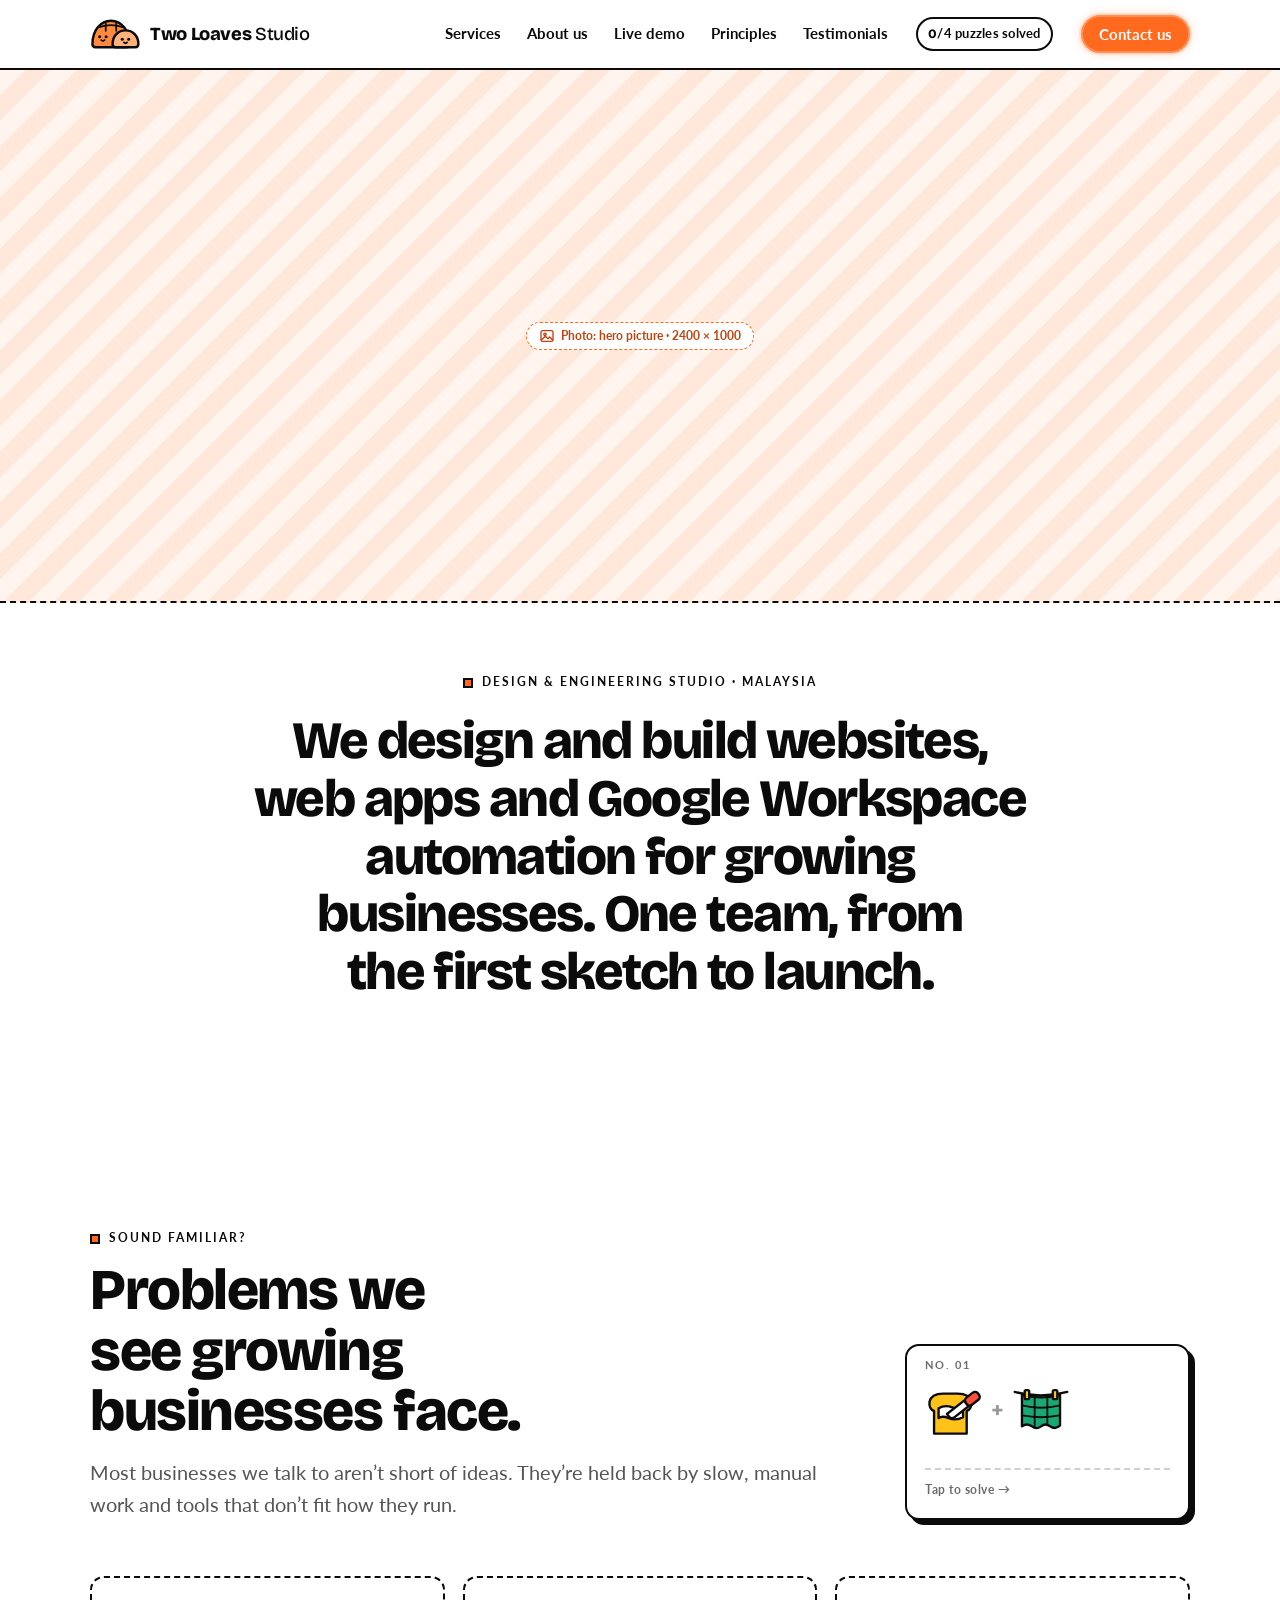
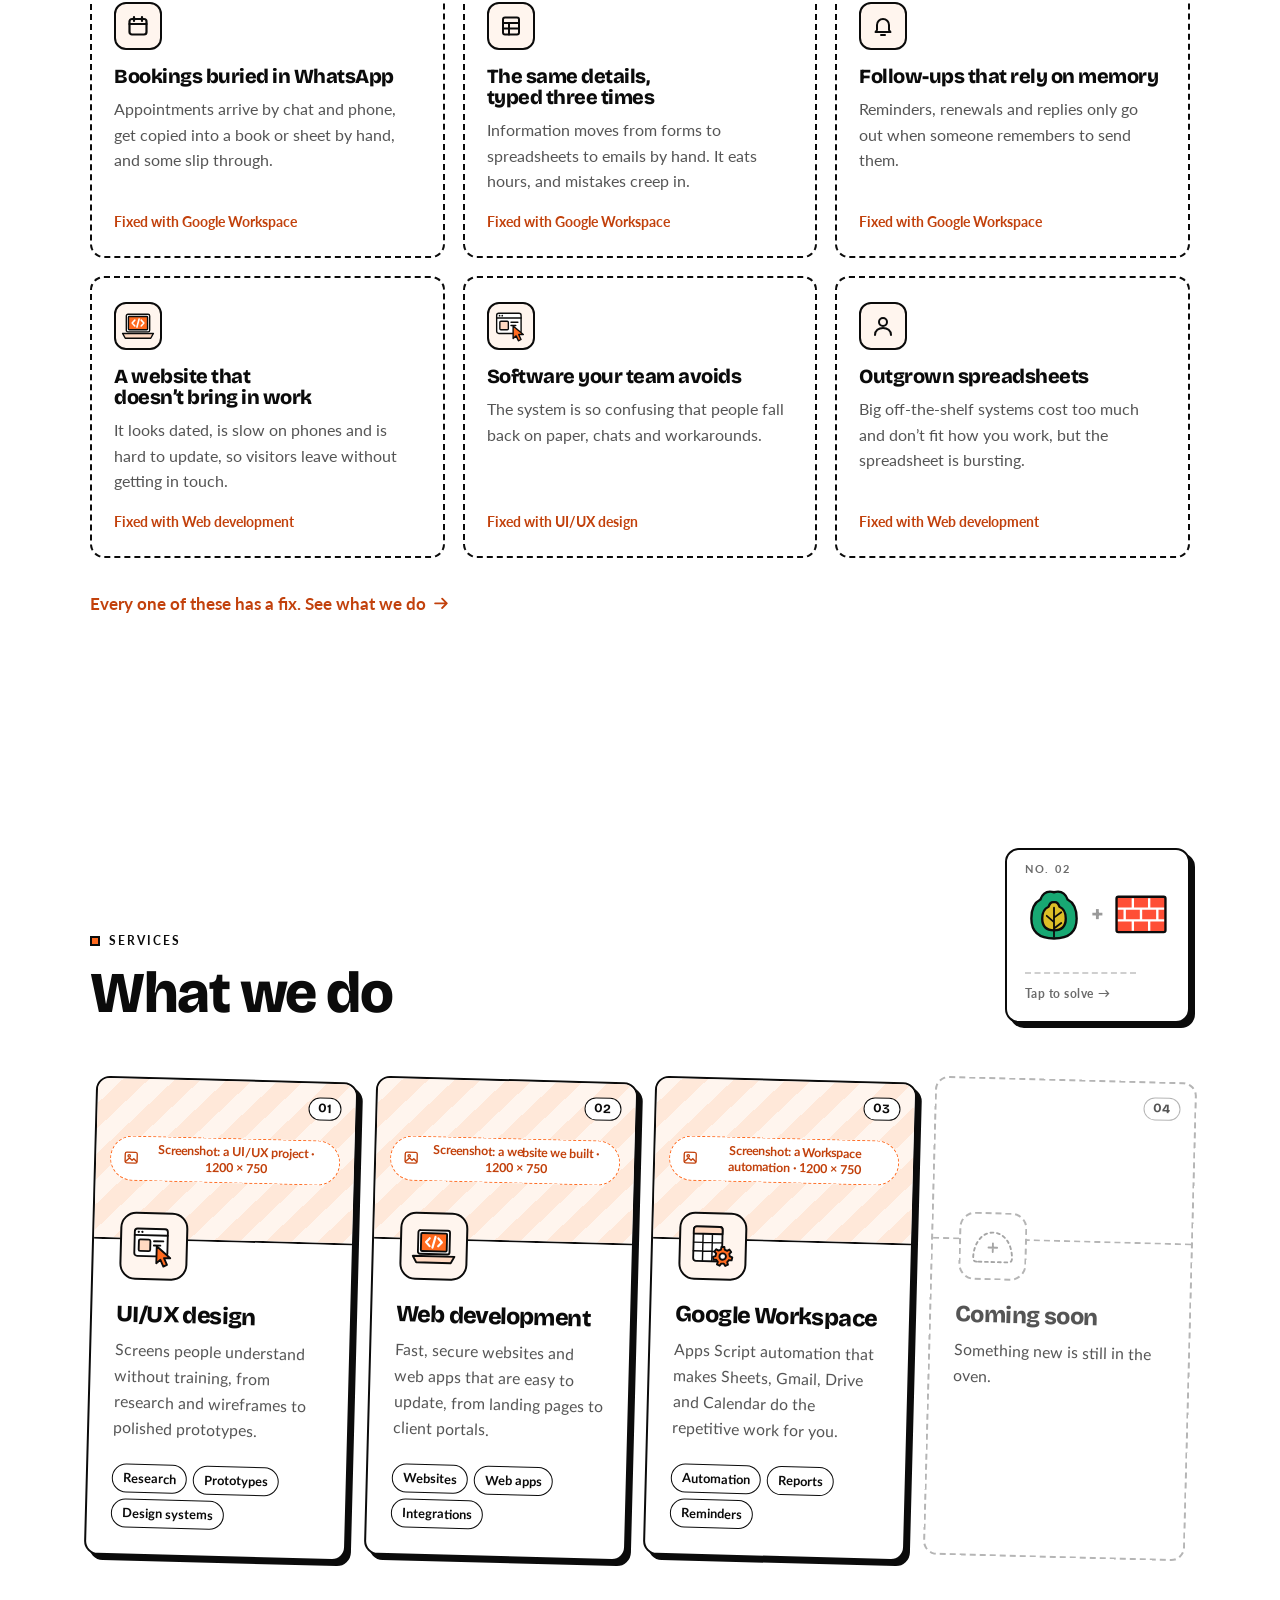
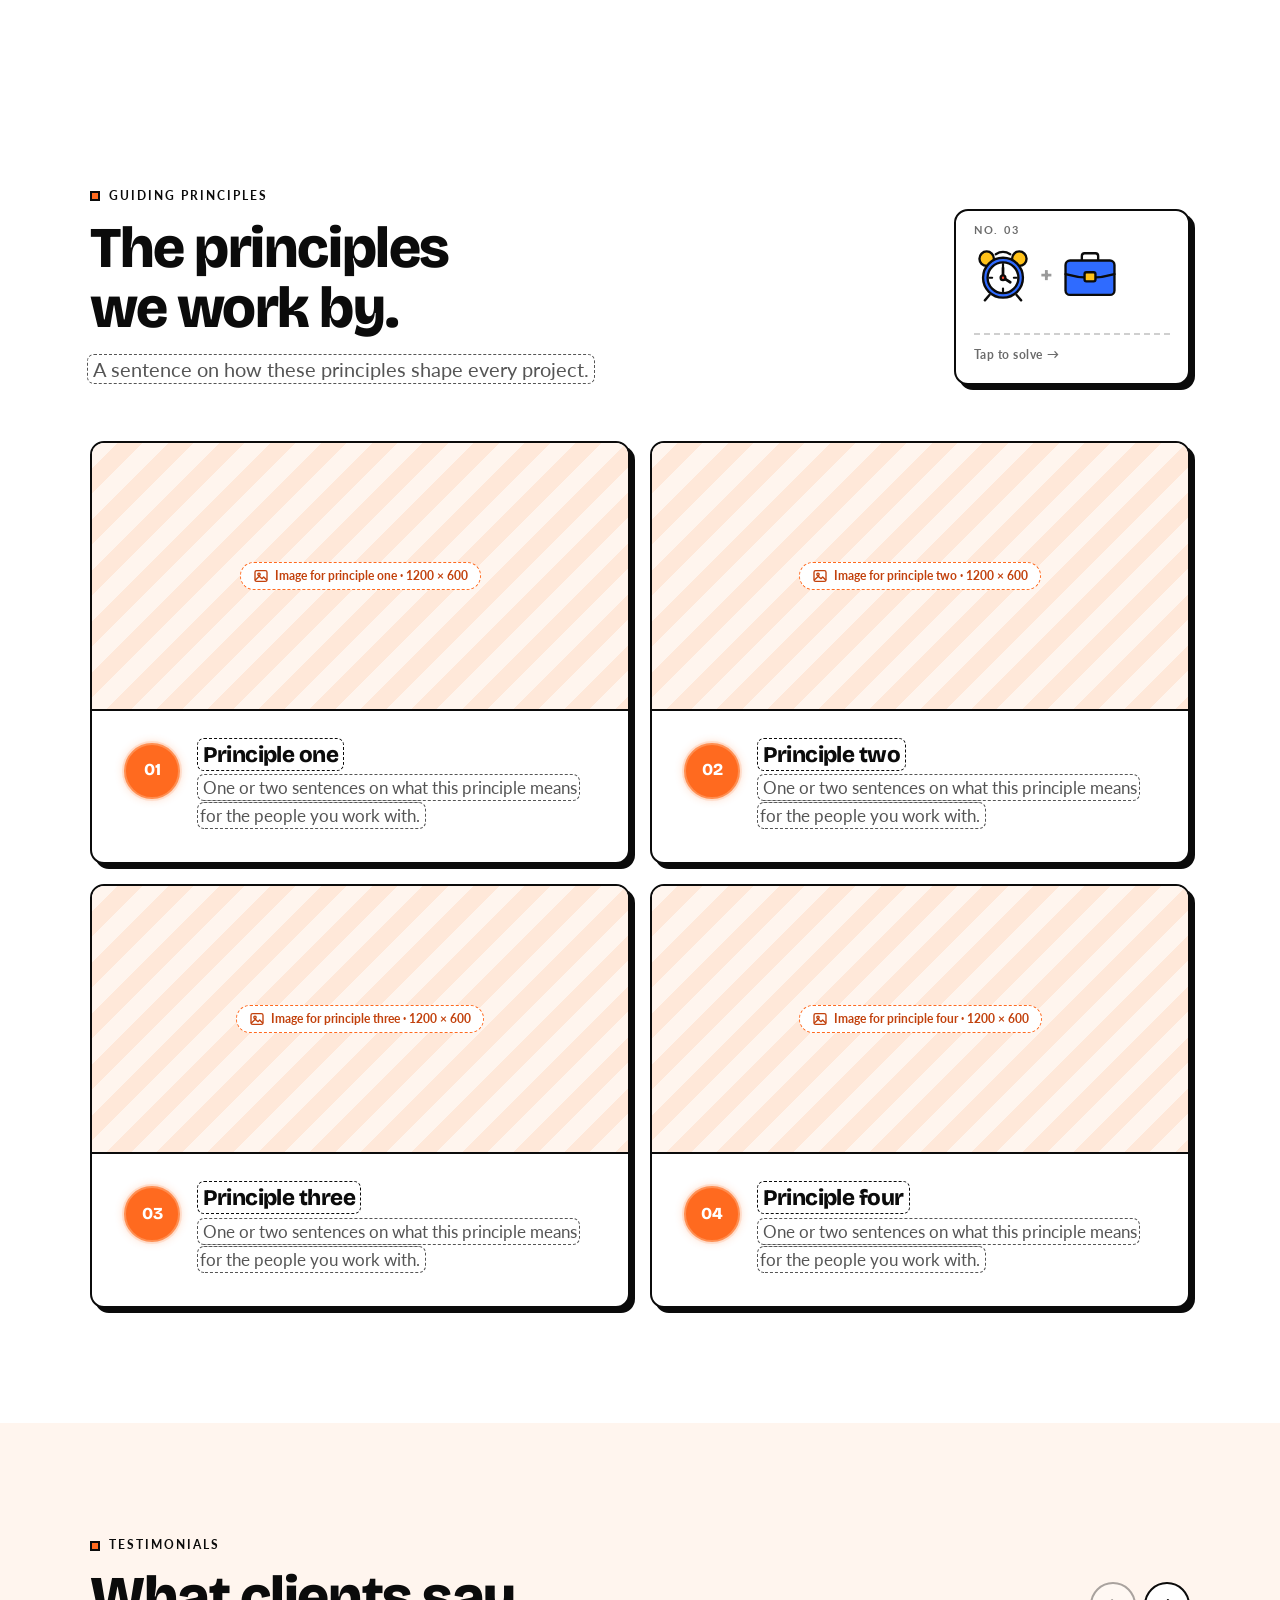
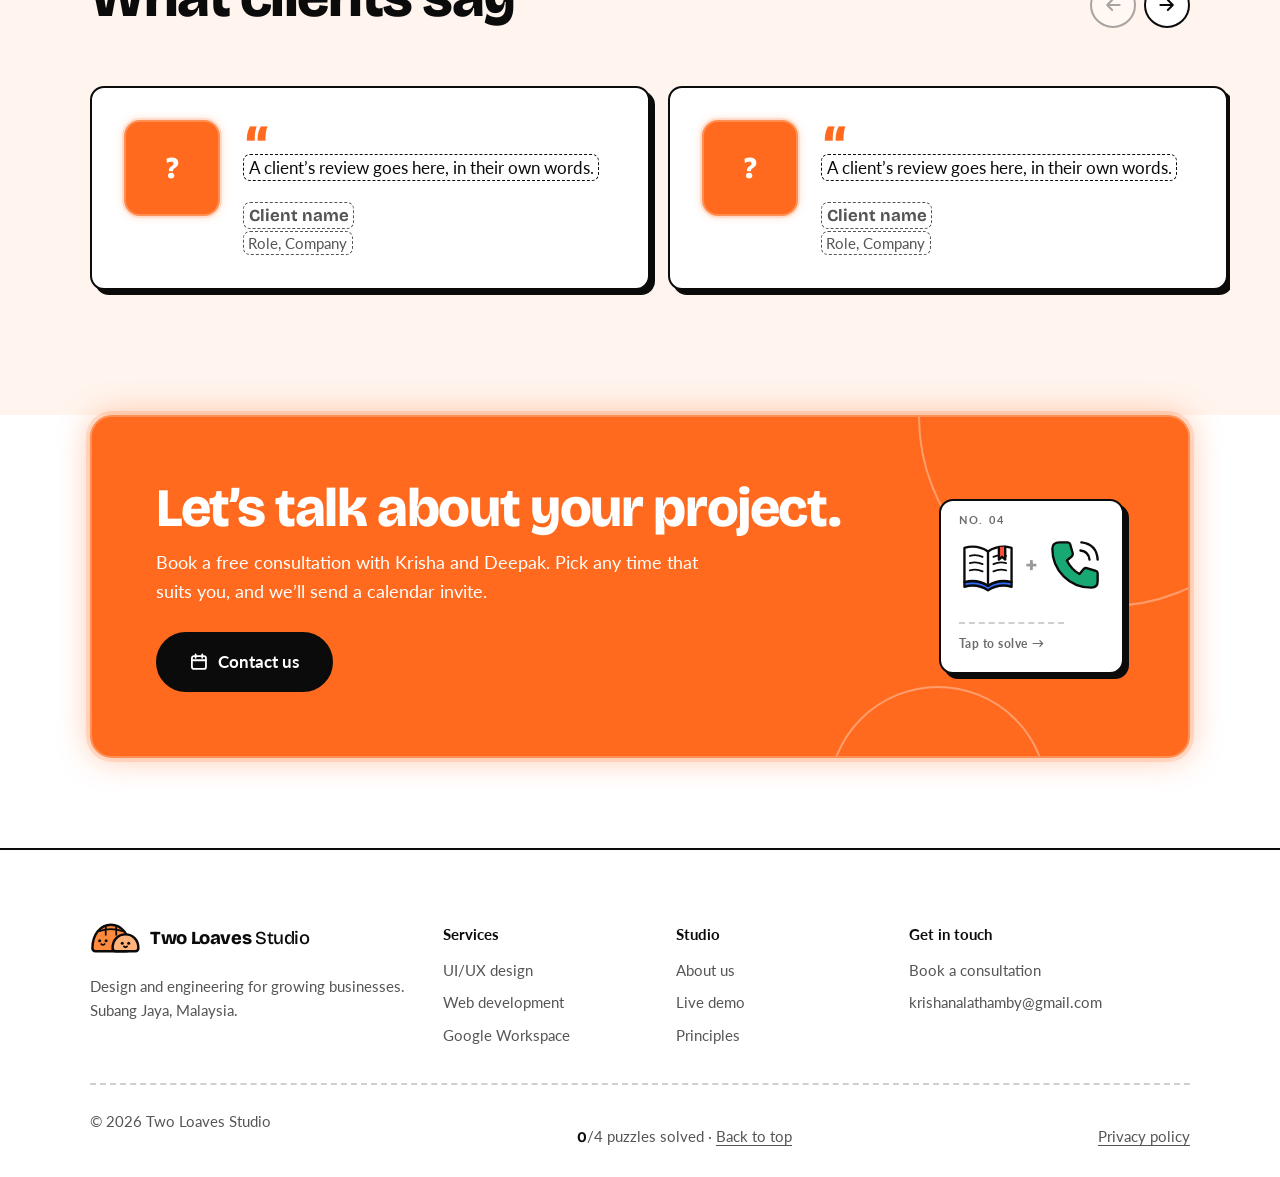
<file: index.html>
<!doctype html>
<html lang="en-MY">
<head>
  <meta charset="utf-8">
  <meta name="viewport" content="width=device-width, initial-scale=1">
  <title>Two Loaves Studio | UI/UX design, web development and Google Workspace</title>
  <meta name="description" content="Two Loaves Studio is a design and engineering studio in Malaysia. We design and build websites, web apps and Google Workspace automation for growing businesses.">
  <meta property="og:type" content="website">
  <meta property="og:title" content="Two Loaves Studio | UI/UX design, web development and Google Workspace">
  <meta property="og:description" content="Two Loaves Studio is a design and engineering studio in Malaysia. We design and build websites, web apps and Google Workspace automation for growing businesses.">
  <meta name="theme-color" content="#ffffff">
  <script>document.documentElement.classList.add('js');</script>
  <link rel="icon" href="favicon.svg" type="image/svg+xml">
  <link rel="preconnect" href="https://fonts.googleapis.com">
  <link rel="preconnect" href="https://fonts.gstatic.com" crossorigin>
  <link rel="stylesheet" href="https://fonts.googleapis.com/css2?family=Bricolage+Grotesque:opsz,wght@12..96,400..800&family=Lato:ital,wght@0,400;0,700;0,900;1,400&display=swap">
  <link rel="stylesheet" href="css/styles.css">
</head>
<body>
<a class="skip" href="#main">Skip to content</a>

<!-- Icons: ink outlines, orange inside. Pictograms (p-*) are the rebus puzzle pictures -->
<svg class="sprite" xmlns="http://www.w3.org/2000/svg" aria-hidden="true" focusable="false">
  <symbol id="mark" viewBox="1 20 62 39" fill="none" stroke="currentColor" stroke-width="3" stroke-linecap="round" stroke-linejoin="round">
    <path fill="#ff8a3d" d="M8 56Q4 56 4 52C4 35 14 23 27 23C40 23 50 35 50 52Q50 56 46 56Z"/>
    <path stroke-width="2.2" d="M12.5 31Q27 26 41.5 31M20.5 25.5V35.5M33.5 25.5V35.5"/>
    <g fill="currentColor" stroke="none"><circle cx="13" cy="43" r="1.9"/><circle cx="21" cy="43" r="1.9"/></g>
    <path stroke-width="2.2" d="M15 47Q17 49 19 47"/>
    <path fill="#ffb27a" d="M33 56Q29 56 29 52C29 42 36 35 45 35C54 35 61 42 61 52Q61 56 57 56Z"/>
    <g fill="currentColor" stroke="none"><circle cx="41" cy="46" r="1.9"/><circle cx="49" cy="46" r="1.9"/></g>
    <path stroke-width="2.2" d="M43 50Q45 52 47 50"/>
  </symbol>
  <symbol id="s-ux" viewBox="0 0 64 64" fill="none" stroke="currentColor" stroke-width="2.6" stroke-linecap="round" stroke-linejoin="round">
    <rect fill="#fff" x="5" y="8" width="46" height="38" rx="4"/>
    <path d="M5 17H51"/>
    <g fill="currentColor" stroke="none"><circle cx="10.5" cy="12.5" r="1.6"/><circle cx="15.5" cy="12.5" r="1.6"/></g>
    <rect fill="#ffd9c2" x="11" y="23" width="16" height="16" rx="2"/>
    <path d="M32 25H45M32 31H41"/>
    <path fill="#ff6a1f" d="M36 32V55.6L41.6 50.6L45.9 59.9L50.9 57.4L46.5 48.1H55.2Z"/>
  </symbol>
  <symbol id="s-web" viewBox="0 0 64 64" fill="none" stroke="currentColor" stroke-width="2.6" stroke-linecap="round" stroke-linejoin="round">
    <rect fill="#fff" x="10" y="10" width="44" height="33" rx="3"/>
    <rect fill="#ff6a1f" x="14" y="14" width="36" height="25" rx="1.5"/>
    <path stroke="#fff" stroke-width="3" d="M26 21L21 26.5L26 32M38 21L43 26.5L38 32M34 19L30 34"/>
    <path fill="#ffd9c2" d="M3 46H61L56 55H8Z"/>
  </symbol>
  <symbol id="s-auto" viewBox="0 0 64 64" fill="none" stroke="currentColor" stroke-width="2.6" stroke-linecap="round" stroke-linejoin="round">
    <rect fill="#fff" x="5" y="5" width="40" height="48" rx="4"/>
    <path fill="#ffd9c2" d="M9 5H41Q45 5 45 9V15H5V9Q5 5 9 5Z"/>
    <path stroke-width="2" d="M5 27H45M5 39H45M18 15V53M31 15V53"/>
    <g transform="translate(30 30) scale(.5)" stroke-width="5.2">
      <path fill="#ff6a1f" d="M26.8 12.7L27.8 5.3L36.2 5.3L37.2 12.7L43.9 15.9L50.2 12.1L55.5 18.7L50.3 24L52 31.3L58.9 33.8L57.1 42.1L49.7 41.3L45 47.2L47.4 54.2L39.8 57.9L35.7 51.7L28.3 51.7L24.2 57.9L16.6 54.2L19 47.2L14.3 41.3L6.9 42.1L5.1 33.8L12 31.3L13.7 24L8.5 18.7L13.8 12.1L20.1 15.9Z"/>
      <circle fill="#fff" cx="32" cy="32" r="9"/>
    </g>
  </symbol>
  <symbol id="s-cal" viewBox="0 0 64 64" fill="none" stroke="currentColor" stroke-width="2.6" stroke-linecap="round" stroke-linejoin="round">
    <rect fill="#fff" x="6" y="10" width="52" height="47" rx="4"/>
    <path fill="#ff6a1f" d="M10 10H54Q58 10 58 14V21H6V14Q6 10 10 10Z"/>
    <path stroke-width="4" d="M19 5V14M45 5V14"/>
    <rect fill="#ffd9c2" x="33" y="34" width="9" height="9" rx="2"/>
    <g fill="currentColor" stroke="none"><circle cx="17" cy="29" r="2.4"/><circle cx="27" cy="29" r="2.4"/><circle cx="37.5" cy="29" r="2.4"/><circle cx="47" cy="29" r="2.4"/><circle cx="17" cy="38.5" r="2.4"/><circle cx="27" cy="38.5" r="2.4"/><circle cx="47" cy="38.5" r="2.4"/><circle cx="17" cy="48" r="2.4"/><circle cx="27" cy="48" r="2.4"/><circle cx="37.5" cy="48" r="2.4"/></g>
  </symbol>
  <symbol id="s-soon" viewBox="0 0 64 64" fill="none" stroke="currentColor" stroke-width="2.6" stroke-linecap="round" stroke-linejoin="round" stroke-dasharray="4 5">
    <path d="M10 54Q5 54 5 49C5 29 16 13 32 13C48 13 59 29 59 49Q59 54 54 54Z"/>
    <path stroke-dasharray="none" d="M32 28V40M26 34H38"/>
  </symbol>
  <symbol id="i-arrow" viewBox="0 0 24 24" fill="none" stroke="currentColor" stroke-width="2.4" stroke-linecap="round" stroke-linejoin="round">
    <path d="M4 12H19M13 6L19 12L13 18"/>
  </symbol>
  <symbol id="i-out" viewBox="0 0 24 24" fill="none" stroke="currentColor" stroke-width="2.2" stroke-linecap="round" stroke-linejoin="round">
    <path d="M14 4H20V10M20 4L11 13M18 14V20H4V6H10"/>
  </symbol>
  <symbol id="i-cal" viewBox="0 0 24 24" fill="none" stroke="currentColor" stroke-width="2.2" stroke-linecap="round" stroke-linejoin="round">
    <rect x="3.5" y="5" width="17" height="15.5" rx="2.5"/>
    <path d="M3.5 10H20.5M8 3V7M16 3V7"/>
  </symbol>
  <symbol id="i-check" viewBox="0 0 24 24" fill="none" stroke="currentColor" stroke-width="2.6" stroke-linecap="round" stroke-linejoin="round">
    <path d="M5 12.5L10 17.5L19 7"/>
  </symbol>
  <symbol id="i-sheet" viewBox="0 0 24 24" fill="none" stroke="currentColor" stroke-width="2" stroke-linecap="round" stroke-linejoin="round">
    <rect x="4" y="3.5" width="16" height="17" rx="2"/><path d="M4 9H20M4 14.5H20M10 9V20.5"/>
  </symbol>
  <symbol id="i-user" viewBox="0 0 24 24" fill="none" stroke="currentColor" stroke-width="2" stroke-linecap="round" stroke-linejoin="round">
    <circle cx="12" cy="8" r="4"/><path d="M4 21C4 16.6 7.6 14 12 14S20 16.6 20 21"/>
  </symbol>
  <symbol id="i-mail" viewBox="0 0 24 24" fill="none" stroke="currentColor" stroke-width="2" stroke-linecap="round" stroke-linejoin="round">
    <rect x="3" y="5" width="18" height="14" rx="2"/><path d="M3.5 6.5L12 13L20.5 6.5"/>
  </symbol>
  <symbol id="i-image" viewBox="0 0 24 24" fill="none" stroke="currentColor" stroke-width="2" stroke-linecap="round" stroke-linejoin="round">
    <rect x="3" y="4" width="18" height="16" rx="2.5"/><circle cx="9" cy="9.5" r="1.8"/><path d="M3.5 18L9.5 12.5L13.5 16L16 13.5L20.5 18"/>
  </symbol>
  <symbol id="i-bell" viewBox="0 0 24 24" fill="none" stroke="currentColor" stroke-width="2" stroke-linecap="round" stroke-linejoin="round">
    <path d="M6 16V11A6 6 0 0 1 18 11V16L19.5 18H4.5Z"/><path d="M10 21H14"/>
  </symbol>
  <symbol id="p-knife" viewBox="0 0 64 64" fill="none" stroke="currentColor" stroke-width="2.6" stroke-linecap="round" stroke-linejoin="round">
    <path fill="#ffc21a" d="M10 58V33Q4 31 5 23Q7 14 20 14H36Q49 14 51 23Q52 31 46 33V58Z"/>
    <path style="fill:var(--w,#fff)" d="M15 30Q22 26 30 29Q38 32 42 29V40Q34 44 26 41Q19 38 15 41Z"/>
    <g transform="rotate(-38 44 26)">
      <path style="fill:var(--w,#fff)" d="M22 22H46V30H27Q22 30 22 26Z"/>
      <rect fill="#ff4f36" x="46" y="21" width="17" height="10" rx="4"/>
    </g>
  </symbol>
  <symbol id="p-sheet" viewBox="0 0 64 64" fill="none" stroke="currentColor" stroke-width="2.6" stroke-linecap="round" stroke-linejoin="round">
    <path d="M3 12Q32 20 61 12"/>
    <path fill="#18a873" d="M11 15Q32 21 53 15V49Q48 54 42 50Q37 46 32 50Q27 54 22 50Q16 46 11 50Z"/>
    <path stroke-width="2" d="M25 18V51.5M39 18V48.5M11 27Q32 32 53 27M11 38Q32 42 53 38"/>
    <rect fill="#ffc21a" x="14" y="10" width="5" height="10" rx="1.5"/>
    <rect fill="#ffc21a" x="45" y="10" width="5" height="10" rx="1.5"/>
  </symbol>
  <symbol id="p-lettuce" viewBox="0 0 64 64" fill="none" stroke="currentColor" stroke-width="2.6" stroke-linecap="round" stroke-linejoin="round">
    <path fill="#18a873" d="M32 59Q7 59 7 37Q7 21 17 16Q21 5 32 8Q43 5 47 16Q57 21 57 37Q57 59 32 59Z"/>
    <path fill="#ffc21a" fill-opacity=".85" d="M32 50Q19 50 19 37Q19 27 26 24Q28 18 32 19Q36 18 38 24Q45 27 45 37Q45 50 32 50Z"/>
    <path stroke-width="2" d="M32 57V25M32 41L24 34M32 36L40 30M32 48L40 42"/>
  </symbol>
  <symbol id="p-bricks" viewBox="0 0 64 64" fill="none" stroke="currentColor" stroke-width="2.6" stroke-linecap="round" stroke-linejoin="round">
    <rect fill="#ff4f36" x="5" y="13" width="54" height="39" rx="2"/>
    <path stroke="#fff" stroke-width="2.6" stroke-linecap="butt" d="M6.5 26H57.5M6.5 39H57.5M23 14.5V26M41 14.5V26M14 26V39M32 26V39M50 26V39M23 39V50.5M41 39V50.5"/>
  </symbol>
  <symbol id="p-glass" viewBox="0 0 64 64" fill="none" stroke="currentColor" stroke-width="2.6" stroke-linecap="round" stroke-linejoin="round">
    <path fill="#ffc21a" stroke="none" d="M15.6 15H48.4L44.9 58H19.1Z"/>
    <path stroke-width="2" d="M15.6 15H48.4"/>
    <g style="fill:var(--w,#fff)" stroke-width="2"><circle cx="27" cy="33" r="2.5"/><circle cx="37" cy="26" r="2"/><circle cx="33" cy="45" r="2.5"/></g>
    <path d="M14 5H50L45 59H19Z"/>
  </symbol>
  <symbol id="p-stack" viewBox="0 0 64 64" fill="none" stroke="currentColor" stroke-width="2.6" stroke-linecap="round" stroke-linejoin="round">
    <path d="M2 58H62"/>
    <ellipse fill="#ffc21a" cx="32" cy="49" rx="27" ry="7"/>
    <ellipse fill="#ffc21a" cx="32" cy="39" rx="27" ry="7"/>
    <ellipse fill="#ffc21a" cx="32" cy="29" rx="27" ry="7"/>
    <path fill="#ff4f36" d="M14 29Q20 24 32 24Q44 24 50 29Q46 33 42 31Q40 37 37 32Q30 36 26 32Q22 35 20 31Q16 33 14 29Z"/>
    <rect style="fill:var(--w,#fff)" x="26" y="17" width="12" height="8" rx="1.5"/>
  </symbol>
  <symbol id="p-case" viewBox="0 0 64 64" fill="none" stroke="currentColor" stroke-width="2.6" stroke-linecap="round" stroke-linejoin="round">
    <path d="M23 16V11Q23 8 26 8H38Q41 8 41 11V16"/>
    <rect fill="#2f6bff" x="5" y="16" width="54" height="38" rx="5"/>
    <path d="M5 31Q32 39 59 31"/>
    <rect fill="#ffc21a" x="26" y="29" width="12" height="10" rx="2"/>
  </symbol>
  <symbol id="p-clock" viewBox="0 0 64 64" fill="none" stroke="currentColor" stroke-width="2.6" stroke-linecap="round" stroke-linejoin="round">
    <path d="M24 9Q32 4 40 9"/>
    <path d="M17 54L12 60M47 54L52 60"/>
    <circle fill="#ffc21a" cx="14" cy="14" r="8"/>
    <circle fill="#ffc21a" cx="50" cy="14" r="8"/>
    <circle fill="#2f6bff" cx="32" cy="35" r="22"/>
    <circle style="fill:var(--w,#fff)" cx="32" cy="35" r="17"/>
    <path stroke-width="2.4" d="M32 20V23M32 47V50M17 35H20M44 35H47"/>
    <path stroke-width="3" d="M32 35V24M32 35L40 40"/>
    <circle fill="#ff4f36" cx="32" cy="35" r="2.6"/>
  </symbol>
  <symbol id="p-book" viewBox="0 0 64 64" fill="none" stroke="currentColor" stroke-width="2.6" stroke-linecap="round" stroke-linejoin="round">
    <path fill="#2f6bff" d="M6 51Q20 47 32 55Q44 47 58 51V56Q44 52 32 60Q20 52 6 56Z"/>
    <path style="fill:var(--w,#fff)" d="M32 17Q20 9 6 13V51Q20 47 32 55Q44 47 58 51V13Q44 9 32 17Z"/>
    <path d="M32 17V55"/>
    <path stroke-width="2" d="M12 22Q19 20 26 23M12 30Q19 28 26 31M12 38Q19 36 26 39M38 23Q45 20 52 22M38 31Q45 28 52 30M38 39Q45 36 52 38"/>
    <path fill="#ff4f36" d="M44 12.2V26L47.5 23L51 26V11.8"/>
  </symbol>
  <symbol id="p-phone" viewBox="0 0 64 64" fill="none" stroke="currentColor" stroke-width="2.6" stroke-linecap="round" stroke-linejoin="round">
    <path d="M38 16Q47 17 48 26M39 7Q56 9 57 26"/>
    <path fill="#18a873" d="M15 7H24Q26 7 26.6 9L29.5 19Q30 21 28.5 22.5L23 27Q28 37 37 42L41.5 36.5Q43 35 45 35.5L55 38.4Q57 39 57 41V50Q57 57 50 57Q32 57 19.5 44.5Q7 32 7 14Q7 7 15 7Z"/>
  </symbol>
</svg>

<header class="nav">
  <div class="wrap nav__in">
    <a class="brand" href="#top">
      <svg class="brand__mark" aria-hidden="true"><use href="#mark"/></svg>
      <span>Two Loaves <span class="brand__sub">Studio</span></span>
    </a>
    <nav class="nav__links" aria-label="Sections">
      <a href="#services">Services</a>
      <a href="about.html">About us</a>
      <a href="demo.html">Live demo</a>
      <a href="#principles">Principles</a>
      <a href="#testimonials">Testimonials</a>
    </nav>
    <p class="score" aria-live="polite"><b data-score>0</b>/<span data-total>4</span> puzzles solved</p>
    <a class="btn btn--sm" href="https://calendar.app.google/YWKjsHaXESSNEb7WA" target="_blank" rel="noopener">Contact us</a>
  </div>
</header>

<main id="main">

  <!-- 1. What we do -->
  <section class="hero" id="top">
    <!-- Hero picture, edge to edge. Placeholder for now: swap for
         <img class="shot hero__shot" src="images/hero.jpg" alt="…describe the photo…"> (2400 × 1000) -->
    <div class="img-ph hero__shot" aria-hidden="true"><span><svg class="i"><use href="#i-image"/></svg>Photo: hero picture · 2400 × 1000</span></div>

    <div class="wrap">
      <div class="hero__copy">
        <p class="eyebrow">Design &amp; engineering studio · Malaysia</p>
        <h1>We design and build websites, web apps and Google Workspace automation for growing businesses. One team, from the first sketch to launch.</h1>
      </div>
    </div>
  </section>

  <!-- 2. The problems we solve, leading into Services -->
  <section class="sec" id="problems">
    <div class="wrap">
      <div class="sec-head reveal">
        <div>
          <p class="eyebrow">Sound familiar?</p>
          <h2>Problems we see growing businesses face.</h2>
          <p class="lede">Most businesses we talk to aren’t short of ideas. They’re held back by slow, manual work and tools that don’t fit how they run.</p>
        </div>
        <button class="rebus" type="button" aria-pressed="false">
          <span class="rebus__no">No. 01</span>
          <span class="sr-only">Rebus: a knife spreading butter on bread, plus a bedsheet on a washing line.</span>
          <span class="rebus__pics">
            <span class="pic"><svg aria-hidden="true"><use href="#p-knife"/></svg><span class="pic__word">spread</span></span>
            <span class="op" aria-hidden="true">+</span>
            <span class="pic"><svg aria-hidden="true"><use href="#p-sheet"/></svg><span class="pic__word">sheet</span></span>
          </span>
          <span class="rebus__foot">
            <span class="rebus__hint">Tap to solve</span>
            <span class="rebus__answer">It’s always a spreadsheet</span>
          </span>
        </button>
      </div>

      <ul class="problems">
        <li class="problem reveal">
          <span class="problem__icon"><svg aria-hidden="true"><use href="#i-cal"/></svg></span>
          <h3>Bookings buried in WhatsApp</h3>
          <p>Appointments arrive by chat and phone, get copied into a book or sheet by hand, and some slip through.</p>
          <p class="problem__fix">Fixed with Google Workspace</p>
        </li>
        <li class="problem reveal">
          <span class="problem__icon"><svg aria-hidden="true"><use href="#i-sheet"/></svg></span>
          <h3>The same details, typed three times</h3>
          <p>Information moves from forms to spreadsheets to emails by hand. It eats hours, and mistakes creep in.</p>
          <p class="problem__fix">Fixed with Google Workspace</p>
        </li>
        <li class="problem reveal">
          <span class="problem__icon"><svg aria-hidden="true"><use href="#i-bell"/></svg></span>
          <h3>Follow-ups that rely on memory</h3>
          <p>Reminders, renewals and replies only go out when someone remembers to send them.</p>
          <p class="problem__fix">Fixed with Google Workspace</p>
        </li>
        <li class="problem reveal">
          <span class="problem__icon problem__icon--lg"><svg aria-hidden="true"><use href="#s-web"/></svg></span>
          <h3>A website that doesn’t bring in work</h3>
          <p>It looks dated, is slow on phones and is hard to update, so visitors leave without getting in touch.</p>
          <p class="problem__fix">Fixed with Web development</p>
        </li>
        <li class="problem reveal">
          <span class="problem__icon problem__icon--lg"><svg aria-hidden="true"><use href="#s-ux"/></svg></span>
          <h3>Software your team avoids</h3>
          <p>The system is so confusing that people fall back on paper, chats and workarounds.</p>
          <p class="problem__fix">Fixed with UI/UX design</p>
        </li>
        <li class="problem reveal">
          <span class="problem__icon"><svg aria-hidden="true"><use href="#i-user"/></svg></span>
          <h3>Outgrown spreadsheets</h3>
          <p>Big off-the-shelf systems cost too much and don’t fit how you work, but the spreadsheet is bursting.</p>
          <p class="problem__fix">Fixed with Web development</p>
        </li>
      </ul>

      <a class="link-arrow problems__next" href="#services">Every one of these has a fix. See what we do <svg class="i" aria-hidden="true"><use href="#i-arrow"/></svg></a>
    </div>
  </section>

  <!-- 3. Services -->
  <section class="sec" id="services">
    <div class="wrap">
      <div class="sec-head reveal">
        <div>
          <p class="eyebrow">Services</p>
          <h2>What we do</h2>
        </div>
        <button class="rebus" type="button" aria-pressed="false">
          <span class="rebus__no">No. 02</span>
          <span class="sr-only">Rebus: a lettuce, plus a brick wall.</span>
          <span class="rebus__pics">
            <span class="pic"><svg aria-hidden="true"><use href="#p-lettuce"/></svg><span class="pic__word">lettuce</span></span>
            <span class="op" aria-hidden="true">+</span>
            <span class="pic"><svg aria-hidden="true"><use href="#p-bricks"/></svg><span class="pic__word">build</span></span>
          </span>
          <span class="rebus__foot">
            <span class="rebus__hint">Tap to solve</span>
            <span class="rebus__answer">Let us build</span>
          </span>
        </button>
      </div>

      <ul class="services">
        <li class="service reveal">
          <span class="service__no">01</span>
          <!-- Image placeholder. Swap for: <img class="shot service__shot" src="images/service-ux.jpg" alt="A UI/UX design project" loading="lazy"> (1200 × 750) -->
          <div class="img-ph service__shot" aria-hidden="true"><span><svg class="i"><use href="#i-image"/></svg>Screenshot: a UI/UX project · 1200 × 750</span></div>
          <span class="service__icon"><svg aria-hidden="true"><use href="#s-ux"/></svg></span>
          <h3>UI/UX design</h3>
          <p>Screens people understand without training, from research and wireframes to polished prototypes.</p>
          <ul class="tags"><li>Research</li><li>Prototypes</li><li>Design systems</li></ul>
        </li>
        <li class="service reveal">
          <span class="service__no">02</span>
          <!-- Image placeholder. Swap for: <img class="shot service__shot" src="images/service-web.jpg" alt="A website we built" loading="lazy"> (1200 × 750) -->
          <div class="img-ph service__shot" aria-hidden="true"><span><svg class="i"><use href="#i-image"/></svg>Screenshot: a website we built · 1200 × 750</span></div>
          <span class="service__icon"><svg aria-hidden="true"><use href="#s-web"/></svg></span>
          <h3>Web development</h3>
          <p>Fast, secure websites and web apps that are easy to update, from landing pages to client portals.</p>
          <ul class="tags"><li>Websites</li><li>Web apps</li><li>Integrations</li></ul>
        </li>
        <li class="service reveal">
          <span class="service__no">03</span>
          <!-- Image placeholder. Swap for: <img class="shot service__shot" src="images/service-workspace.jpg" alt="A Google Workspace automation" loading="lazy"> (1200 × 750) -->
          <div class="img-ph service__shot" aria-hidden="true"><span><svg class="i"><use href="#i-image"/></svg>Screenshot: a Workspace automation · 1200 × 750</span></div>
          <span class="service__icon"><svg aria-hidden="true"><use href="#s-auto"/></svg></span>
          <h3>Google Workspace</h3>
          <p>Apps Script automation that makes Sheets, Gmail, Drive and Calendar do the repetitive work for you.</p>
          <ul class="tags"><li>Automation</li><li>Reports</li><li>Reminders</li></ul>
        </li>
        <!-- Placeholder: the fourth service is added later -->
        <li class="service service--soon reveal">
          <span class="service__no">04</span>
          <div class="img-ph img-ph--blank service__shot" aria-hidden="true"></div>
          <span class="service__icon"><svg aria-hidden="true"><use href="#s-soon"/></svg></span>
          <h3>Coming soon</h3>
          <p>Something new is still in the oven.</p>
        </li>
      </ul>
    </div>
  </section>

  <!-- 4. Guiding principles. Placeholder: replace the lede and each principle's title and text -->
  <section class="sec" id="principles">
    <div class="wrap">
      <div class="sec-head reveal">
        <div>
          <p class="eyebrow">Guiding principles</p>
          <h2>The principles we work by.</h2>
          <p class="lede"><span class="ph">A sentence on how these principles shape every project.</span></p>
        </div>
        <button class="rebus" type="button" aria-pressed="false">
          <span class="rebus__no">No. 03</span>
          <span class="sr-only">Rebus: a clock, plus a briefcase.</span>
          <span class="rebus__pics">
            <span class="pic"><svg aria-hidden="true"><use href="#p-clock"/></svg><span class="pic__word">clock</span></span>
            <span class="op" aria-hidden="true">+</span>
            <span class="pic"><svg aria-hidden="true"><use href="#p-case"/></svg><span class="pic__word">work</span></span>
          </span>
          <span class="rebus__foot">
            <span class="rebus__hint">Tap to solve</span>
            <span class="rebus__answer">Runs like clockwork</span>
          </span>
        </button>
      </div>

      <ol class="principles">
        <li class="principle reveal">
          <!-- Image placeholder. Swap for: <img class="shot principle__shot" src="images/principle-1.jpg" alt="" loading="lazy"> (1200 × 600) -->
          <div class="img-ph principle__shot" aria-hidden="true"><span><svg class="i"><use href="#i-image"/></svg>Image for principle one · 1200 × 600</span></div>
          <span class="principle__no">01</span>
          <h3><span class="ph">Principle one</span></h3>
          <p><span class="ph">One or two sentences on what this principle means for the people you work with.</span></p>
        </li>
        <li class="principle reveal">
          <!-- Image placeholder. Swap for: <img class="shot principle__shot" src="images/principle-2.jpg" alt="" loading="lazy"> (1200 × 600) -->
          <div class="img-ph principle__shot" aria-hidden="true"><span><svg class="i"><use href="#i-image"/></svg>Image for principle two · 1200 × 600</span></div>
          <span class="principle__no">02</span>
          <h3><span class="ph">Principle two</span></h3>
          <p><span class="ph">One or two sentences on what this principle means for the people you work with.</span></p>
        </li>
        <li class="principle reveal">
          <!-- Image placeholder. Swap for: <img class="shot principle__shot" src="images/principle-3.jpg" alt="" loading="lazy"> (1200 × 600) -->
          <div class="img-ph principle__shot" aria-hidden="true"><span><svg class="i"><use href="#i-image"/></svg>Image for principle three · 1200 × 600</span></div>
          <span class="principle__no">03</span>
          <h3><span class="ph">Principle three</span></h3>
          <p><span class="ph">One or two sentences on what this principle means for the people you work with.</span></p>
        </li>
        <li class="principle reveal">
          <!-- Image placeholder. Swap for: <img class="shot principle__shot" src="images/principle-4.jpg" alt="" loading="lazy"> (1200 × 600) -->
          <div class="img-ph principle__shot" aria-hidden="true"><span><svg class="i"><use href="#i-image"/></svg>Image for principle four · 1200 × 600</span></div>
          <span class="principle__no">04</span>
          <h3><span class="ph">Principle four</span></h3>
          <p><span class="ph">One or two sentences on what this principle means for the people you work with.</span></p>
        </li>
      </ol>
    </div>
  </section>

  <!-- 5. Proof. Placeholder cards for now. Once reviews are connected (REVIEWS_ENDPOINT in js/main.js)
       and at least one is approved, the real reviews replace these. -->
  <section class="sec sec--tint" id="testimonials" data-testimonials>
    <div class="wrap">
      <div class="sec-head sec-head--row">
        <div>
          <p class="eyebrow">Testimonials</p>
          <h2>What clients say</h2>
        </div>
        <div class="quotes__nav" data-quotes-nav hidden>
          <button class="round" type="button" data-quotes-prev aria-label="Previous testimonials"><svg class="i i--flip" aria-hidden="true"><use href="#i-arrow"/></svg></button>
          <button class="round" type="button" data-quotes-next aria-label="More testimonials"><svg class="i" aria-hidden="true"><use href="#i-arrow"/></svg></button>
        </div>
      </div>
      <ul class="quotes" data-quotes>
          <li>
            <figure class="quote">
              <div class="quote__logo quote__logo--initials" aria-hidden="true">?</div>
              <blockquote class="quote__text"><p><span class="ph">A client’s review goes here, in their own words.</span></p></blockquote>
              <figcaption class="quote__who"><b><span class="ph">Client name</span></b><span><span class="ph">Role, Company</span></span></figcaption>
            </figure>
          </li>
          <li>
            <figure class="quote">
              <div class="quote__logo quote__logo--initials" aria-hidden="true">?</div>
              <blockquote class="quote__text"><p><span class="ph">A client’s review goes here, in their own words.</span></p></blockquote>
              <figcaption class="quote__who"><b><span class="ph">Client name</span></b><span><span class="ph">Role, Company</span></span></figcaption>
            </figure>
          </li>
          <li>
            <figure class="quote">
              <div class="quote__logo quote__logo--initials" aria-hidden="true">?</div>
              <blockquote class="quote__text"><p><span class="ph">A client’s review goes here, in their own words.</span></p></blockquote>
              <figcaption class="quote__who"><b><span class="ph">Client name</span></b><span><span class="ph">Role, Company</span></span></figcaption>
            </figure>
          </li>
      </ul>
    </div>
  </section>

  <!-- 6. The ask -->
  <section class="contact" id="contact">
    <div class="wrap">
      <div class="contact__card reveal">
        <div class="contact__copy">
          <h2>Let’s talk about your project.</h2>
          <p>Book a free consultation with Krisha and Deepak. Pick any time that suits you, and we’ll send a calendar invite.</p>
          <a class="btn btn--ink btn--lg" href="https://calendar.app.google/YWKjsHaXESSNEb7WA" target="_blank" rel="noopener"><svg class="i" aria-hidden="true"><use href="#i-cal"/></svg> Contact us</a>
        </div>
        <button class="rebus" type="button" aria-pressed="false">
          <span class="rebus__no">No. 04</span>
          <span class="sr-only">Rebus: a book, plus a telephone handset.</span>
          <span class="rebus__pics">
            <span class="pic"><svg aria-hidden="true"><use href="#p-book"/></svg><span class="pic__word">book</span></span>
            <span class="op" aria-hidden="true">+</span>
            <span class="pic"><svg aria-hidden="true"><use href="#p-phone"/></svg><span class="pic__word">call</span></span>
          </span>
          <span class="rebus__foot">
            <span class="rebus__hint">Tap to solve</span>
            <span class="rebus__answer">Book a call</span>
          </span>
        </button>
      </div>
    </div>
  </section>

</main>

<footer class="footer footer--full">
  <div class="wrap">
    <div class="footer__grid">
      <div class="footer__brand">
        <a class="brand" href="#top">
          <svg class="brand__mark" aria-hidden="true"><use href="#mark"/></svg>
          <span>Two Loaves <span class="brand__sub">Studio</span></span>
        </a>
        <p>Design and engineering for growing businesses. Subang Jaya, Malaysia.</p>
      </div>
      <nav aria-label="Services">
        <p class="footer__head">Services</p>
        <ul>
          <li><a href="#services">UI/UX design</a></li>
          <li><a href="#services">Web development</a></li>
          <li><a href="#services">Google Workspace</a></li>
        </ul>
      </nav>
      <nav aria-label="Studio">
        <p class="footer__head">Studio</p>
        <ul>
          <li><a href="about.html">About us</a></li>
          <li><a href="demo.html">Live demo</a></li>
          <li><a href="#principles">Principles</a></li>
        </ul>
      </nav>
      <div>
        <p class="footer__head">Get in touch</p>
        <ul>
          <li><a href="https://calendar.app.google/YWKjsHaXESSNEb7WA" target="_blank" rel="noopener">Book a consultation</a></li>
          <li><a href="mailto:krishanalathamby@gmail.com">krishanalathamby@gmail.com</a></li>
        </ul>
      </div>
    </div>
    <div class="footer__in footer__base">
      <p>© 2026 Two Loaves Studio</p>
      <p class="footer__score"><b data-score>0</b>/<span data-total>4</span> puzzles solved · <a href="#top">Back to top</a></p>
      <p><a href="privacy.html">Privacy policy</a></p>
    </div>
  </div>
</footer>

<div class="toast" data-toast role="status" hidden>
  <svg aria-hidden="true"><use href="#mark"/></svg>
  <p data-toast-text></p>
</div>

<script src="js/main.js"></script>
</body>
</html>
</file>
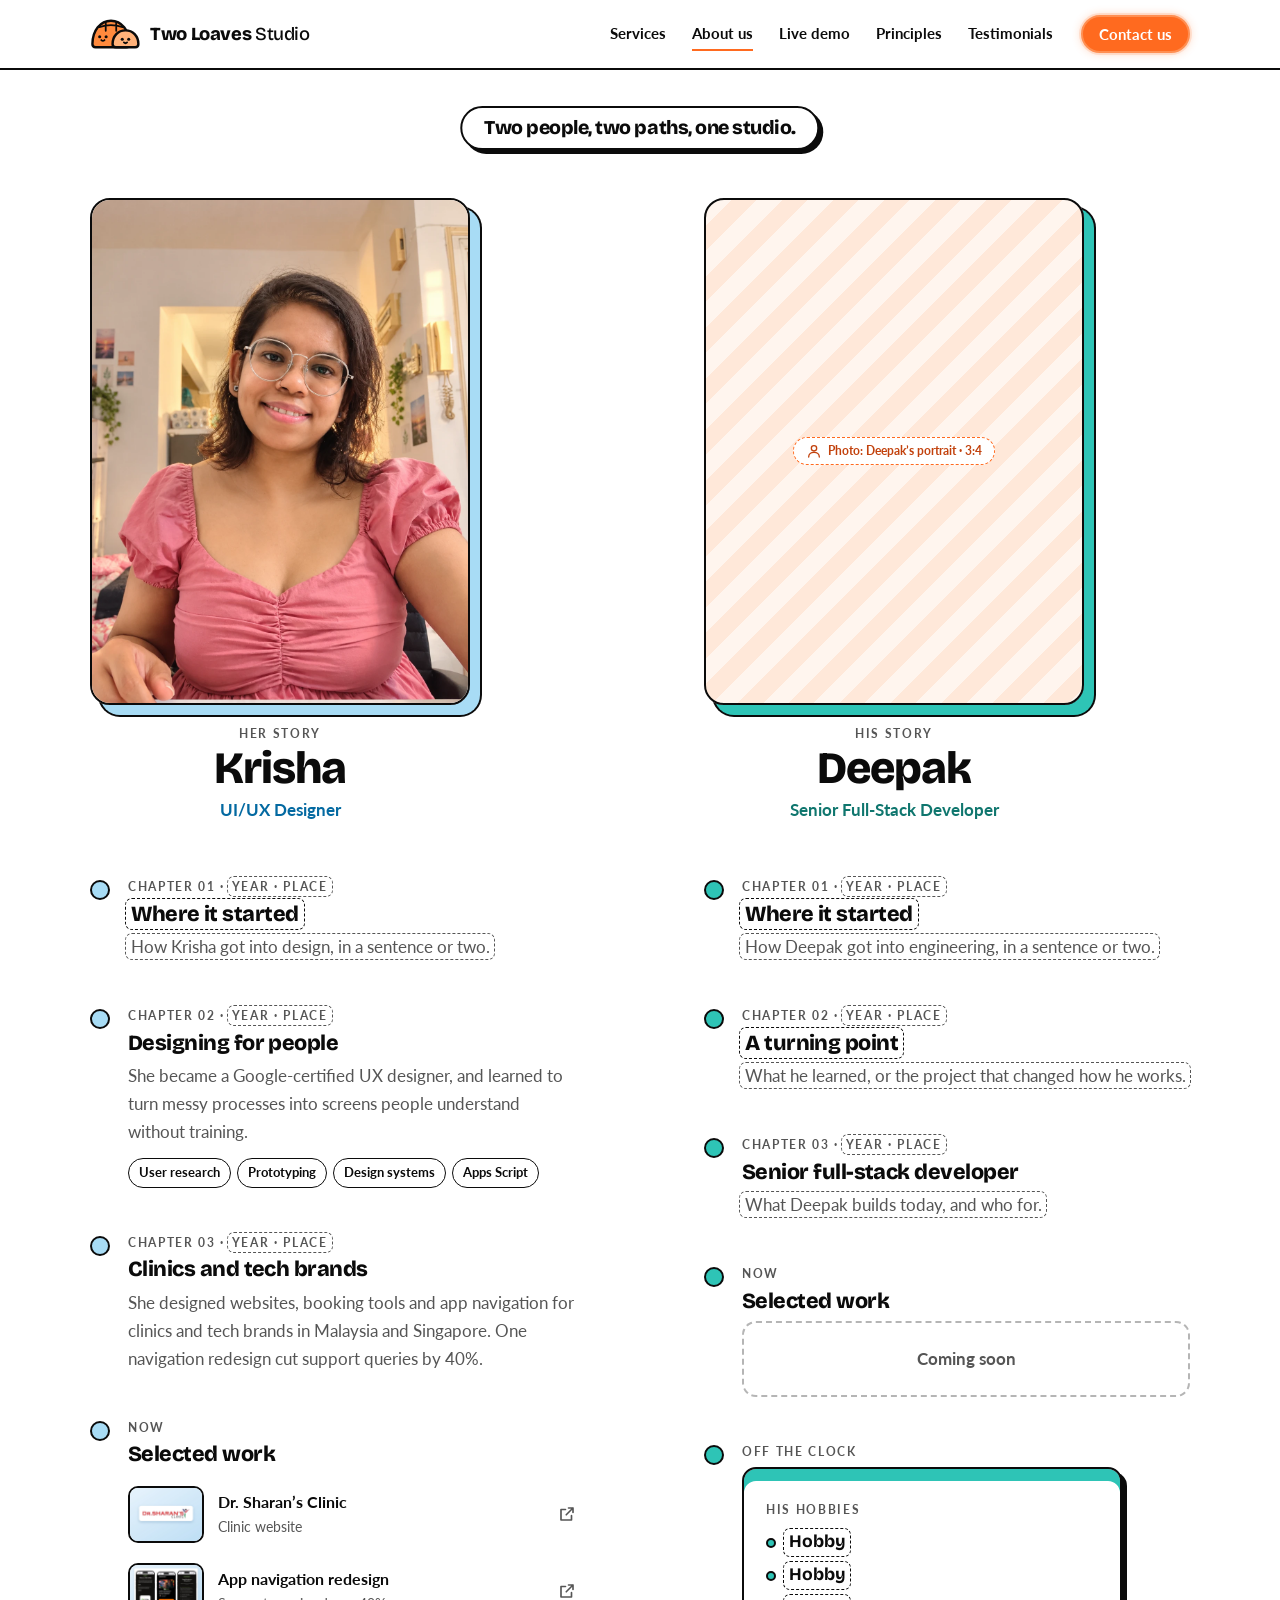
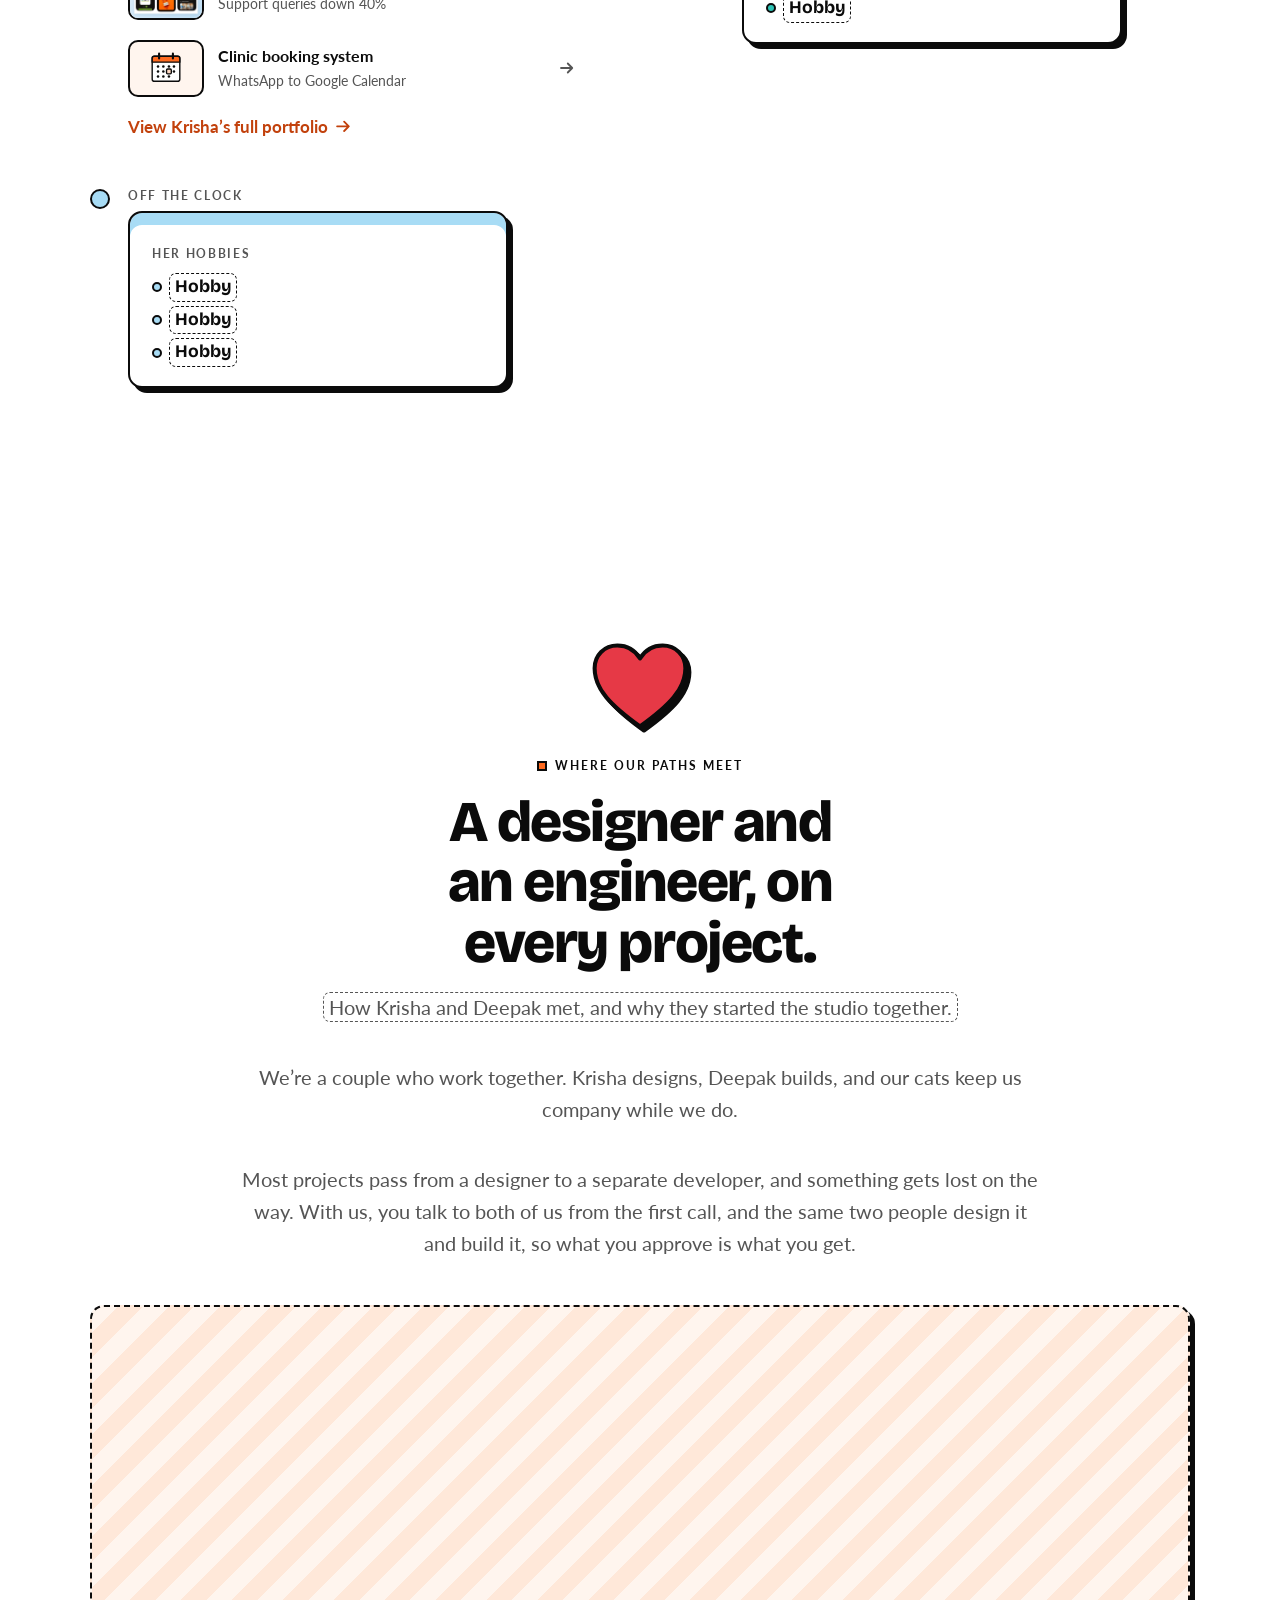
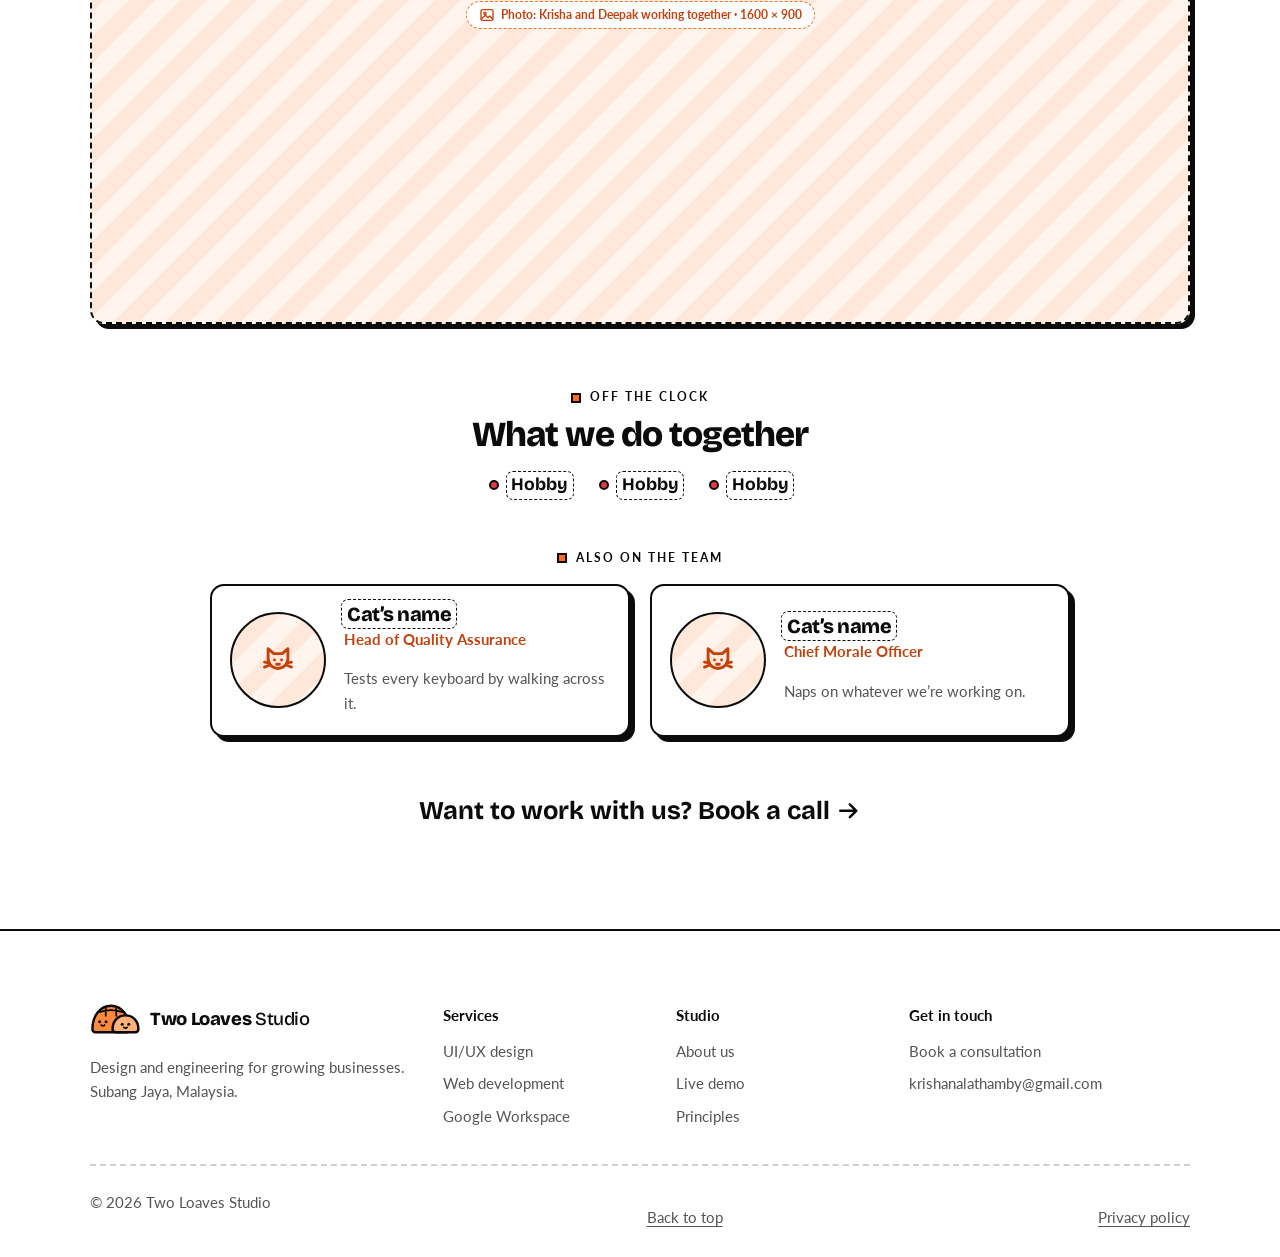
<file: about.html>
<!doctype html>
<html lang="en-MY">
<head>
  <meta charset="utf-8">
  <meta name="viewport" content="width=device-width, initial-scale=1">
  <title>About us | Two Loaves Studio</title>
  <meta name="description" content="Meet Two Loaves Studio: Krisha designs and Deepak builds, so the same two people take your project from the first sketch to launch.">
  <meta property="og:type" content="website">
  <meta property="og:title" content="About us | Two Loaves Studio">
  <meta property="og:description" content="Meet Two Loaves Studio: Krisha designs and Deepak builds, so the same two people take your project from the first sketch to launch.">
  <meta name="theme-color" content="#ffffff">
  <script>document.documentElement.classList.add('js');</script>
  <link rel="icon" href="favicon.svg" type="image/svg+xml">
  <link rel="preconnect" href="https://fonts.googleapis.com">
  <link rel="preconnect" href="https://fonts.gstatic.com" crossorigin>
  <link rel="stylesheet" href="https://fonts.googleapis.com/css2?family=Bricolage+Grotesque:opsz,wght@12..96,400..800&family=Lato:ital,wght@0,400;0,700;0,900;1,400&display=swap">
  <link rel="stylesheet" href="css/styles.css">
</head>
<body>
<a class="skip" href="#main">Skip to content</a>

<!-- Icons: ink outlines, orange inside. Pictograms (p-*) are the rebus puzzle pictures -->
<svg class="sprite" xmlns="http://www.w3.org/2000/svg" aria-hidden="true" focusable="false">
  <symbol id="mark" viewBox="1 20 62 39" fill="none" stroke="currentColor" stroke-width="3" stroke-linecap="round" stroke-linejoin="round">
    <path fill="#ff8a3d" d="M8 56Q4 56 4 52C4 35 14 23 27 23C40 23 50 35 50 52Q50 56 46 56Z"/>
    <path stroke-width="2.2" d="M12.5 31Q27 26 41.5 31M20.5 25.5V35.5M33.5 25.5V35.5"/>
    <g fill="currentColor" stroke="none"><circle cx="13" cy="43" r="1.9"/><circle cx="21" cy="43" r="1.9"/></g>
    <path stroke-width="2.2" d="M15 47Q17 49 19 47"/>
    <path fill="#ffb27a" d="M33 56Q29 56 29 52C29 42 36 35 45 35C54 35 61 42 61 52Q61 56 57 56Z"/>
    <g fill="currentColor" stroke="none"><circle cx="41" cy="46" r="1.9"/><circle cx="49" cy="46" r="1.9"/></g>
    <path stroke-width="2.2" d="M43 50Q45 52 47 50"/>
  </symbol>
  <symbol id="s-ux" viewBox="0 0 64 64" fill="none" stroke="currentColor" stroke-width="2.6" stroke-linecap="round" stroke-linejoin="round">
    <rect fill="#fff" x="5" y="8" width="46" height="38" rx="4"/>
    <path d="M5 17H51"/>
    <g fill="currentColor" stroke="none"><circle cx="10.5" cy="12.5" r="1.6"/><circle cx="15.5" cy="12.5" r="1.6"/></g>
    <rect fill="#ffd9c2" x="11" y="23" width="16" height="16" rx="2"/>
    <path d="M32 25H45M32 31H41"/>
    <path fill="#ff6a1f" d="M36 32V55.6L41.6 50.6L45.9 59.9L50.9 57.4L46.5 48.1H55.2Z"/>
  </symbol>
  <symbol id="s-web" viewBox="0 0 64 64" fill="none" stroke="currentColor" stroke-width="2.6" stroke-linecap="round" stroke-linejoin="round">
    <rect fill="#fff" x="10" y="10" width="44" height="33" rx="3"/>
    <rect fill="#ff6a1f" x="14" y="14" width="36" height="25" rx="1.5"/>
    <path stroke="#fff" stroke-width="3" d="M26 21L21 26.5L26 32M38 21L43 26.5L38 32M34 19L30 34"/>
    <path fill="#ffd9c2" d="M3 46H61L56 55H8Z"/>
  </symbol>
  <symbol id="s-auto" viewBox="0 0 64 64" fill="none" stroke="currentColor" stroke-width="2.6" stroke-linecap="round" stroke-linejoin="round">
    <rect fill="#fff" x="5" y="5" width="40" height="48" rx="4"/>
    <path fill="#ffd9c2" d="M9 5H41Q45 5 45 9V15H5V9Q5 5 9 5Z"/>
    <path stroke-width="2" d="M5 27H45M5 39H45M18 15V53M31 15V53"/>
    <g transform="translate(30 30) scale(.5)" stroke-width="5.2">
      <path fill="#ff6a1f" d="M26.8 12.7L27.8 5.3L36.2 5.3L37.2 12.7L43.9 15.9L50.2 12.1L55.5 18.7L50.3 24L52 31.3L58.9 33.8L57.1 42.1L49.7 41.3L45 47.2L47.4 54.2L39.8 57.9L35.7 51.7L28.3 51.7L24.2 57.9L16.6 54.2L19 47.2L14.3 41.3L6.9 42.1L5.1 33.8L12 31.3L13.7 24L8.5 18.7L13.8 12.1L20.1 15.9Z"/>
      <circle fill="#fff" cx="32" cy="32" r="9"/>
    </g>
  </symbol>
  <symbol id="s-cal" viewBox="0 0 64 64" fill="none" stroke="currentColor" stroke-width="2.6" stroke-linecap="round" stroke-linejoin="round">
    <rect fill="#fff" x="6" y="10" width="52" height="47" rx="4"/>
    <path fill="#ff6a1f" d="M10 10H54Q58 10 58 14V21H6V14Q6 10 10 10Z"/>
    <path stroke-width="4" d="M19 5V14M45 5V14"/>
    <rect fill="#ffd9c2" x="33" y="34" width="9" height="9" rx="2"/>
    <g fill="currentColor" stroke="none"><circle cx="17" cy="29" r="2.4"/><circle cx="27" cy="29" r="2.4"/><circle cx="37.5" cy="29" r="2.4"/><circle cx="47" cy="29" r="2.4"/><circle cx="17" cy="38.5" r="2.4"/><circle cx="27" cy="38.5" r="2.4"/><circle cx="47" cy="38.5" r="2.4"/><circle cx="17" cy="48" r="2.4"/><circle cx="27" cy="48" r="2.4"/><circle cx="37.5" cy="48" r="2.4"/></g>
  </symbol>
  <symbol id="s-soon" viewBox="0 0 64 64" fill="none" stroke="currentColor" stroke-width="2.6" stroke-linecap="round" stroke-linejoin="round" stroke-dasharray="4 5">
    <path d="M10 54Q5 54 5 49C5 29 16 13 32 13C48 13 59 29 59 49Q59 54 54 54Z"/>
    <path stroke-dasharray="none" d="M32 28V40M26 34H38"/>
  </symbol>
  <symbol id="i-arrow" viewBox="0 0 24 24" fill="none" stroke="currentColor" stroke-width="2.4" stroke-linecap="round" stroke-linejoin="round">
    <path d="M4 12H19M13 6L19 12L13 18"/>
  </symbol>
  <symbol id="i-out" viewBox="0 0 24 24" fill="none" stroke="currentColor" stroke-width="2.2" stroke-linecap="round" stroke-linejoin="round">
    <path d="M14 4H20V10M20 4L11 13M18 14V20H4V6H10"/>
  </symbol>
  <symbol id="i-cal" viewBox="0 0 24 24" fill="none" stroke="currentColor" stroke-width="2.2" stroke-linecap="round" stroke-linejoin="round">
    <rect x="3.5" y="5" width="17" height="15.5" rx="2.5"/>
    <path d="M3.5 10H20.5M8 3V7M16 3V7"/>
  </symbol>
  <symbol id="i-check" viewBox="0 0 24 24" fill="none" stroke="currentColor" stroke-width="2.6" stroke-linecap="round" stroke-linejoin="round">
    <path d="M5 12.5L10 17.5L19 7"/>
  </symbol>
  <symbol id="i-sheet" viewBox="0 0 24 24" fill="none" stroke="currentColor" stroke-width="2" stroke-linecap="round" stroke-linejoin="round">
    <rect x="4" y="3.5" width="16" height="17" rx="2"/><path d="M4 9H20M4 14.5H20M10 9V20.5"/>
  </symbol>
  <symbol id="i-user" viewBox="0 0 24 24" fill="none" stroke="currentColor" stroke-width="2" stroke-linecap="round" stroke-linejoin="round">
    <circle cx="12" cy="8" r="4"/><path d="M4 21C4 16.6 7.6 14 12 14S20 16.6 20 21"/>
  </symbol>
  <symbol id="i-cat" viewBox="0 0 24 24" fill="none" stroke="currentColor" stroke-width="2" stroke-linecap="round" stroke-linejoin="round">
    <path d="M5 11V4l4 3.5h6L19 4v7a7 7 0 0 1-14 0Z"/><path d="M9.5 12h.01M14.5 12h.01M11 15h2M2.5 13.5 6 14M2.5 17 6 15.5M21.5 13.5 18 14M21.5 17 18 15.5"/>
  </symbol>
  <symbol id="i-mail" viewBox="0 0 24 24" fill="none" stroke="currentColor" stroke-width="2" stroke-linecap="round" stroke-linejoin="round">
    <rect x="3" y="5" width="18" height="14" rx="2"/><path d="M3.5 6.5L12 13L20.5 6.5"/>
  </symbol>
  <symbol id="i-image" viewBox="0 0 24 24" fill="none" stroke="currentColor" stroke-width="2" stroke-linecap="round" stroke-linejoin="round">
    <rect x="3" y="4" width="18" height="16" rx="2.5"/><circle cx="9" cy="9.5" r="1.8"/><path d="M3.5 18L9.5 12.5L13.5 16L16 13.5L20.5 18"/>
  </symbol>
  <symbol id="i-bell" viewBox="0 0 24 24" fill="none" stroke="currentColor" stroke-width="2" stroke-linecap="round" stroke-linejoin="round">
    <path d="M6 16V11A6 6 0 0 1 18 11V16L19.5 18H4.5Z"/><path d="M10 21H14"/>
  </symbol>
  <symbol id="p-knife" viewBox="0 0 64 64" fill="none" stroke="currentColor" stroke-width="2.6" stroke-linecap="round" stroke-linejoin="round">
    <path fill="#ffc21a" d="M10 58V33Q4 31 5 23Q7 14 20 14H36Q49 14 51 23Q52 31 46 33V58Z"/>
    <path style="fill:var(--w,#fff)" d="M15 30Q22 26 30 29Q38 32 42 29V40Q34 44 26 41Q19 38 15 41Z"/>
    <g transform="rotate(-38 44 26)">
      <path style="fill:var(--w,#fff)" d="M22 22H46V30H27Q22 30 22 26Z"/>
      <rect fill="#ff4f36" x="46" y="21" width="17" height="10" rx="4"/>
    </g>
  </symbol>
  <symbol id="p-sheet" viewBox="0 0 64 64" fill="none" stroke="currentColor" stroke-width="2.6" stroke-linecap="round" stroke-linejoin="round">
    <path d="M3 12Q32 20 61 12"/>
    <path fill="#18a873" d="M11 15Q32 21 53 15V49Q48 54 42 50Q37 46 32 50Q27 54 22 50Q16 46 11 50Z"/>
    <path stroke-width="2" d="M25 18V51.5M39 18V48.5M11 27Q32 32 53 27M11 38Q32 42 53 38"/>
    <rect fill="#ffc21a" x="14" y="10" width="5" height="10" rx="1.5"/>
    <rect fill="#ffc21a" x="45" y="10" width="5" height="10" rx="1.5"/>
  </symbol>
  <symbol id="p-lettuce" viewBox="0 0 64 64" fill="none" stroke="currentColor" stroke-width="2.6" stroke-linecap="round" stroke-linejoin="round">
    <path fill="#18a873" d="M32 59Q7 59 7 37Q7 21 17 16Q21 5 32 8Q43 5 47 16Q57 21 57 37Q57 59 32 59Z"/>
    <path fill="#ffc21a" fill-opacity=".85" d="M32 50Q19 50 19 37Q19 27 26 24Q28 18 32 19Q36 18 38 24Q45 27 45 37Q45 50 32 50Z"/>
    <path stroke-width="2" d="M32 57V25M32 41L24 34M32 36L40 30M32 48L40 42"/>
  </symbol>
  <symbol id="p-bricks" viewBox="0 0 64 64" fill="none" stroke="currentColor" stroke-width="2.6" stroke-linecap="round" stroke-linejoin="round">
    <rect fill="#ff4f36" x="5" y="13" width="54" height="39" rx="2"/>
    <path stroke="#fff" stroke-width="2.6" stroke-linecap="butt" d="M6.5 26H57.5M6.5 39H57.5M23 14.5V26M41 14.5V26M14 26V39M32 26V39M50 26V39M23 39V50.5M41 39V50.5"/>
  </symbol>
  <symbol id="p-glass" viewBox="0 0 64 64" fill="none" stroke="currentColor" stroke-width="2.6" stroke-linecap="round" stroke-linejoin="round">
    <path fill="#ffc21a" stroke="none" d="M15.6 15H48.4L44.9 58H19.1Z"/>
    <path stroke-width="2" d="M15.6 15H48.4"/>
    <g style="fill:var(--w,#fff)" stroke-width="2"><circle cx="27" cy="33" r="2.5"/><circle cx="37" cy="26" r="2"/><circle cx="33" cy="45" r="2.5"/></g>
    <path d="M14 5H50L45 59H19Z"/>
  </symbol>
  <symbol id="p-stack" viewBox="0 0 64 64" fill="none" stroke="currentColor" stroke-width="2.6" stroke-linecap="round" stroke-linejoin="round">
    <path d="M2 58H62"/>
    <ellipse fill="#ffc21a" cx="32" cy="49" rx="27" ry="7"/>
    <ellipse fill="#ffc21a" cx="32" cy="39" rx="27" ry="7"/>
    <ellipse fill="#ffc21a" cx="32" cy="29" rx="27" ry="7"/>
    <path fill="#ff4f36" d="M14 29Q20 24 32 24Q44 24 50 29Q46 33 42 31Q40 37 37 32Q30 36 26 32Q22 35 20 31Q16 33 14 29Z"/>
    <rect style="fill:var(--w,#fff)" x="26" y="17" width="12" height="8" rx="1.5"/>
  </symbol>
  <symbol id="p-case" viewBox="0 0 64 64" fill="none" stroke="currentColor" stroke-width="2.6" stroke-linecap="round" stroke-linejoin="round">
    <path d="M23 16V11Q23 8 26 8H38Q41 8 41 11V16"/>
    <rect fill="#2f6bff" x="5" y="16" width="54" height="38" rx="5"/>
    <path d="M5 31Q32 39 59 31"/>
    <rect fill="#ffc21a" x="26" y="29" width="12" height="10" rx="2"/>
  </symbol>
  <symbol id="p-clock" viewBox="0 0 64 64" fill="none" stroke="currentColor" stroke-width="2.6" stroke-linecap="round" stroke-linejoin="round">
    <path d="M24 9Q32 4 40 9"/>
    <path d="M17 54L12 60M47 54L52 60"/>
    <circle fill="#ffc21a" cx="14" cy="14" r="8"/>
    <circle fill="#ffc21a" cx="50" cy="14" r="8"/>
    <circle fill="#2f6bff" cx="32" cy="35" r="22"/>
    <circle style="fill:var(--w,#fff)" cx="32" cy="35" r="17"/>
    <path stroke-width="2.4" d="M32 20V23M32 47V50M17 35H20M44 35H47"/>
    <path stroke-width="3" d="M32 35V24M32 35L40 40"/>
    <circle fill="#ff4f36" cx="32" cy="35" r="2.6"/>
  </symbol>
  <symbol id="p-book" viewBox="0 0 64 64" fill="none" stroke="currentColor" stroke-width="2.6" stroke-linecap="round" stroke-linejoin="round">
    <path fill="#2f6bff" d="M6 51Q20 47 32 55Q44 47 58 51V56Q44 52 32 60Q20 52 6 56Z"/>
    <path style="fill:var(--w,#fff)" d="M32 17Q20 9 6 13V51Q20 47 32 55Q44 47 58 51V13Q44 9 32 17Z"/>
    <path d="M32 17V55"/>
    <path stroke-width="2" d="M12 22Q19 20 26 23M12 30Q19 28 26 31M12 38Q19 36 26 39M38 23Q45 20 52 22M38 31Q45 28 52 30M38 39Q45 36 52 38"/>
    <path fill="#ff4f36" d="M44 12.2V26L47.5 23L51 26V11.8"/>
  </symbol>
  <symbol id="p-phone" viewBox="0 0 64 64" fill="none" stroke="currentColor" stroke-width="2.6" stroke-linecap="round" stroke-linejoin="round">
    <path d="M38 16Q47 17 48 26M39 7Q56 9 57 26"/>
    <path fill="#18a873" d="M15 7H24Q26 7 26.6 9L29.5 19Q30 21 28.5 22.5L23 27Q28 37 37 42L41.5 36.5Q43 35 45 35.5L55 38.4Q57 39 57 41V50Q57 57 50 57Q32 57 19.5 44.5Q7 32 7 14Q7 7 15 7Z"/>
  </symbol>
</svg>

<header class="nav">
  <div class="wrap nav__in">
    <a class="brand" href="index.html">
      <svg class="brand__mark" aria-hidden="true"><use href="#mark"/></svg>
      <span>Two Loaves <span class="brand__sub">Studio</span></span>
    </a>
    <nav class="nav__links" aria-label="Sections">
      <a href="index.html#services">Services</a>
      <a href="about.html" aria-current="page">About us</a>
      <a href="demo.html">Live demo</a>
      <a href="index.html#principles">Principles</a>
      <a href="index.html#testimonials">Testimonials</a>
    </nav>
    <a class="btn btn--sm" href="https://calendar.app.google/YWKjsHaXESSNEb7WA" target="_blank" rel="noopener">Contact us</a>
  </div>
</header>

<main id="main">

  <!-- Our story: two journeys side by side, Krisha on the left and Deepak on the right, split by a wavy line.
       At the bottom the line ends and both paths meet at the studio. Dashed outlines are placeholders to replace. -->
  <section class="story" id="top" aria-labelledby="about-title">
    <h1 class="story__tag" id="about-title"><span class="sr-only">About us: </span>Two people, two paths, one studio.</h1>

    <div class="story__lanes">
      <article class="lane lane--krisha">
        <div class="person__head reveal">
          <img class="person__photo" src="images/founder.webp" width="1086" height="1448" decoding="async" alt="Portrait of Krisha">
          <div>
            <p class="lane__label">Her story</p>
            <h2>Krisha</h2>
            <p class="person__role">UI/UX Designer</p>
          </div>
        </div>

        <ol class="journey" data-draw>
          <li class="chapter reveal">
            <p class="chapter__no">Chapter 01 · <span class="ph">Year · place</span></p>
            <h3><span class="ph">Where it started</span></h3>
            <p><span class="ph">How Krisha got into design, in a sentence or two.</span></p>
          </li>
          <li class="chapter reveal">
            <p class="chapter__no">Chapter 02 · <span class="ph">Year · place</span></p>
            <h3>Designing for people</h3>
            <p>She became a Google-certified UX designer, and learned to turn messy processes into screens people understand without training.</p>
            <ul class="tags"><li>User research</li><li>Prototyping</li><li>Design systems</li><li>Apps Script</li></ul>
          </li>
          <li class="chapter reveal">
            <p class="chapter__no">Chapter 03 · <span class="ph">Year · place</span></p>
            <h3>Clinics and tech brands</h3>
            <p>She designed websites, booking tools and app navigation for clinics and tech brands in Malaysia and Singapore. One navigation redesign cut support queries by 40%.</p>
          </li>
          <li class="chapter reveal">
            <p class="chapter__no">Now</p>
            <h3>Selected work</h3>
            <ul class="works">
              <li>
                <a class="work" href="https://drsharanclinic.my/" target="_blank" rel="noopener">
                  <img src="images/work-drsharan.jpg" width="1200" height="900" loading="lazy" decoding="async" alt="">
                  <span class="work__text"><b>Dr. Sharan’s Clinic</b><small>Clinic website</small></span>
                  <svg class="i" aria-hidden="true"><use href="#i-out"/></svg>
                  <span class="sr-only">(opens in a new tab)</span>
                </a>
              </li>
              <li>
                <a class="work" href="https://krishanala.github.io/krishaPortfolio/case-study-internship.html" target="_blank" rel="noopener">
                  <img src="images/work-navigation.jpg" width="1200" height="900" loading="lazy" decoding="async" alt="">
                  <span class="work__text"><b>App navigation redesign</b><small>Support queries down 40%</small></span>
                  <svg class="i" aria-hidden="true"><use href="#i-out"/></svg>
                  <span class="sr-only">(opens in a new tab)</span>
                </a>
              </li>
              <li>
                <a class="work" href="case-study-clinic-booking.html">
                  <span class="work__thumb"><svg aria-hidden="true"><use href="#s-cal"/></svg></span>
                  <span class="work__text"><b>Clinic booking system</b><small>WhatsApp to Google Calendar</small></span>
                  <svg class="i" aria-hidden="true"><use href="#i-arrow"/></svg>
                </a>
              </li>
            </ul>
            <a class="link-arrow" href="https://krishanala.github.io/krishaPortfolio/" target="_blank" rel="noopener">View Krisha’s full portfolio <svg class="i" aria-hidden="true"><use href="#i-arrow"/></svg></a>
          </li>
          <li class="chapter reveal">
            <p class="chapter__no">Off the clock</p>
            <!-- Hobbies. Placeholder: replace each "Hobby" (add or remove <li> as you like) -->
            <div class="hobby hobby--krisha">
              <p class="hobby__who">Her hobbies</p>
              <ul class="hobby__list">
                <li><span class="ph">Hobby</span></li>
                <li><span class="ph">Hobby</span></li>
                <li><span class="ph">Hobby</span></li>
              </ul>
            </div>
          </li>
        </ol>
      </article>

      <!-- Deepak: content to come -->
      <article class="lane lane--deepak">
        <div class="person__head reveal">
          <!-- Image placeholder. Swap for: <img class="person__photo" src="images/deepak.webp" width="1086" height="1448" decoding="async" alt="Portrait of Deepak"> (a 3:4 portrait, about 1086 × 1448 like Krisha's) -->
          <div class="person__photo img-ph" aria-hidden="true"><span><svg class="i"><use href="#i-user"/></svg>Photo: Deepak’s portrait · 3:4</span></div>
          <div>
            <p class="lane__label">His story</p>
            <h2>Deepak</h2>
            <p class="person__role">Senior Full-Stack Developer</p>
          </div>
        </div>

        <ol class="journey" data-draw>
          <li class="chapter reveal">
            <p class="chapter__no">Chapter 01 · <span class="ph">Year · place</span></p>
            <h3><span class="ph">Where it started</span></h3>
            <p><span class="ph">How Deepak got into engineering, in a sentence or two.</span></p>
          </li>
          <li class="chapter reveal">
            <p class="chapter__no">Chapter 02 · <span class="ph">Year · place</span></p>
            <h3><span class="ph">A turning point</span></h3>
            <p><span class="ph">What he learned, or the project that changed how he works.</span></p>
          </li>
          <li class="chapter reveal">
            <p class="chapter__no">Chapter 03 · <span class="ph">Year · place</span></p>
            <h3>Senior full-stack developer</h3>
            <p><span class="ph">What Deepak builds today, and who for.</span></p>
          </li>
          <li class="chapter reveal">
            <p class="chapter__no">Now</p>
            <h3>Selected work</h3>
            <p class="person__soon">Coming soon</p>
          </li>
          <li class="chapter reveal">
            <p class="chapter__no">Off the clock</p>
            <!-- Hobbies. Placeholder: replace each "Hobby" (add or remove <li> as you like) -->
            <div class="hobby hobby--deepak">
              <p class="hobby__who">His hobbies</p>
              <ul class="hobby__list">
                <li><span class="ph">Hobby</span></li>
                <li><span class="ph">Hobby</span></li>
                <li><span class="ph">Hobby</span></li>
              </ul>
            </div>
          </li>
        </ol>
      </article>
    </div>

    <!-- Where the two paths meet -->
    <div class="story__meet">
      <svg class="story__paths" data-draw viewBox="0 0 100 100" preserveAspectRatio="none" aria-hidden="true">
        <path d="M25 0C25 60 50 40 50 100"/>
        <path d="M75 0C75 60 50 40 50 100"/>
      </svg>
      <div class="wrap story__end">
        <!-- Where the two paths meet: a red heart -->
        <svg class="story__mark" viewBox="0 0 64 58" aria-hidden="true"><path d="M32 54C14 41 4 31 4 18C4 10 10 4 18 4C24 4 29 7 32 12C35 7 40 4 46 4C54 4 60 10 60 18C60 31 50 41 32 54Z"/></svg>
        <p class="eyebrow">Where our paths meet</p>
        <h2>A designer and an engineer, on every project.</h2>
        <p class="lede"><span class="ph">How Krisha and Deepak met, and why they started the studio together.</span></p>
        <p class="lede">We’re a couple who work together. Krisha designs, Deepak builds, and our cats keep us company while we do.</p>
        <p class="lede">Most projects pass from a designer to a separate developer, and something gets lost on the way. With us, you talk to both of us from the first call, and the same two people design it and build it, so what you approve is what you get.</p>

        <!-- Image placeholder. Swap for: <img class="shot story__photo" src="images/team.jpg" alt="Krisha and Deepak working together" loading="lazy"> (1600 × 900) -->
        <div class="img-ph story__photo" aria-hidden="true"><span><svg class="i"><use href="#i-image"/></svg>Photo: Krisha and Deepak working together · 1600 × 900</span></div>

        <!-- What we do together. Placeholder: replace each "Hobby" (add or remove <li> as you like) -->
        <div class="hobbies__wrap">
          <p class="eyebrow">Off the clock</p>
          <h3 class="hobbies__title">What we do together</h3>
          <ul class="hobby__list hobby__list--together reveal">
            <li><span class="ph">Hobby</span></li>
            <li><span class="ph">Hobby</span></li>
            <li><span class="ph">Hobby</span></li>
          </ul>
        </div>

        <!-- Our cats. Placeholder: add each cat's name and photo, and change the job titles if you like.
             For more cats, copy an <li class="cat">. -->
        <div class="cats__wrap">
          <p class="eyebrow">Also on the team</p>
          <ul class="cats">
            <li class="cat reveal">
              <!-- Image placeholder. Swap for: <img class="cat__photo" src="images/cat-1.jpg" alt="…the cat’s name…"> (600 × 600) -->
              <span class="cat__photo img-ph img-ph--icon" aria-hidden="true"><svg class="i"><use href="#i-cat"/></svg></span>
              <div>
                <h3><span class="ph">Cat’s name</span></h3>
                <p class="cat__role">Head of Quality Assurance</p>
                <p>Tests every keyboard by walking across it.</p>
              </div>
            </li>
            <li class="cat reveal">
              <!-- Image placeholder. Swap for: <img class="cat__photo" src="images/cat-2.jpg" alt="…the cat’s name…"> (600 × 600) -->
              <span class="cat__photo img-ph img-ph--icon" aria-hidden="true"><svg class="i"><use href="#i-cat"/></svg></span>
              <div>
                <h3><span class="ph">Cat’s name</span></h3>
                <p class="cat__role">Chief Morale Officer</p>
                <p>Naps on whatever we’re working on.</p>
              </div>
            </li>
          </ul>
        </div>

        <a class="link-arrow story__cta" href="https://calendar.app.google/YWKjsHaXESSNEb7WA" target="_blank" rel="noopener">Want to work with us? Book a call <svg class="i" aria-hidden="true"><use href="#i-arrow"/></svg><span class="sr-only">(opens in a new tab)</span></a>
      </div>
    </div>
  </section>

</main>

<footer class="footer footer--full">
  <div class="wrap">
    <div class="footer__grid">
      <div class="footer__brand">
        <a class="brand" href="index.html">
          <svg class="brand__mark" aria-hidden="true"><use href="#mark"/></svg>
          <span>Two Loaves <span class="brand__sub">Studio</span></span>
        </a>
        <p>Design and engineering for growing businesses. Subang Jaya, Malaysia.</p>
      </div>
      <nav aria-label="Services">
        <p class="footer__head">Services</p>
        <ul>
          <li><a href="index.html#services">UI/UX design</a></li>
          <li><a href="index.html#services">Web development</a></li>
          <li><a href="index.html#services">Google Workspace</a></li>
        </ul>
      </nav>
      <nav aria-label="Studio">
        <p class="footer__head">Studio</p>
        <ul>
          <li><a href="about.html">About us</a></li>
          <li><a href="demo.html">Live demo</a></li>
          <li><a href="index.html#principles">Principles</a></li>
        </ul>
      </nav>
      <div>
        <p class="footer__head">Get in touch</p>
        <ul>
          <li><a href="https://calendar.app.google/YWKjsHaXESSNEb7WA" target="_blank" rel="noopener">Book a consultation</a></li>
          <li><a href="mailto:krishanalathamby@gmail.com">krishanalathamby@gmail.com</a></li>
        </ul>
      </div>
    </div>
    <div class="footer__in footer__base">
      <p>© 2026 Two Loaves Studio</p>
      <p><a href="#top">Back to top</a></p>
      <p><a href="privacy.html">Privacy policy</a></p>
    </div>
  </div>
</footer>

<script src="js/main.js"></script>
</body>
</html>
</file>
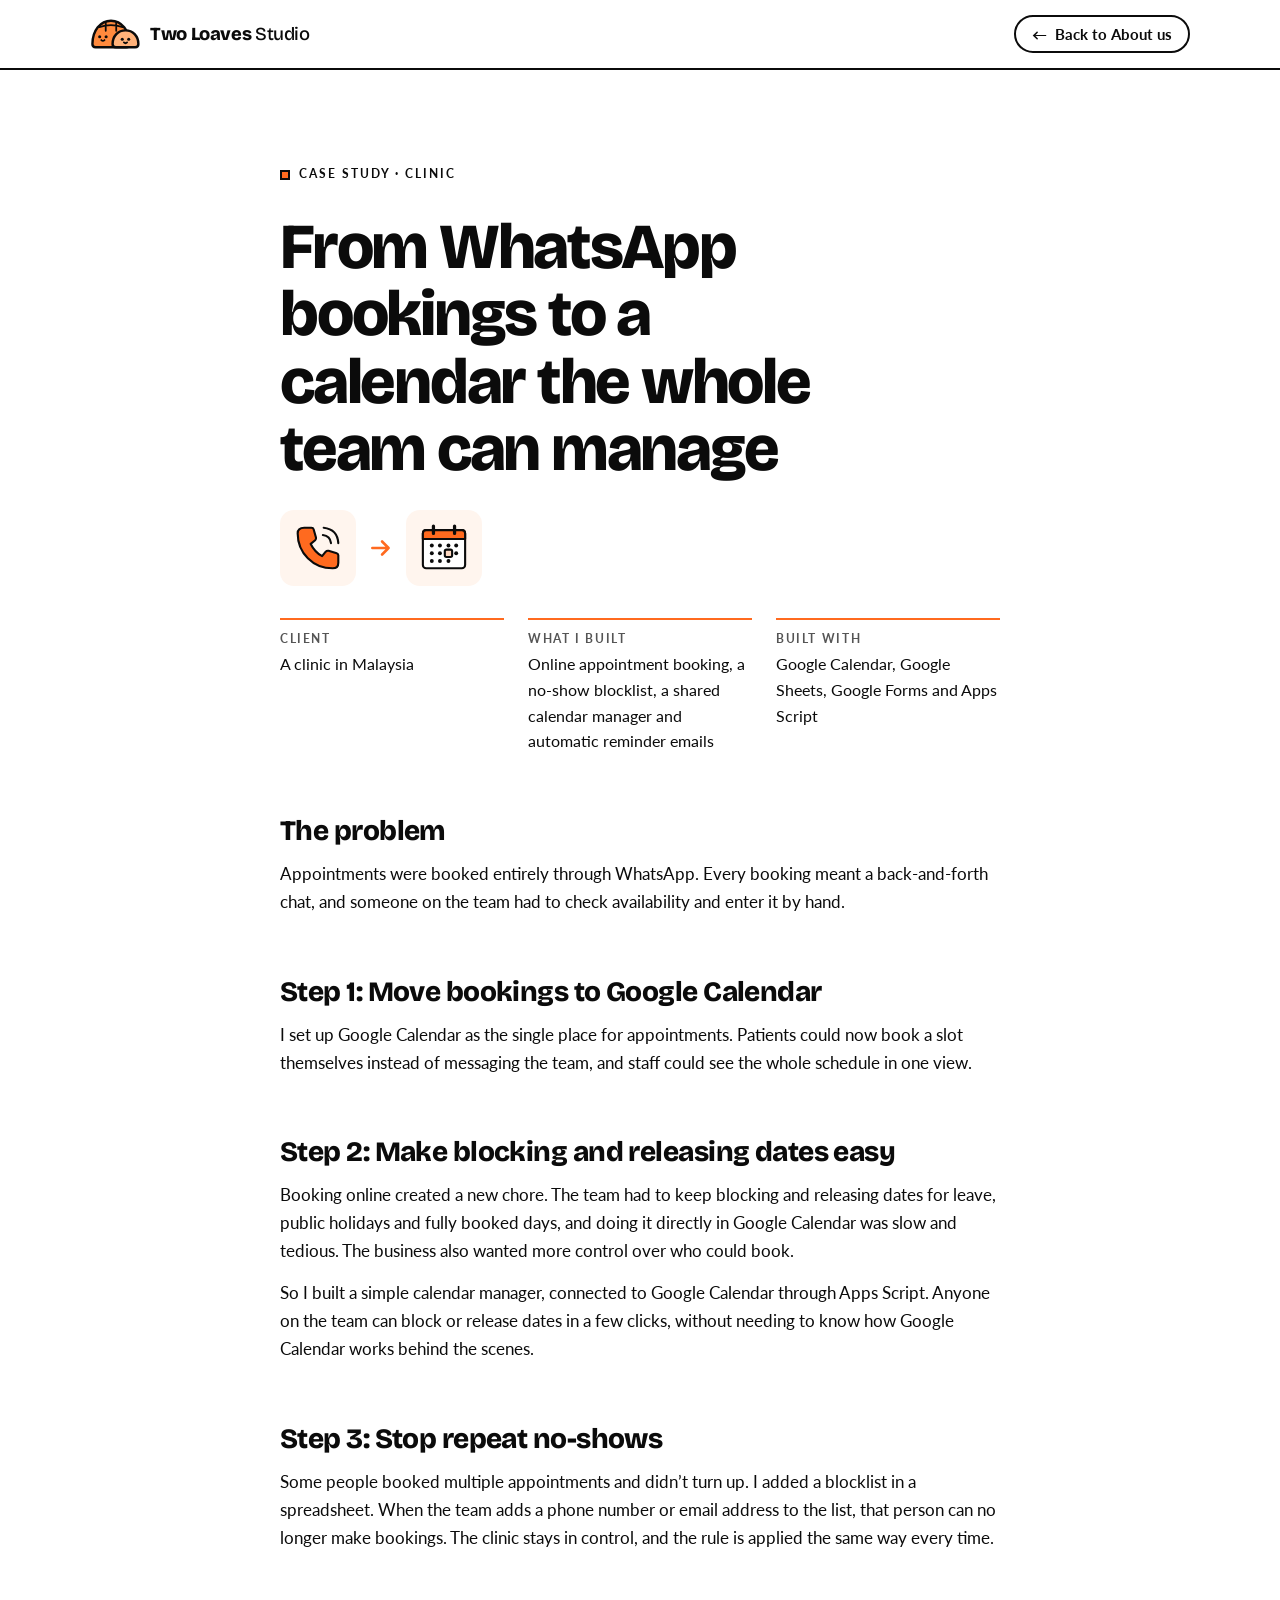
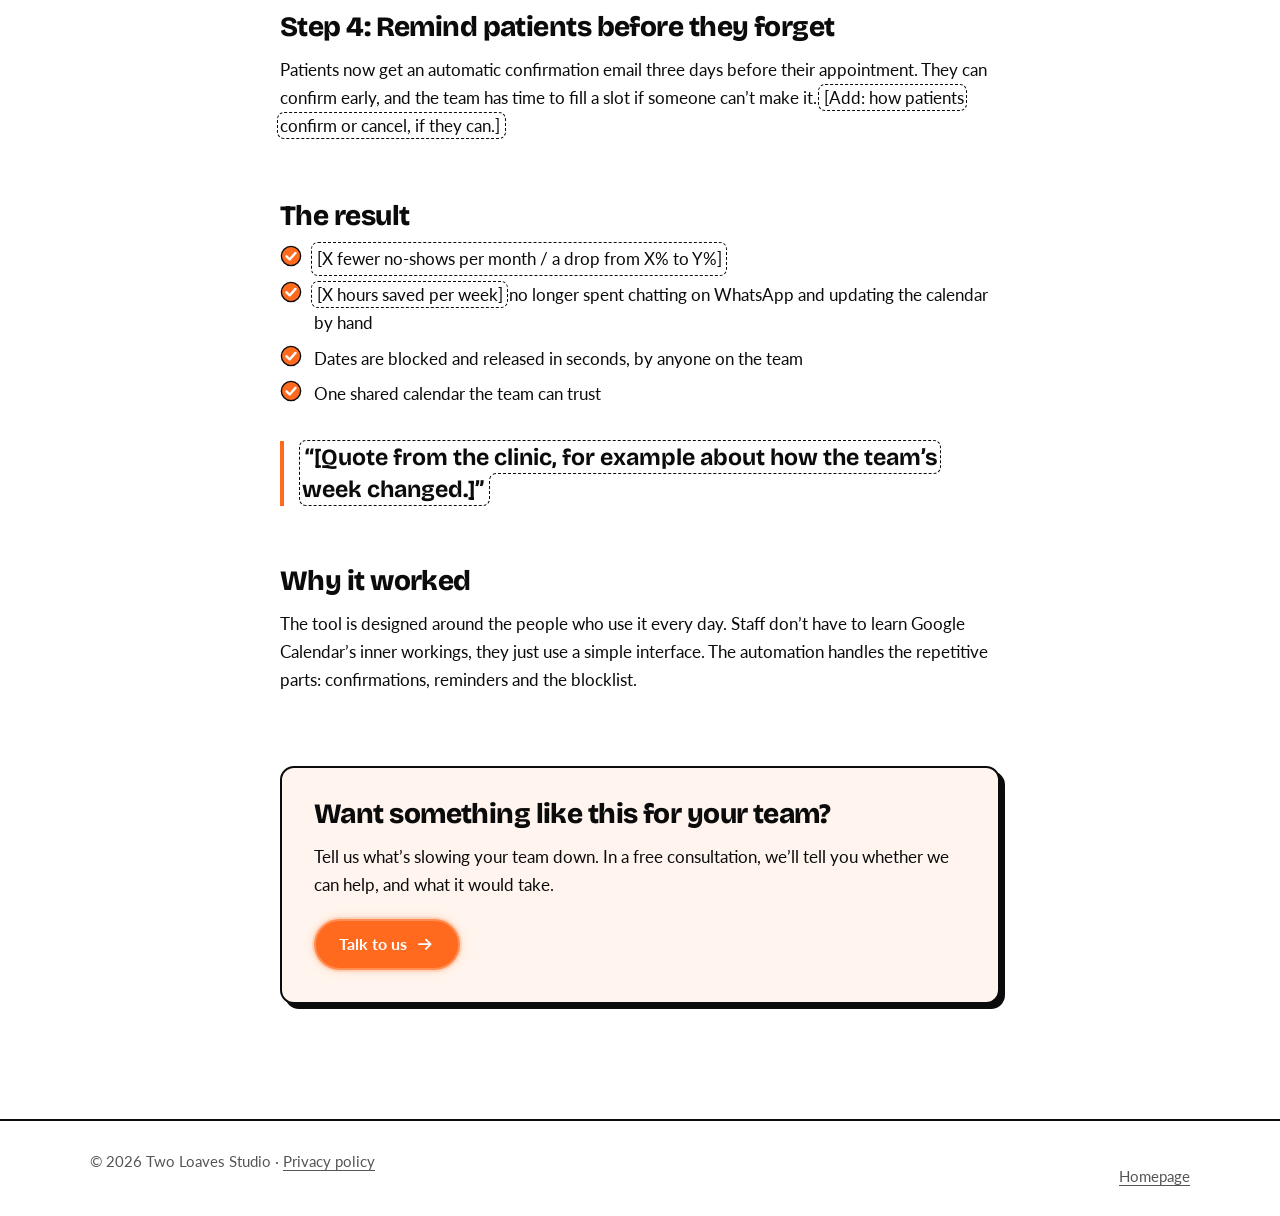
<file: case-study-clinic-booking.html>
<!doctype html>
<html lang="en-MY">
<head>
  <meta charset="utf-8">
  <meta name="viewport" content="width=device-width, initial-scale=1">
  <title>Case study: From WhatsApp bookings to a shared calendar | Two Loaves Studio</title>
  <meta name="description" content="How Two Loaves Studio moved a Malaysian clinic from WhatsApp bookings to Google Calendar, with a calendar manager, a no-show blocklist and automatic reminder emails.">
  <link rel="icon" href="favicon.svg" type="image/svg+xml">
  <link rel="preconnect" href="https://fonts.googleapis.com">
  <link rel="preconnect" href="https://fonts.gstatic.com" crossorigin>
  <link rel="stylesheet" href="https://fonts.googleapis.com/css2?family=Bricolage+Grotesque:opsz,wght@12..96,400..800&family=Lato:ital,wght@0,400;0,700;0,900;1,400&display=swap">
  <link rel="stylesheet" href="css/styles.css">
</head>
<body>
<a class="skip" href="#main">Skip to content</a>

<svg class="sprite" xmlns="http://www.w3.org/2000/svg" aria-hidden="true" focusable="false">
  <symbol id="mark" viewBox="1 20 62 39" fill="none" stroke="currentColor" stroke-width="3" stroke-linecap="round" stroke-linejoin="round">
    <path fill="#ff8a3d" d="M8 56Q4 56 4 52C4 35 14 23 27 23C40 23 50 35 50 52Q50 56 46 56Z"/>
    <path stroke-width="2.2" d="M12.5 31Q27 26 41.5 31M20.5 25.5V35.5M33.5 25.5V35.5"/>
    <g fill="currentColor" stroke="none"><circle cx="13" cy="43" r="1.9"/><circle cx="21" cy="43" r="1.9"/></g>
    <path stroke-width="2.2" d="M15 47Q17 49 19 47"/>
    <path fill="#ffb27a" d="M33 56Q29 56 29 52C29 42 36 35 45 35C54 35 61 42 61 52Q61 56 57 56Z"/>
    <g fill="currentColor" stroke="none"><circle cx="41" cy="46" r="1.9"/><circle cx="49" cy="46" r="1.9"/></g>
    <path stroke-width="2.2" d="M43 50Q45 52 47 50"/>
  </symbol>
  <symbol id="p-phone" viewBox="0 0 64 64" fill="none" stroke="currentColor" stroke-width="2.6" stroke-linecap="round" stroke-linejoin="round">
    <path d="M38 16Q47 17 48 26M39 7Q56 9 57 26"/>
    <path fill="#ff6a1f" d="M15 7H24Q26 7 26.6 9L29.5 19Q30 21 28.5 22.5L23 27Q28 37 37 42L41.5 36.5Q43 35 45 35.5L55 38.4Q57 39 57 41V50Q57 57 50 57Q32 57 19.5 44.5Q7 32 7 14Q7 7 15 7Z"/>
  </symbol>
  <symbol id="p-dash" viewBox="0 0 64 64" fill="none" stroke="currentColor" stroke-width="2.6" stroke-linecap="round" stroke-linejoin="round">
    <rect fill="#fff" x="6" y="10" width="52" height="47" rx="4"/>
    <path fill="#ff6a1f" d="M10 10H54Q58 10 58 14V21H6V14Q6 10 10 10Z"/>
    <path stroke-width="4" d="M19 5V14M45 5V14"/>
    <rect fill="#ffd9c2" x="33" y="34" width="9" height="9" rx="2"/>
    <g fill="currentColor" stroke="none"><circle cx="17" cy="29" r="2.4"/><circle cx="27" cy="29" r="2.4"/><circle cx="37.5" cy="29" r="2.4"/><circle cx="47" cy="29" r="2.4"/><circle cx="17" cy="38.5" r="2.4"/><circle cx="27" cy="38.5" r="2.4"/><circle cx="47" cy="38.5" r="2.4"/><circle cx="17" cy="48" r="2.4"/><circle cx="27" cy="48" r="2.4"/><circle cx="37.5" cy="48" r="2.4"/></g>
  </symbol>
  <symbol id="tick" viewBox="0 0 64 64">
    <circle fill="#ff6a1f" stroke="currentColor" stroke-width="4" cx="32" cy="32" r="28"/>
    <path fill="none" stroke="#fff" stroke-width="7" stroke-linecap="round" stroke-linejoin="round" d="M19 33L28 42L45 23"/>
  </symbol>
  <symbol id="i-arrow" viewBox="0 0 24 24" fill="none" stroke="currentColor" stroke-width="2.4" stroke-linecap="round" stroke-linejoin="round">
    <path d="M4 12H19M13 6L19 12L13 18"/>
  </symbol>
</svg>

<header class="nav">
  <div class="wrap nav__in">
    <a class="brand" href="index.html">
      <svg class="brand__mark" aria-hidden="true"><use href="#mark"/></svg>
      <span>Two Loaves <span class="brand__sub">Studio</span></span>
    </a>
    <a class="btn btn--sm btn--ghost nav__back" href="about.html">← <span class="nav__back-long">Back to About us</span><span class="nav__back-short">About us</span></a>
  </div>
</header>

<main id="main" class="legal case">
  <div class="wrap">
    <article>
      <p class="eyebrow">Case study · Clinic</p>
      <h1>From WhatsApp bookings to a calendar the whole team can manage</h1>

      <div class="case__pics" aria-hidden="true">
        <span class="tile"><svg><use href="#p-phone"/></svg></span>
        <svg class="case__arrow"><use href="#i-arrow"/></svg>
        <span class="tile"><svg><use href="#p-dash"/></svg></span>
      </div>

      <dl class="case__facts">
        <div><dt>Client</dt><dd>A clinic in Malaysia</dd></div>
        <div><dt>What I built</dt><dd>Online appointment booking, a no-show blocklist, a shared calendar manager and automatic reminder emails</dd></div>
        <div><dt>Built with</dt><dd>Google Calendar, Google Sheets, Google Forms and Apps Script</dd></div>
      </dl>

      <section>
        <h2>The problem</h2>
        <p>Appointments were booked entirely through WhatsApp. Every booking meant a back-and-forth chat, and someone on the team had to check availability and enter it by hand.</p>
      </section>

      <section>
        <h2>Step 1: Move bookings to Google Calendar</h2>
        <p>I set up Google Calendar as the single place for appointments. Patients could now book a slot themselves instead of messaging the team, and staff could see the whole schedule in one view.</p>
      </section>

      <section>
        <h2>Step 2: Make blocking and releasing dates easy</h2>
        <p>Booking online created a new chore. The team had to keep blocking and releasing dates for leave, public holidays and fully booked days, and doing it directly in Google Calendar was slow and tedious. The business also wanted more control over who could book.</p>
        <p>So I built a simple calendar manager, connected to Google Calendar through Apps Script. Anyone on the team can block or release dates in a few clicks, without needing to know how Google Calendar works behind the scenes.</p>
      </section>

      <section>
        <h2>Step 3: Stop repeat no-shows</h2>
        <p>Some people booked multiple appointments and didn’t turn up. I added a blocklist in a spreadsheet. When the team adds a phone number or email address to the list, that person can no longer make bookings. The clinic stays in control, and the rule is applied the same way every time.</p>
      </section>

      <section>
        <h2>Step 4: Remind patients before they forget</h2>
        <p>Patients now get an automatic confirmation email three days before their appointment. They can confirm early, and the team has time to fill a slot if someone can’t make it. <span class="ph">[Add: how patients confirm or cancel, if they can.]</span></p>
      </section>

      <section class="case__result" aria-labelledby="result">
        <h2 id="result">The result</h2>
        <ul class="ticks">
          <li><svg class="tick" aria-hidden="true"><use href="#tick"/></svg><span class="ph">[X fewer no-shows per month / a drop from X% to Y%]</span></li>
          <li><svg class="tick" aria-hidden="true"><use href="#tick"/></svg><span><span class="ph">[X hours saved per week]</span> no longer spent chatting on WhatsApp and updating the calendar by hand</span></li>
          <li><svg class="tick" aria-hidden="true"><use href="#tick"/></svg><span>Dates are blocked and released in seconds, by anyone on the team</span></li>
          <li><svg class="tick" aria-hidden="true"><use href="#tick"/></svg><span>One shared calendar the team can trust</span></li>
        </ul>
        <blockquote class="case__quote"><span class="ph">“[Quote from the clinic, for example about how the team’s week changed.]”</span></blockquote>
      </section>

      <section>
        <h2>Why it worked</h2>
        <p>The tool is designed around the people who use it every day. Staff don’t have to learn Google Calendar’s inner workings, they just use a simple interface. The automation handles the repetitive parts: confirmations, reminders and the blocklist.</p>
      </section>

      <section class="case__cta">
        <h2>Want something like this for your team?</h2>
        <p>Tell us what’s slowing your team down. In a free consultation, we’ll tell you whether we can help, and what it would take.</p>
        <a class="btn" href="index.html#contact">Talk to us <svg class="i" aria-hidden="true"><use href="#i-arrow"/></svg></a>
      </section>
    </article>
  </div>
</main>

<footer class="footer">
  <div class="wrap footer__in">
    <p>© 2026 Two Loaves Studio · <a href="privacy.html">Privacy policy</a></p>
    <p><a href="index.html">Homepage</a></p>
  </div>
</footer>
</body>
</html>
</file>
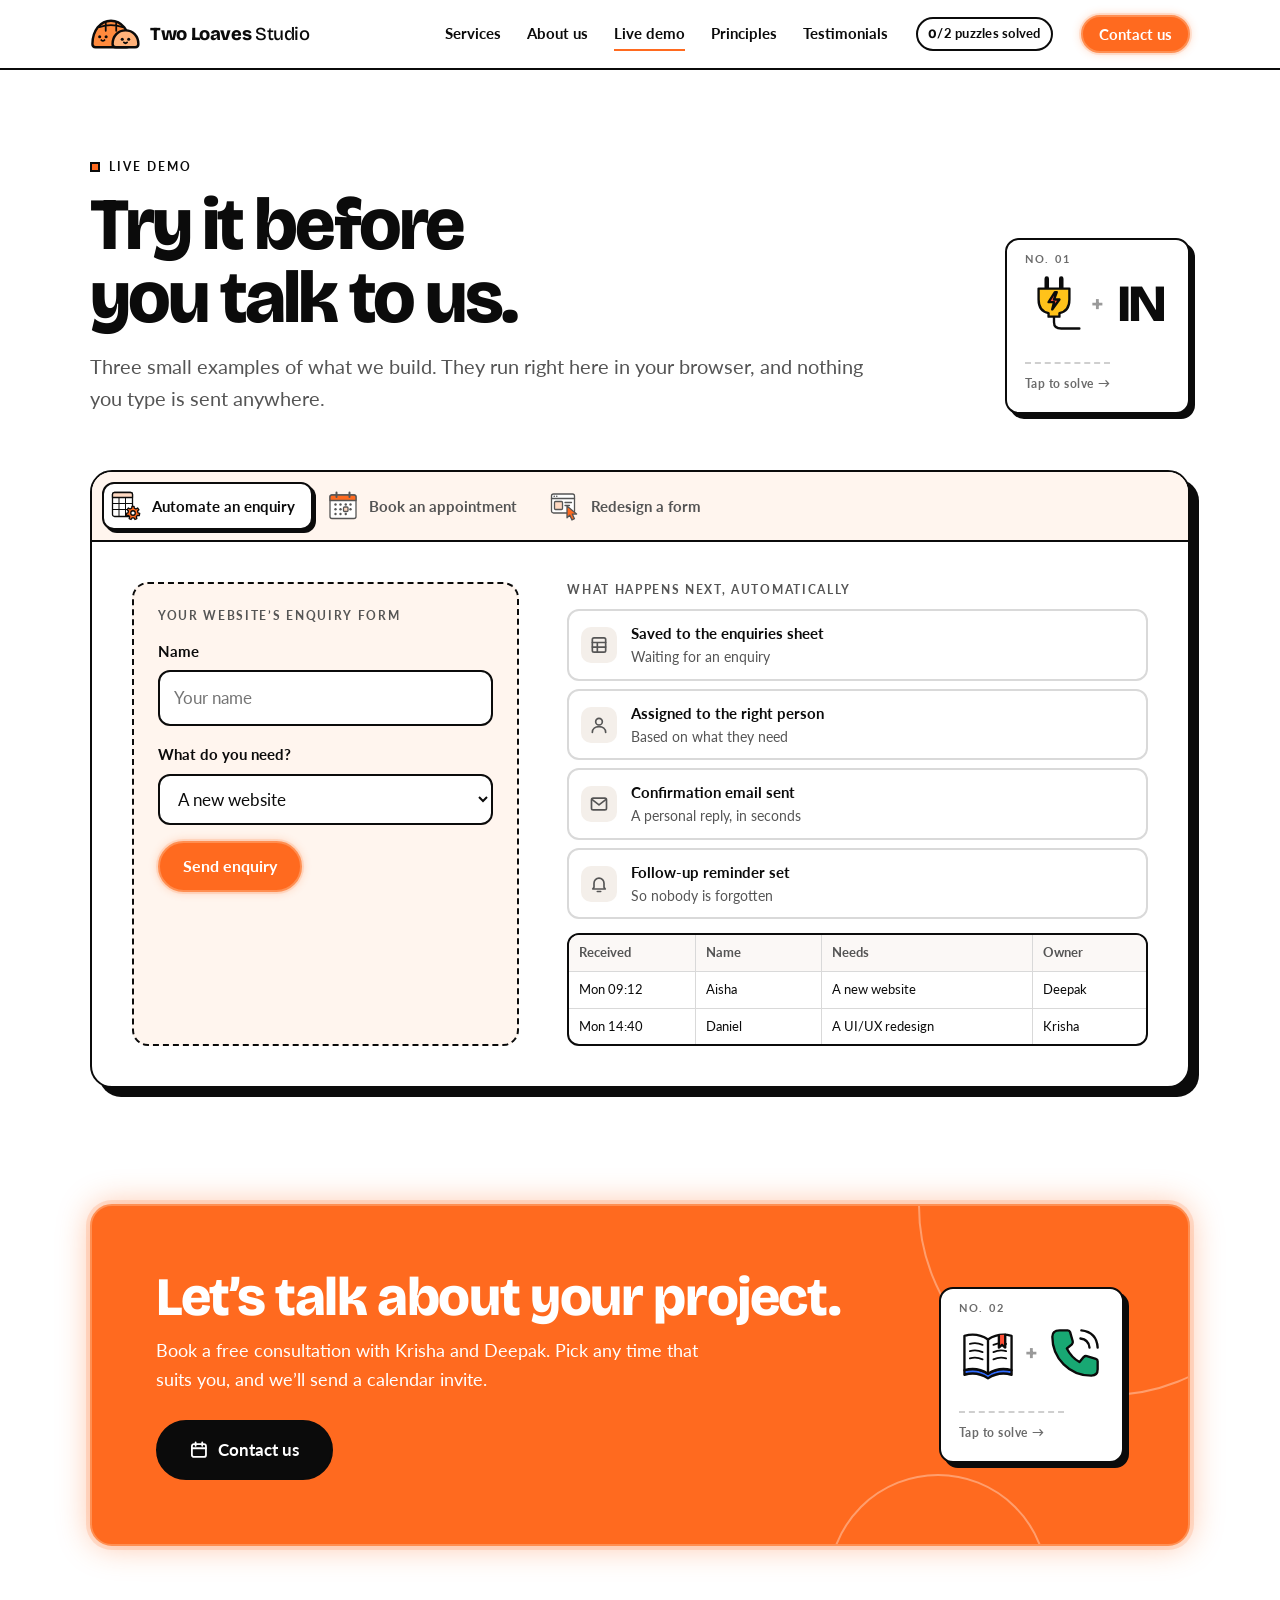
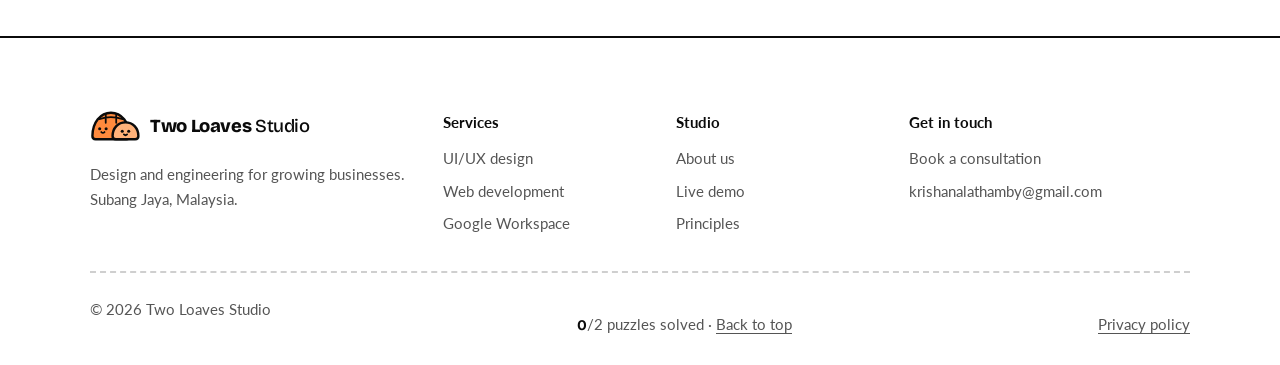
<file: demo.html>
<!doctype html>
<html lang="en-MY">
<head>
  <meta charset="utf-8">
  <meta name="viewport" content="width=device-width, initial-scale=1">
  <title>Live demo | Two Loaves Studio</title>
  <meta name="description" content="Try three small examples of what Two Loaves Studio builds: an automated enquiry workflow, a booking picker and a form redesign. They run in your browser.">
  <meta property="og:type" content="website">
  <meta property="og:title" content="Live demo | Two Loaves Studio">
  <meta property="og:description" content="Try three small examples of what Two Loaves Studio builds: an automated enquiry workflow, a booking picker and a form redesign. They run in your browser.">
  <meta name="theme-color" content="#ffffff">
  <script>document.documentElement.classList.add('js');</script>
  <link rel="icon" href="favicon.svg" type="image/svg+xml">
  <link rel="preconnect" href="https://fonts.googleapis.com">
  <link rel="preconnect" href="https://fonts.gstatic.com" crossorigin>
  <link rel="stylesheet" href="https://fonts.googleapis.com/css2?family=Bricolage+Grotesque:opsz,wght@12..96,400..800&family=Lato:ital,wght@0,400;0,700;0,900;1,400&display=swap">
  <link rel="stylesheet" href="css/styles.css">
</head>
<body>
<a class="skip" href="#main">Skip to content</a>

<!-- Icons: ink outlines, orange inside. Pictograms (p-*) are the rebus puzzle pictures -->
<svg class="sprite" xmlns="http://www.w3.org/2000/svg" aria-hidden="true" focusable="false">
  <symbol id="mark" viewBox="1 20 62 39" fill="none" stroke="currentColor" stroke-width="3" stroke-linecap="round" stroke-linejoin="round">
    <path fill="#ff8a3d" d="M8 56Q4 56 4 52C4 35 14 23 27 23C40 23 50 35 50 52Q50 56 46 56Z"/>
    <path stroke-width="2.2" d="M12.5 31Q27 26 41.5 31M20.5 25.5V35.5M33.5 25.5V35.5"/>
    <g fill="currentColor" stroke="none"><circle cx="13" cy="43" r="1.9"/><circle cx="21" cy="43" r="1.9"/></g>
    <path stroke-width="2.2" d="M15 47Q17 49 19 47"/>
    <path fill="#ffb27a" d="M33 56Q29 56 29 52C29 42 36 35 45 35C54 35 61 42 61 52Q61 56 57 56Z"/>
    <g fill="currentColor" stroke="none"><circle cx="41" cy="46" r="1.9"/><circle cx="49" cy="46" r="1.9"/></g>
    <path stroke-width="2.2" d="M43 50Q45 52 47 50"/>
  </symbol>
  <symbol id="s-ux" viewBox="0 0 64 64" fill="none" stroke="currentColor" stroke-width="2.6" stroke-linecap="round" stroke-linejoin="round">
    <rect fill="#fff" x="5" y="8" width="46" height="38" rx="4"/>
    <path d="M5 17H51"/>
    <g fill="currentColor" stroke="none"><circle cx="10.5" cy="12.5" r="1.6"/><circle cx="15.5" cy="12.5" r="1.6"/></g>
    <rect fill="#ffd9c2" x="11" y="23" width="16" height="16" rx="2"/>
    <path d="M32 25H45M32 31H41"/>
    <path fill="#ff6a1f" d="M36 32V55.6L41.6 50.6L45.9 59.9L50.9 57.4L46.5 48.1H55.2Z"/>
  </symbol>
  <symbol id="s-web" viewBox="0 0 64 64" fill="none" stroke="currentColor" stroke-width="2.6" stroke-linecap="round" stroke-linejoin="round">
    <rect fill="#fff" x="10" y="10" width="44" height="33" rx="3"/>
    <rect fill="#ff6a1f" x="14" y="14" width="36" height="25" rx="1.5"/>
    <path stroke="#fff" stroke-width="3" d="M26 21L21 26.5L26 32M38 21L43 26.5L38 32M34 19L30 34"/>
    <path fill="#ffd9c2" d="M3 46H61L56 55H8Z"/>
  </symbol>
  <symbol id="s-auto" viewBox="0 0 64 64" fill="none" stroke="currentColor" stroke-width="2.6" stroke-linecap="round" stroke-linejoin="round">
    <rect fill="#fff" x="5" y="5" width="40" height="48" rx="4"/>
    <path fill="#ffd9c2" d="M9 5H41Q45 5 45 9V15H5V9Q5 5 9 5Z"/>
    <path stroke-width="2" d="M5 27H45M5 39H45M18 15V53M31 15V53"/>
    <g transform="translate(30 30) scale(.5)" stroke-width="5.2">
      <path fill="#ff6a1f" d="M26.8 12.7L27.8 5.3L36.2 5.3L37.2 12.7L43.9 15.9L50.2 12.1L55.5 18.7L50.3 24L52 31.3L58.9 33.8L57.1 42.1L49.7 41.3L45 47.2L47.4 54.2L39.8 57.9L35.7 51.7L28.3 51.7L24.2 57.9L16.6 54.2L19 47.2L14.3 41.3L6.9 42.1L5.1 33.8L12 31.3L13.7 24L8.5 18.7L13.8 12.1L20.1 15.9Z"/>
      <circle fill="#fff" cx="32" cy="32" r="9"/>
    </g>
  </symbol>
  <symbol id="s-cal" viewBox="0 0 64 64" fill="none" stroke="currentColor" stroke-width="2.6" stroke-linecap="round" stroke-linejoin="round">
    <rect fill="#fff" x="6" y="10" width="52" height="47" rx="4"/>
    <path fill="#ff6a1f" d="M10 10H54Q58 10 58 14V21H6V14Q6 10 10 10Z"/>
    <path stroke-width="4" d="M19 5V14M45 5V14"/>
    <rect fill="#ffd9c2" x="33" y="34" width="9" height="9" rx="2"/>
    <g fill="currentColor" stroke="none"><circle cx="17" cy="29" r="2.4"/><circle cx="27" cy="29" r="2.4"/><circle cx="37.5" cy="29" r="2.4"/><circle cx="47" cy="29" r="2.4"/><circle cx="17" cy="38.5" r="2.4"/><circle cx="27" cy="38.5" r="2.4"/><circle cx="47" cy="38.5" r="2.4"/><circle cx="17" cy="48" r="2.4"/><circle cx="27" cy="48" r="2.4"/><circle cx="37.5" cy="48" r="2.4"/></g>
  </symbol>
  <symbol id="s-soon" viewBox="0 0 64 64" fill="none" stroke="currentColor" stroke-width="2.6" stroke-linecap="round" stroke-linejoin="round" stroke-dasharray="4 5">
    <path d="M10 54Q5 54 5 49C5 29 16 13 32 13C48 13 59 29 59 49Q59 54 54 54Z"/>
    <path stroke-dasharray="none" d="M32 28V40M26 34H38"/>
  </symbol>
  <symbol id="i-arrow" viewBox="0 0 24 24" fill="none" stroke="currentColor" stroke-width="2.4" stroke-linecap="round" stroke-linejoin="round">
    <path d="M4 12H19M13 6L19 12L13 18"/>
  </symbol>
  <symbol id="i-out" viewBox="0 0 24 24" fill="none" stroke="currentColor" stroke-width="2.2" stroke-linecap="round" stroke-linejoin="round">
    <path d="M14 4H20V10M20 4L11 13M18 14V20H4V6H10"/>
  </symbol>
  <symbol id="i-cal" viewBox="0 0 24 24" fill="none" stroke="currentColor" stroke-width="2.2" stroke-linecap="round" stroke-linejoin="round">
    <rect x="3.5" y="5" width="17" height="15.5" rx="2.5"/>
    <path d="M3.5 10H20.5M8 3V7M16 3V7"/>
  </symbol>
  <symbol id="i-check" viewBox="0 0 24 24" fill="none" stroke="currentColor" stroke-width="2.6" stroke-linecap="round" stroke-linejoin="round">
    <path d="M5 12.5L10 17.5L19 7"/>
  </symbol>
  <symbol id="i-sheet" viewBox="0 0 24 24" fill="none" stroke="currentColor" stroke-width="2" stroke-linecap="round" stroke-linejoin="round">
    <rect x="4" y="3.5" width="16" height="17" rx="2"/><path d="M4 9H20M4 14.5H20M10 9V20.5"/>
  </symbol>
  <symbol id="i-user" viewBox="0 0 24 24" fill="none" stroke="currentColor" stroke-width="2" stroke-linecap="round" stroke-linejoin="round">
    <circle cx="12" cy="8" r="4"/><path d="M4 21C4 16.6 7.6 14 12 14S20 16.6 20 21"/>
  </symbol>
  <symbol id="i-mail" viewBox="0 0 24 24" fill="none" stroke="currentColor" stroke-width="2" stroke-linecap="round" stroke-linejoin="round">
    <rect x="3" y="5" width="18" height="14" rx="2"/><path d="M3.5 6.5L12 13L20.5 6.5"/>
  </symbol>
  <symbol id="i-bell" viewBox="0 0 24 24" fill="none" stroke="currentColor" stroke-width="2" stroke-linecap="round" stroke-linejoin="round">
    <path d="M6 16V11A6 6 0 0 1 18 11V16L19.5 18H4.5Z"/><path d="M10 21H14"/>
  </symbol>
  <symbol id="p-book" viewBox="0 0 64 64" fill="none" stroke="currentColor" stroke-width="2.6" stroke-linecap="round" stroke-linejoin="round">
    <path fill="#2f6bff" d="M6 51Q20 47 32 55Q44 47 58 51V56Q44 52 32 60Q20 52 6 56Z"/>
    <path style="fill:var(--w,#fff)" d="M32 17Q20 9 6 13V51Q20 47 32 55Q44 47 58 51V13Q44 9 32 17Z"/>
    <path d="M32 17V55"/>
    <path stroke-width="2" d="M12 22Q19 20 26 23M12 30Q19 28 26 31M12 38Q19 36 26 39M38 23Q45 20 52 22M38 31Q45 28 52 30M38 39Q45 36 52 38"/>
    <path fill="#ff4f36" d="M44 12.2V26L47.5 23L51 26V11.8"/>
  </symbol>
  <symbol id="p-phone" viewBox="0 0 64 64" fill="none" stroke="currentColor" stroke-width="2.6" stroke-linecap="round" stroke-linejoin="round">
    <path d="M38 16Q47 17 48 26M39 7Q56 9 57 26"/>
    <path fill="#18a873" d="M15 7H24Q26 7 26.6 9L29.5 19Q30 21 28.5 22.5L23 27Q28 37 37 42L41.5 36.5Q43 35 45 35.5L55 38.4Q57 39 57 41V50Q57 57 50 57Q32 57 19.5 44.5Q7 32 7 14Q7 7 15 7Z"/>
  </symbol>
  <symbol id="p-plug" viewBox="0 0 64 64" fill="none" stroke="currentColor" stroke-width="2.6" stroke-linecap="round" stroke-linejoin="round">
    <path stroke-width="5" d="M24 4V15M40 4V15"/>
    <path d="M32 46V52Q32 59 40 59H60"/>
    <path fill="#ffc21a" d="M15 15H49V27Q49 40 38 42V46H26V42Q15 40 15 27Z"/>
    <path fill="#ff4f36" d="M33 19L26 30H32L30 38L38 27H32L35 19Z"/>
  </symbol>
</svg>

<header class="nav">
  <div class="wrap nav__in">
    <a class="brand" href="index.html">
      <svg class="brand__mark" aria-hidden="true"><use href="#mark"/></svg>
      <span>Two Loaves <span class="brand__sub">Studio</span></span>
    </a>
    <nav class="nav__links" aria-label="Sections">
      <a href="index.html#services">Services</a>
      <a href="about.html">About us</a>
      <a href="demo.html" aria-current="page">Live demo</a>
      <a href="index.html#principles">Principles</a>
      <a href="index.html#testimonials">Testimonials</a>
    </nav>
    <p class="score" aria-live="polite"><b data-score>0</b>/<span data-total>2</span> puzzles solved</p>
    <a class="btn btn--sm" href="https://calendar.app.google/YWKjsHaXESSNEb7WA" target="_blank" rel="noopener">Contact us</a>
  </div>
</header>

<main id="main">

  <!-- Live demo: three examples that run in the browser (js/main.js, section 5) -->
  <section class="sec page-top" id="top">
    <div class="wrap">
      <div class="sec-head reveal">
        <div>
          <p class="eyebrow">Live demo</p>
          <h1>Try it before you talk to us.</h1>
          <p class="lede">Three small examples of what we build. They run right here in your browser, and nothing you type is sent anywhere.</p>
        </div>
        <button class="rebus" type="button" aria-pressed="false">
          <span class="rebus__no">No. 01</span>
          <span class="sr-only">Rebus: an electric plug, plus the letters I N.</span>
          <span class="rebus__pics">
            <span class="pic"><svg aria-hidden="true"><use href="#p-plug"/></svg><span class="pic__word">plug</span></span>
            <span class="op" aria-hidden="true">+</span>
            <span class="pic pic--type" aria-hidden="true">IN<span class="pic__word">in</span></span>
          </span>
          <span class="rebus__foot">
            <span class="rebus__hint">Tap to solve</span>
            <span class="rebus__answer">Plug in</span>
          </span>
        </button>
      </div>

      <div class="demo reveal" data-demo>
        <div class="demo__tabs" role="tablist" aria-label="Demos">
          <button type="button" role="tab" id="tab-auto" aria-controls="panel-auto" aria-selected="true"><svg aria-hidden="true"><use href="#s-auto"/></svg>Automate an enquiry</button>
          <button type="button" role="tab" id="tab-book" aria-controls="panel-book" aria-selected="false" tabindex="-1"><svg aria-hidden="true"><use href="#s-cal"/></svg>Book an appointment</button>
          <button type="button" role="tab" id="tab-ux" aria-controls="panel-ux" aria-selected="false" tabindex="-1"><svg aria-hidden="true"><use href="#s-ux"/></svg>Redesign a form</button>
        </div>

        <!-- Demo 1: a form that runs a Google Workspace workflow -->
        <div class="demo__panel" role="tabpanel" id="panel-auto" aria-labelledby="tab-auto">
          <div class="demo__grid">
            <form class="demo__form" data-flow-form>
              <p class="demo__kicker">Your website’s enquiry form</p>
              <div class="field">
                <label for="flow-name">Name</label>
                <input id="flow-name" name="name" type="text" maxlength="40" placeholder="Your name" required>
              </div>
              <div class="field">
                <label for="flow-need">What do you need?</label>
                <select id="flow-need" name="need">
                  <option>A new website</option>
                  <option>A web app or portal</option>
                  <option>A UI/UX redesign</option>
                  <option>Google Workspace automation</option>
                </select>
              </div>
              <button class="btn" type="submit">Send enquiry</button>
            </form>

            <div class="flow" data-flow>
              <p class="demo__kicker">What happens next, automatically <span class="flow__time" data-flow-time></span></p>
              <ol class="flow__steps">
                <li data-step><span class="flow__dot"><svg><use href="#i-sheet"/></svg></span><span><b>Saved to the enquiries sheet</b><small data-step-note>Waiting for an enquiry</small></span></li>
                <li data-step><span class="flow__dot"><svg><use href="#i-user"/></svg></span><span><b>Assigned to the right person</b><small data-step-note>Based on what they need</small></span></li>
                <li data-step><span class="flow__dot"><svg><use href="#i-mail"/></svg></span><span><b>Confirmation email sent</b><small data-step-note>A personal reply, in seconds</small></span></li>
                <li data-step><span class="flow__dot"><svg><use href="#i-bell"/></svg></span><span><b>Follow-up reminder set</b><small data-step-note>So nobody is forgotten</small></span></li>
              </ol>
              <div class="sheet" aria-label="Enquiries sheet">
                <div class="sheet__row sheet__row--head"><span>Received</span><span>Name</span><span>Needs</span><span>Owner</span></div>
                <div class="sheet__row"><span>Mon 09:12</span><span>Aisha</span><span>A new website</span><span>Deepak</span></div>
                <div class="sheet__row"><span>Mon 14:40</span><span>Daniel</span><span>A UI/UX redesign</span><span>Krisha</span></div>
                <div data-sheet-new></div>
              </div>
            </div>
          </div>
        </div>

        <!-- Demo 2: a booking widget -->
        <div class="demo__panel" role="tabpanel" id="panel-book" aria-labelledby="tab-book" hidden>
          <div class="booker" data-booker>
            <div class="booker__pick" data-booker-pick>
              <p class="demo__kicker">Pick a day</p>
              <div class="booker__days" data-booker-days></div>
              <p class="demo__kicker">Pick a time</p>
              <div class="booker__slots" data-booker-slots></div>
              <div class="booker__foot">
                <p data-booker-summary>No time picked yet</p>
                <button class="btn" type="button" data-booker-confirm disabled>Confirm booking</button>
              </div>
            </div>
            <div class="booker__done" data-booker-done hidden>
              <span class="booker__tick"><svg aria-hidden="true"><use href="#i-check"/></svg></span>
              <h3>You’re booked</h3>
              <p class="booker__when" data-booker-when></p>
              <ul class="booker__list">
                <li><svg class="i" aria-hidden="true"><use href="#i-cal"/></svg>Added to the team calendar</li>
                <li><svg class="i" aria-hidden="true"><use href="#i-mail"/></svg>Calendar invite sent to you</li>
                <li><svg class="i" aria-hidden="true"><use href="#i-bell"/></svg>Reminder set for the day before</li>
              </ul>
              <button class="btn btn--ghost" type="button" data-booker-again>Book another</button>
            </div>
          </div>
        </div>

        <!-- Demo 3: before and after a redesign -->
        <div class="demo__panel" role="tabpanel" id="panel-ux" aria-labelledby="tab-ux" hidden>
          <div class="compare" data-compare style="--split: 50%">
            <div class="compare__side compare__side--before" aria-hidden="true">
              <span class="compare__tag">Before</span>
              <div class="old-form">
                <p class="old-form__title">PATIENT REGISTRATION FORM (PLEASE FILL IN ALL FIELDS*)</p>
                <div class="old-form__grid">
                  <span>FULL NAME (AS PER IC)*</span><span>IC NO.*</span><span>DATE OF BIRTH*</span>
                  <span>GENDER*</span><span>RACE*</span><span>NATIONALITY*</span>
                  <span>ADDRESS LINE 1*</span><span>ADDRESS LINE 2</span><span>POSTCODE*</span>
                  <span>PHONE (H)</span><span>PHONE (M)*</span><span>EMAIL</span>
                  <span>EMERGENCY CONTACT*</span><span>RELATIONSHIP*</span><span>REFERRED BY</span>
                </div>
                <p class="old-form__small">By submitting you agree to the terms and conditions, privacy notice and clinic policy stated overleaf.</p>
                <div class="old-form__btns"><span>RESET</span><span>CANCEL</span><span>SUBMIT</span></div>
              </div>
            </div>
            <div class="compare__side compare__side--after" aria-hidden="true">
              <span class="compare__tag compare__tag--after">After</span>
              <div class="new-form">
                <p class="new-form__step">Step 1 of 3 · About you</p>
                <div class="new-form__bar"><span></span></div>
                <p class="new-form__title">Let’s get you registered</p>
                <div class="new-form__field"><small>Full name</small><span>Aisha Rahman</span></div>
                <div class="new-form__field"><small>Mobile number</small><span>012-345 6789</span></div>
                <span class="new-form__btn">Continue</span>
                <p class="new-form__note">Takes about 2 minutes</p>
              </div>
            </div>
            <span class="compare__handle" aria-hidden="true"><span class="compare__knob"><svg class="i i--flip"><use href="#i-arrow"/></svg><svg class="i"><use href="#i-arrow"/></svg></span></span>
            <input class="compare__range" type="range" min="0" max="100" value="50" aria-label="Slide to compare the form before and after the redesign" data-compare-range>
          </div>
          <p class="demo__caption">Drag the handle. Same information, but the redesign splits it into short steps, asks only what’s needed first and makes the next action obvious.</p>
        </div>
      </div>
    </div>
  </section>

  <!-- The ask -->
  <section class="contact" id="contact">
    <div class="wrap">
      <div class="contact__card reveal">
        <div class="contact__copy">
          <h2>Let’s talk about your project.</h2>
          <p>Book a free consultation with Krisha and Deepak. Pick any time that suits you, and we’ll send a calendar invite.</p>
          <a class="btn btn--ink btn--lg" href="https://calendar.app.google/YWKjsHaXESSNEb7WA" target="_blank" rel="noopener"><svg class="i" aria-hidden="true"><use href="#i-cal"/></svg> Contact us</a>
        </div>
        <button class="rebus" type="button" aria-pressed="false">
          <span class="rebus__no">No. 02</span>
          <span class="sr-only">Rebus: a book, plus a telephone handset.</span>
          <span class="rebus__pics">
            <span class="pic"><svg aria-hidden="true"><use href="#p-book"/></svg><span class="pic__word">book</span></span>
            <span class="op" aria-hidden="true">+</span>
            <span class="pic"><svg aria-hidden="true"><use href="#p-phone"/></svg><span class="pic__word">call</span></span>
          </span>
          <span class="rebus__foot">
            <span class="rebus__hint">Tap to solve</span>
            <span class="rebus__answer">Book a call</span>
          </span>
        </button>
      </div>
    </div>
  </section>

</main>

<footer class="footer footer--full">
  <div class="wrap">
    <div class="footer__grid">
      <div class="footer__brand">
        <a class="brand" href="index.html">
          <svg class="brand__mark" aria-hidden="true"><use href="#mark"/></svg>
          <span>Two Loaves <span class="brand__sub">Studio</span></span>
        </a>
        <p>Design and engineering for growing businesses. Subang Jaya, Malaysia.</p>
      </div>
      <nav aria-label="Services">
        <p class="footer__head">Services</p>
        <ul>
          <li><a href="index.html#services">UI/UX design</a></li>
          <li><a href="index.html#services">Web development</a></li>
          <li><a href="index.html#services">Google Workspace</a></li>
        </ul>
      </nav>
      <nav aria-label="Studio">
        <p class="footer__head">Studio</p>
        <ul>
          <li><a href="about.html">About us</a></li>
          <li><a href="demo.html">Live demo</a></li>
          <li><a href="index.html#principles">Principles</a></li>
        </ul>
      </nav>
      <div>
        <p class="footer__head">Get in touch</p>
        <ul>
          <li><a href="https://calendar.app.google/YWKjsHaXESSNEb7WA" target="_blank" rel="noopener">Book a consultation</a></li>
          <li><a href="mailto:krishanalathamby@gmail.com">krishanalathamby@gmail.com</a></li>
        </ul>
      </div>
    </div>
    <div class="footer__in footer__base">
      <p>© 2026 Two Loaves Studio</p>
      <p class="footer__score"><b data-score>0</b>/<span data-total>2</span> puzzles solved · <a href="#top">Back to top</a></p>
      <p><a href="privacy.html">Privacy policy</a></p>
    </div>
  </div>
</footer>

<div class="toast" data-toast role="status" hidden>
  <svg aria-hidden="true"><use href="#mark"/></svg>
  <p data-toast-text></p>
</div>

<script src="js/main.js"></script>
</body>
</html>
</file>
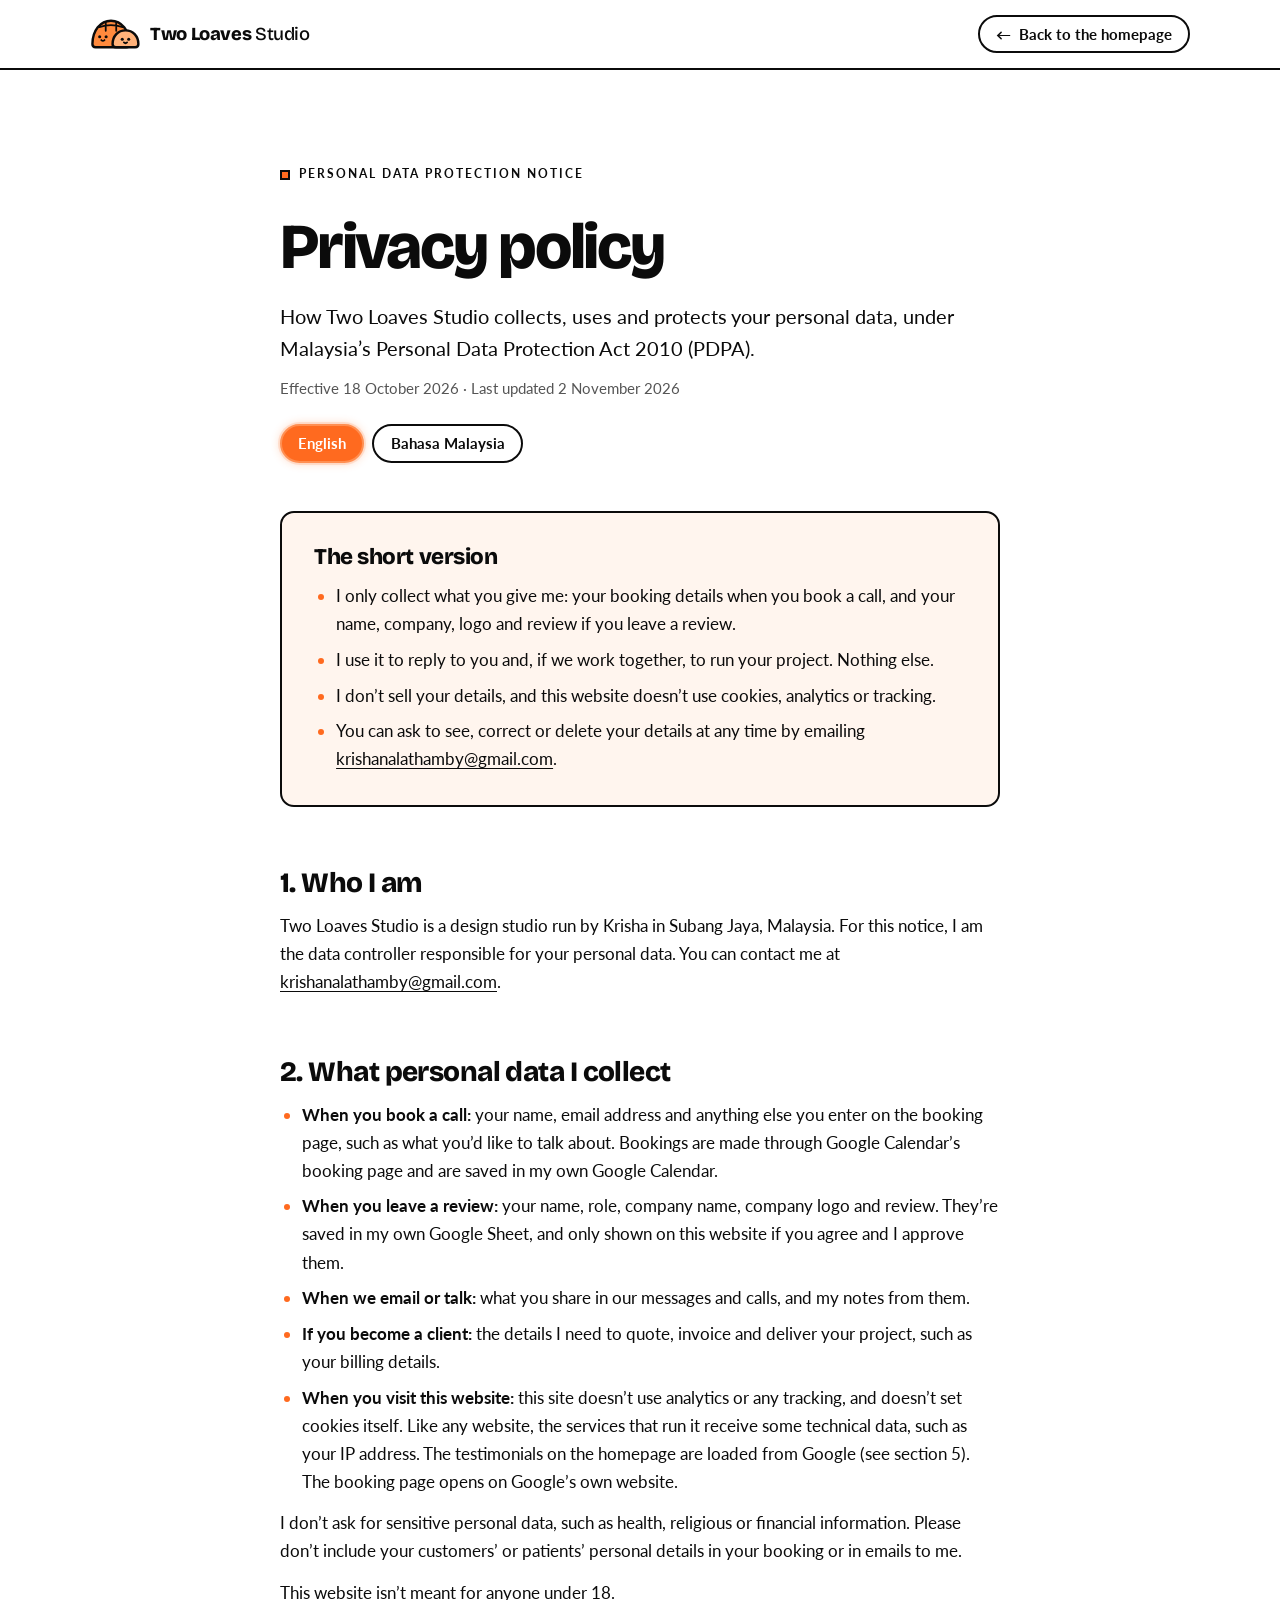
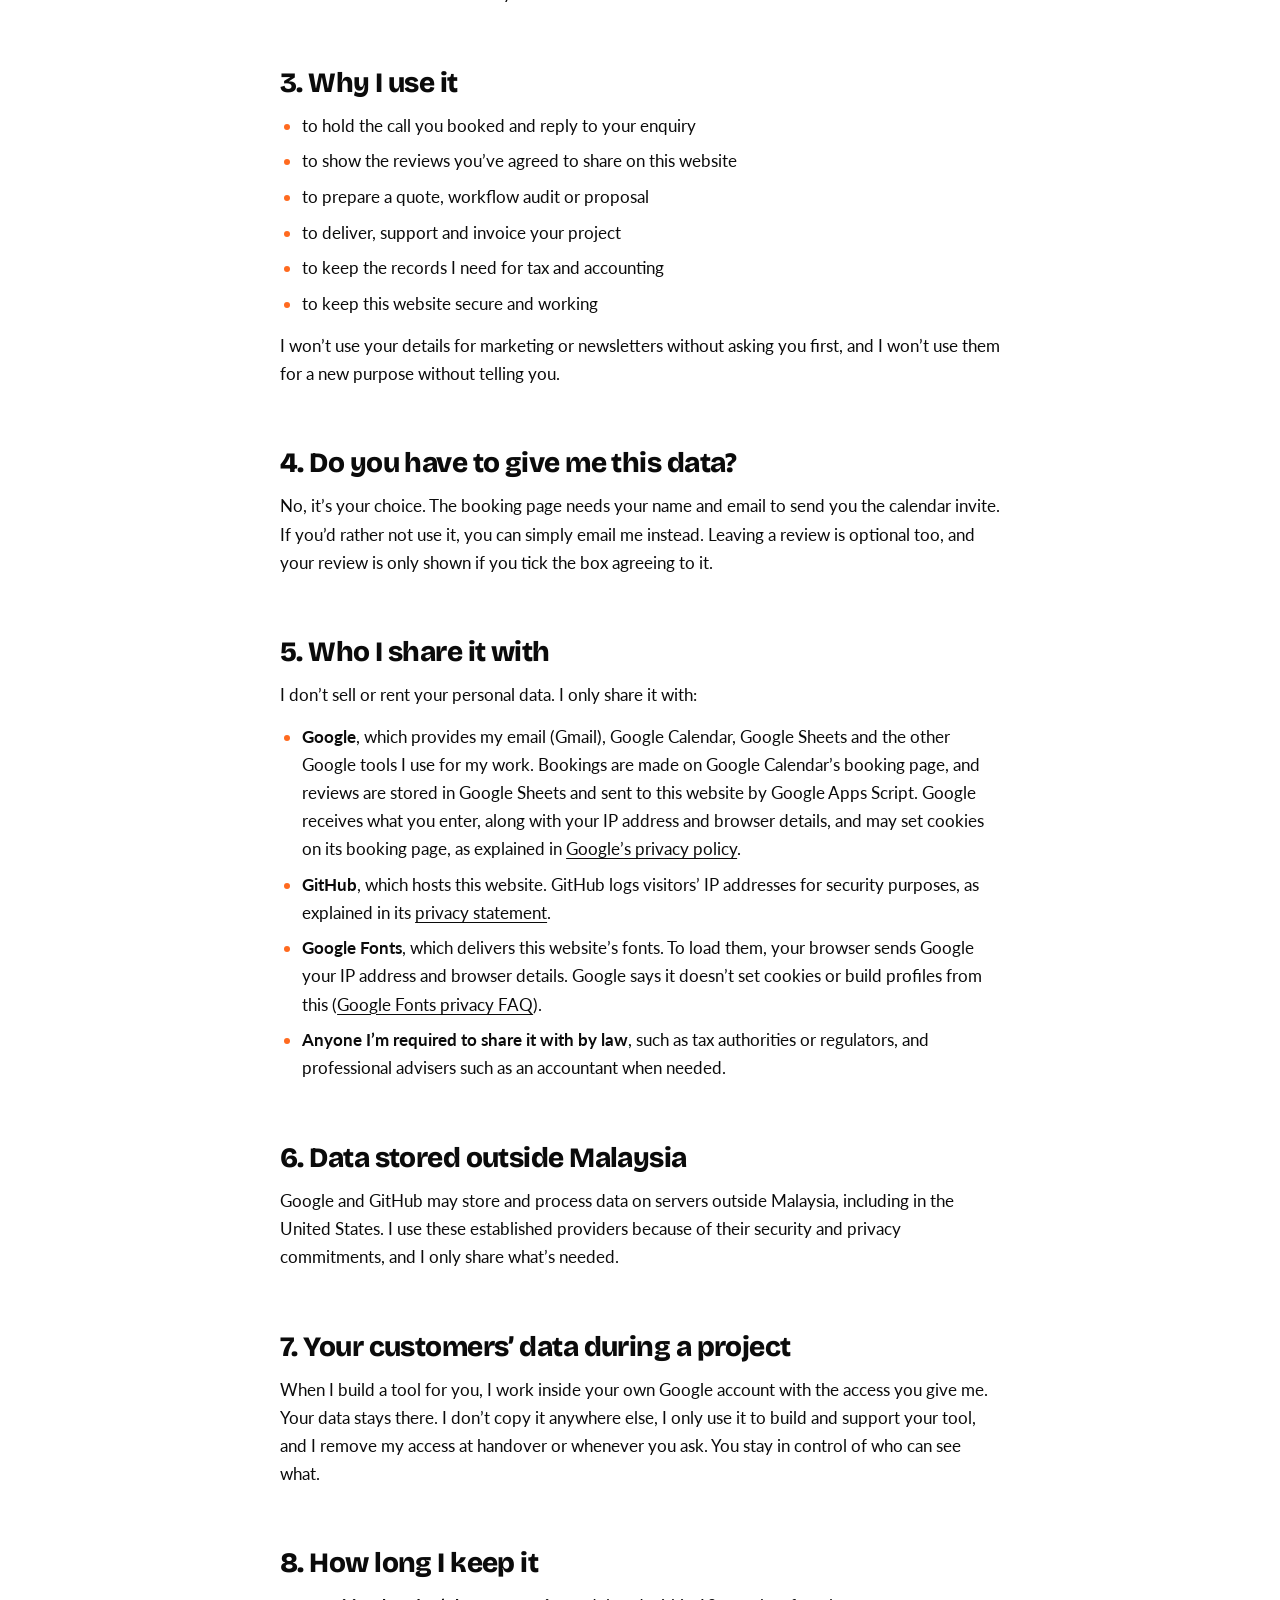
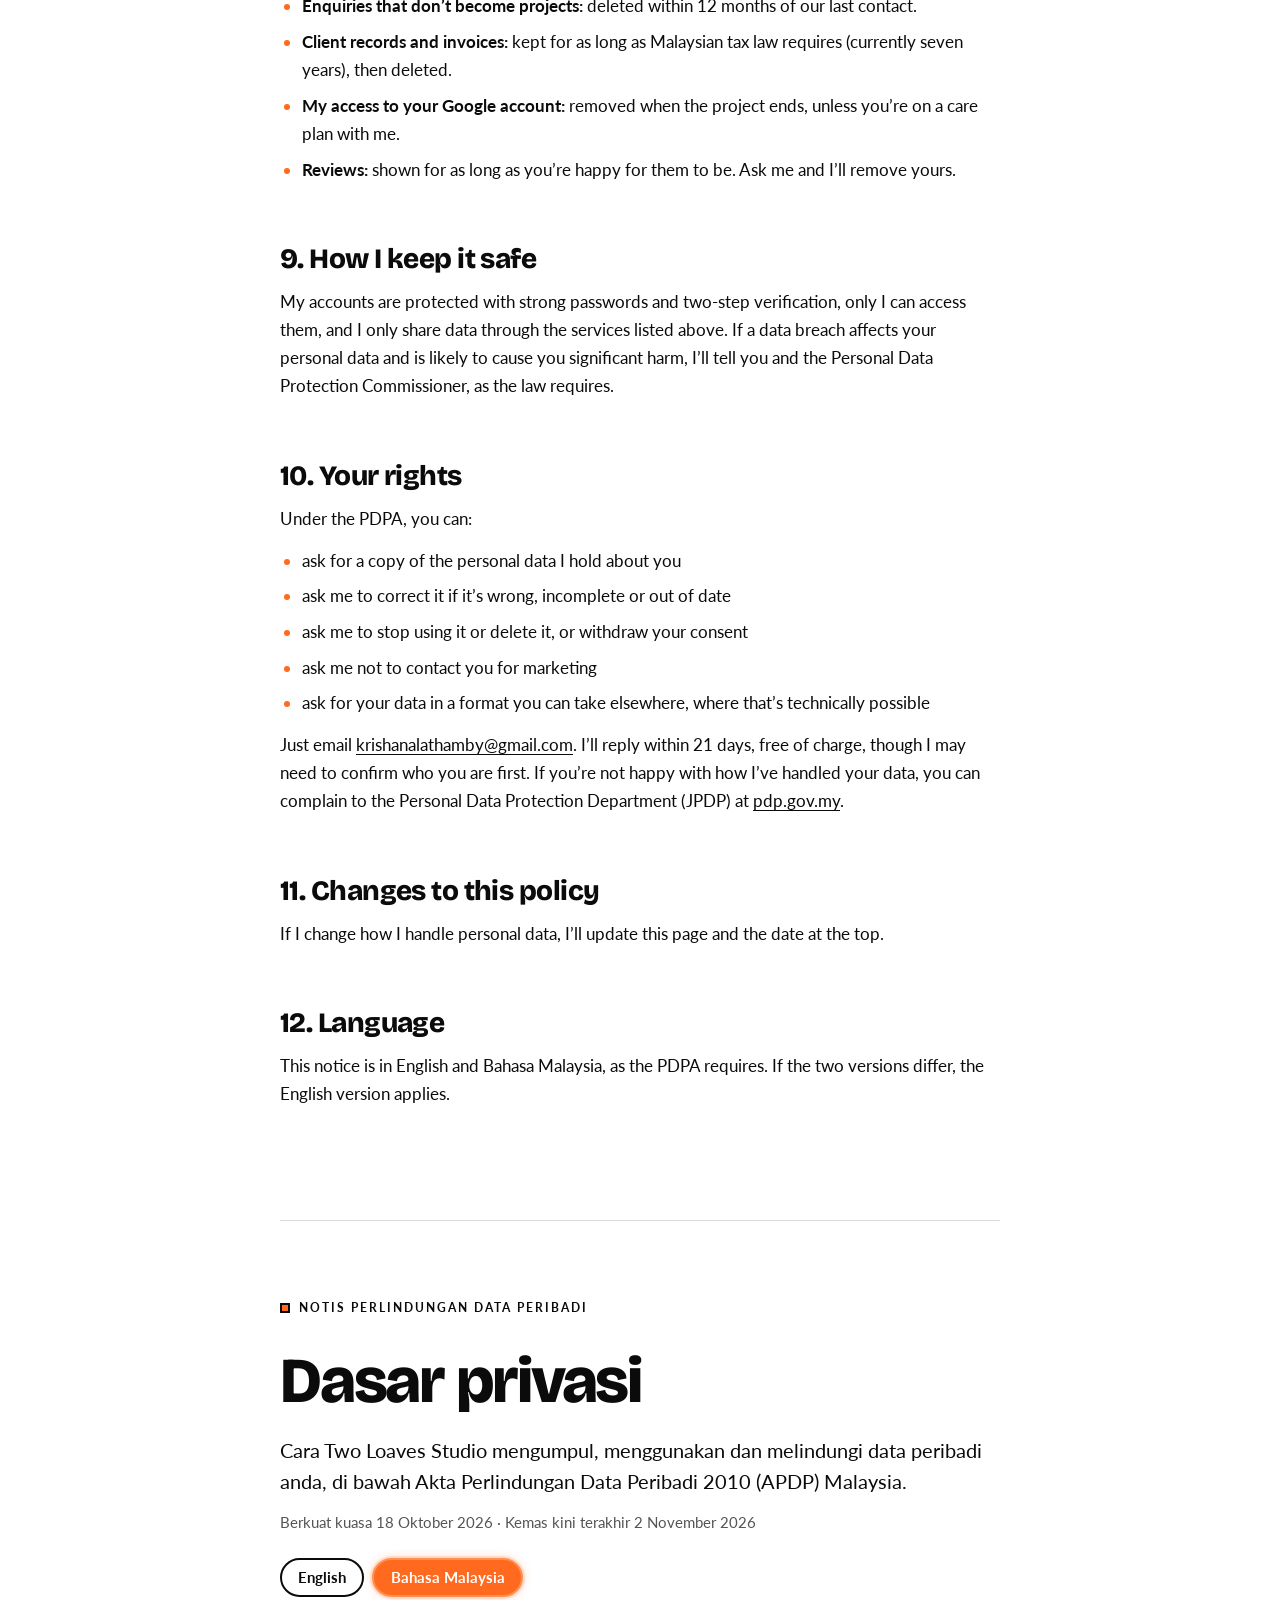
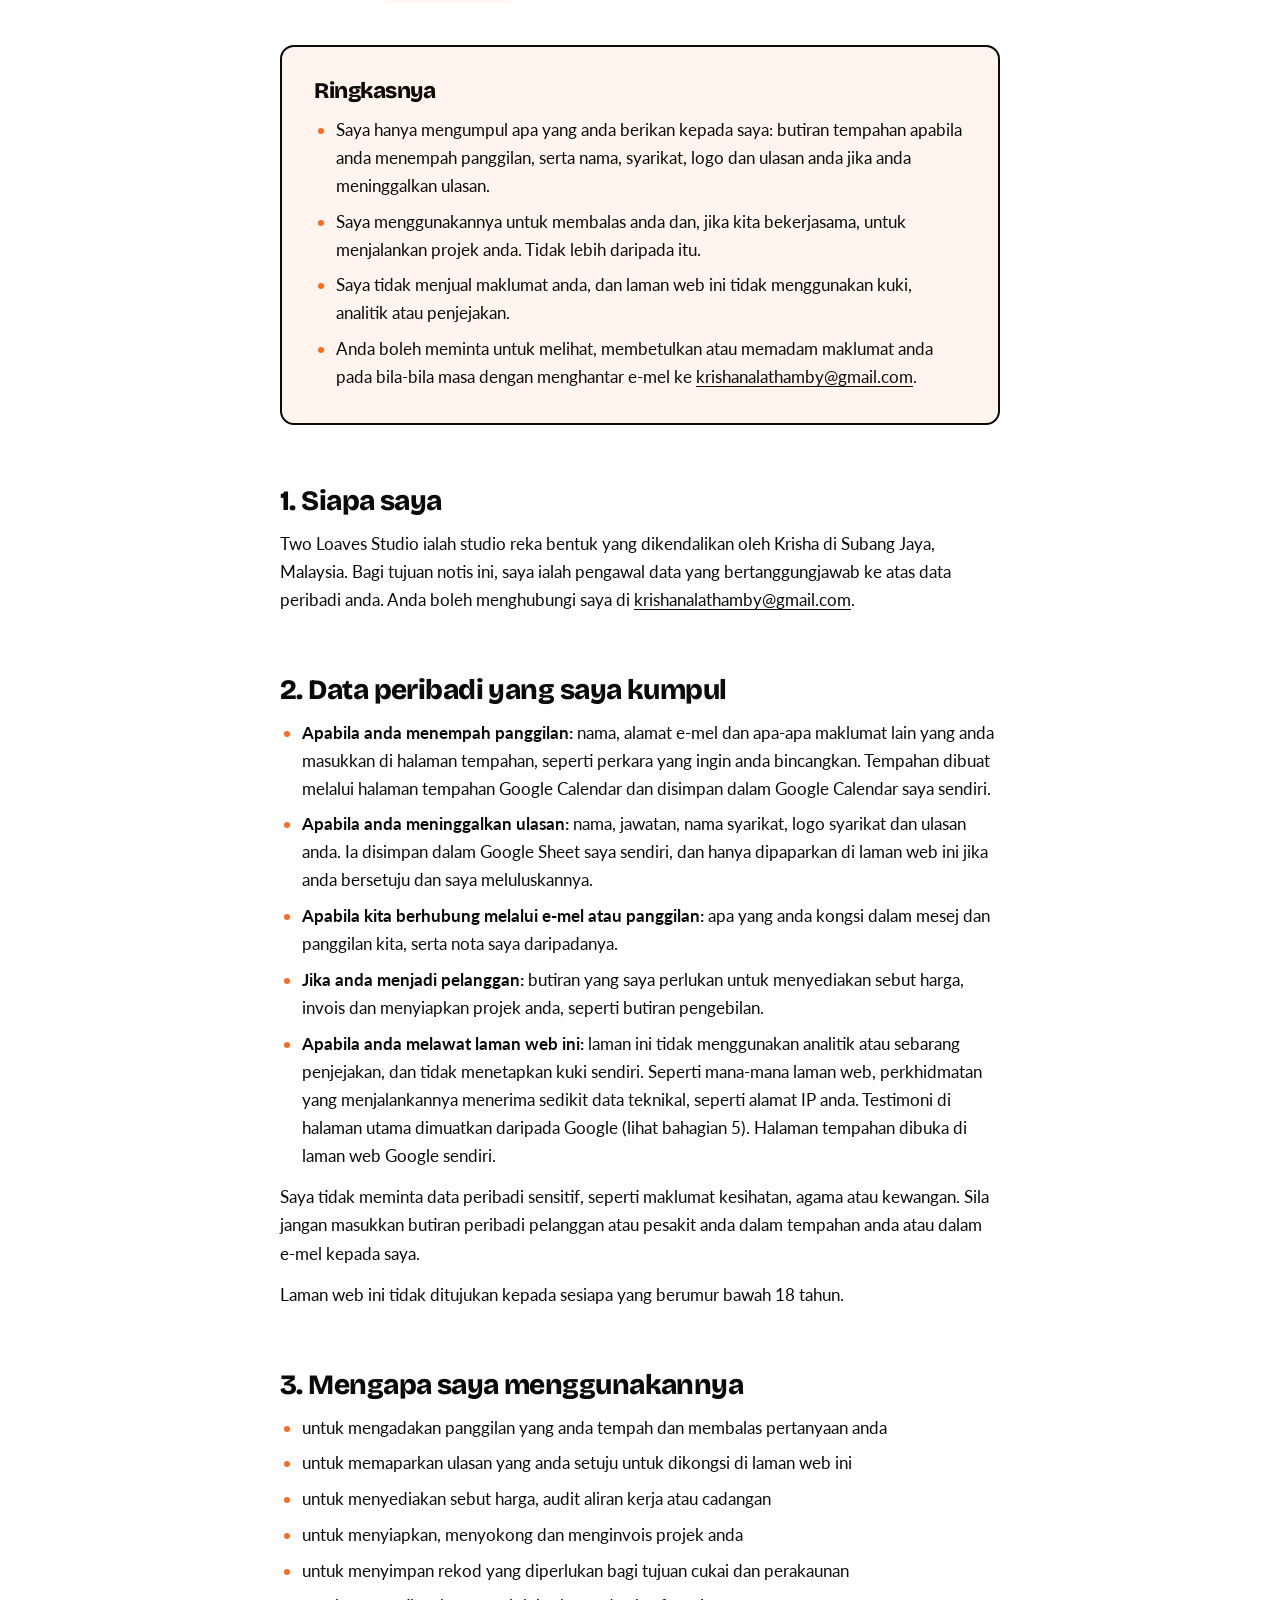
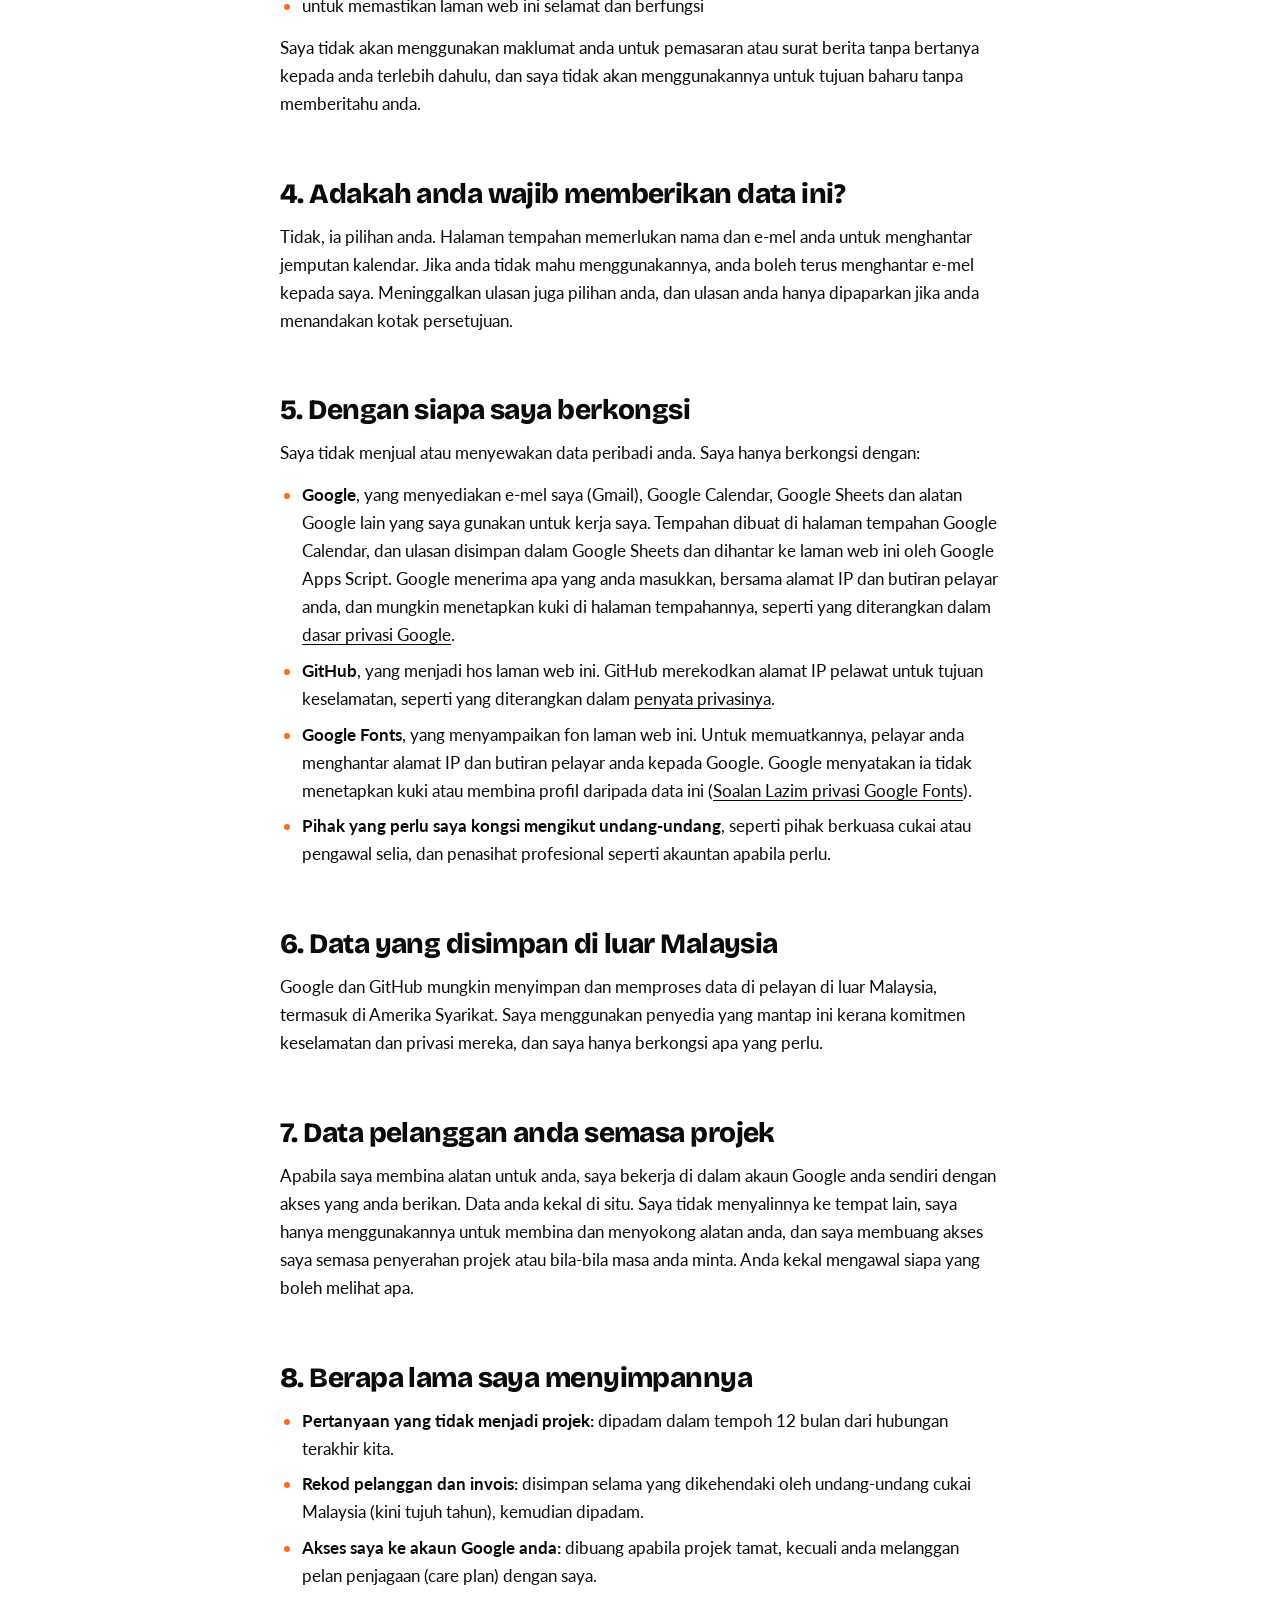
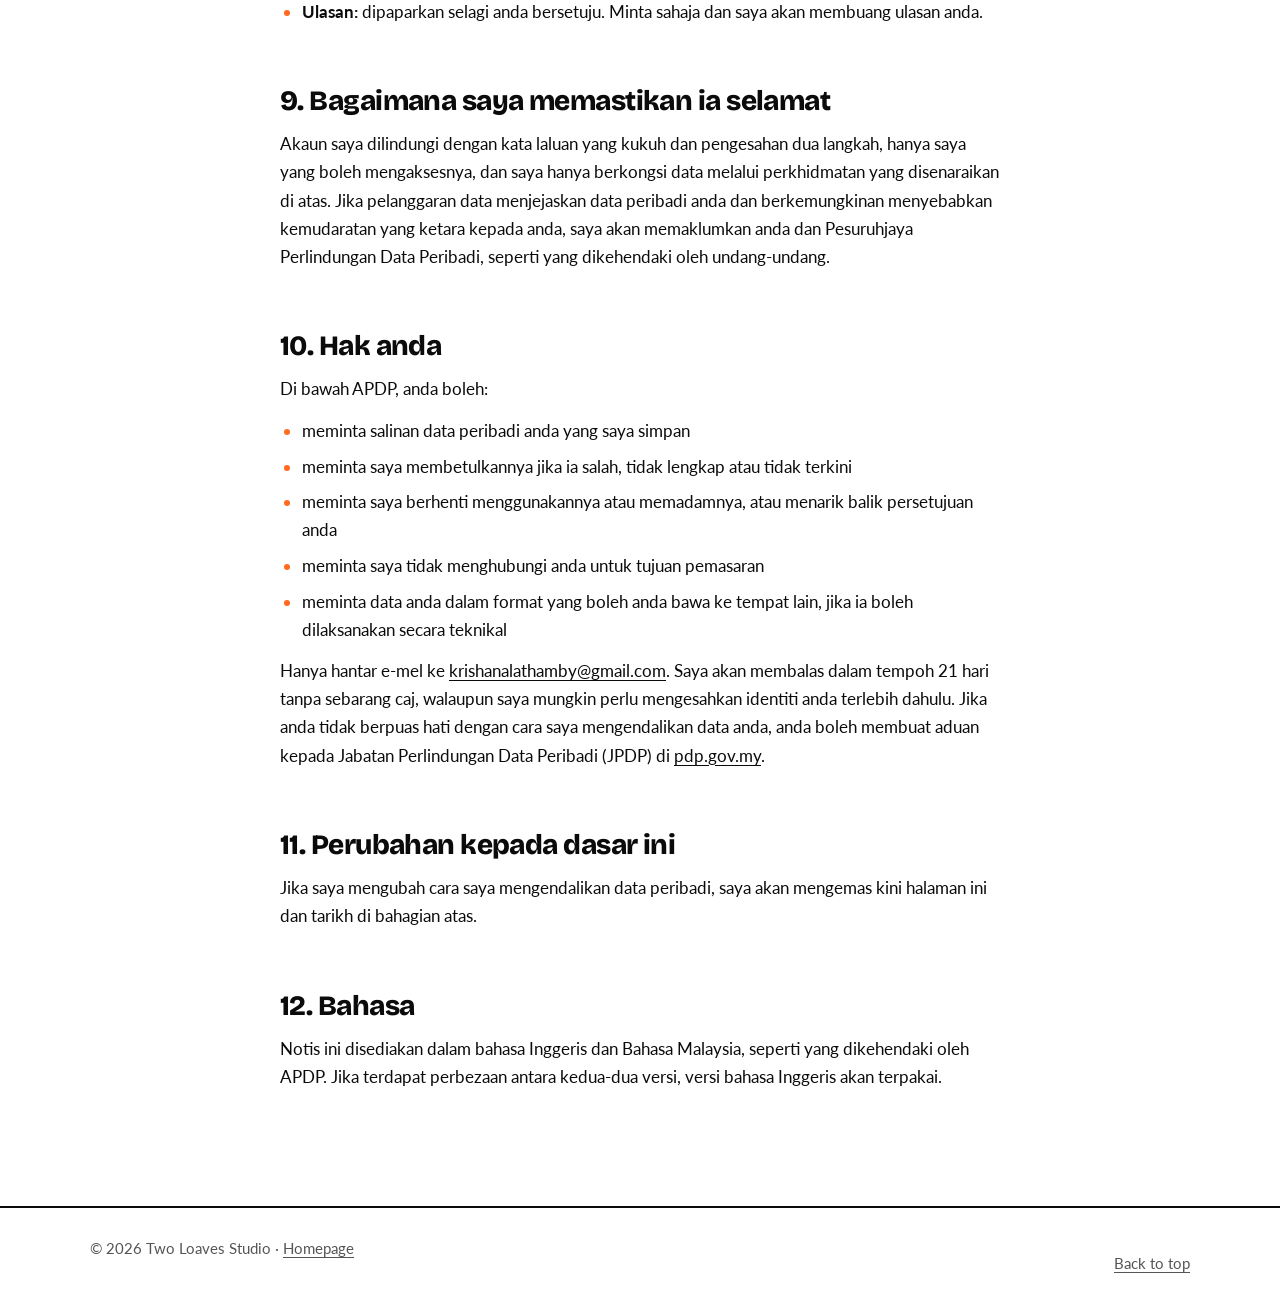
<file: privacy.html>
<!doctype html>
<html lang="en-MY">
<head>
  <meta charset="utf-8">
  <meta name="viewport" content="width=device-width, initial-scale=1">
  <title>Privacy policy | Two Loaves Studio</title>
  <meta name="description" content="How Two Loaves Studio collects, uses and protects your personal data under Malaysia’s Personal Data Protection Act 2010. In English and Bahasa Malaysia.">
  <link rel="icon" href="favicon.svg" type="image/svg+xml">
  <link rel="preconnect" href="https://fonts.googleapis.com">
  <link rel="preconnect" href="https://fonts.gstatic.com" crossorigin>
  <link rel="stylesheet" href="https://fonts.googleapis.com/css2?family=Bricolage+Grotesque:opsz,wght@12..96,400..800&family=Lato:ital,wght@0,400;0,700;0,900;1,400&display=swap">
  <link rel="stylesheet" href="css/styles.css">
</head>
<body>
<a class="skip" href="#main">Skip to content</a>

<svg class="sprite" xmlns="http://www.w3.org/2000/svg" aria-hidden="true" focusable="false">
  <symbol id="mark" viewBox="1 20 62 39" fill="none" stroke="currentColor" stroke-width="3" stroke-linecap="round" stroke-linejoin="round">
    <path fill="#ff8a3d" d="M8 56Q4 56 4 52C4 35 14 23 27 23C40 23 50 35 50 52Q50 56 46 56Z"/>
    <path stroke-width="2.2" d="M12.5 31Q27 26 41.5 31M20.5 25.5V35.5M33.5 25.5V35.5"/>
    <g fill="currentColor" stroke="none"><circle cx="13" cy="43" r="1.9"/><circle cx="21" cy="43" r="1.9"/></g>
    <path stroke-width="2.2" d="M15 47Q17 49 19 47"/>
    <path fill="#ffb27a" d="M33 56Q29 56 29 52C29 42 36 35 45 35C54 35 61 42 61 52Q61 56 57 56Z"/>
    <g fill="currentColor" stroke="none"><circle cx="41" cy="46" r="1.9"/><circle cx="49" cy="46" r="1.9"/></g>
    <path stroke-width="2.2" d="M43 50Q45 52 47 50"/>
  </symbol>
</svg>

<header class="nav">
  <div class="wrap nav__in">
    <a class="brand" href="index.html">
      <svg class="brand__mark" aria-hidden="true"><use href="#mark"/></svg>
      <span>Two Loaves <span class="brand__sub">Studio</span></span>
    </a>
    <a class="btn btn--sm btn--ghost nav__back" href="index.html">← <span class="nav__back-long">Back to the homepage</span><span class="nav__back-short">Home</span></a>
  </div>
</header>

<main id="main" class="legal">
  <div class="wrap">

    <!-- ===================== English ===================== -->
    <article id="en" lang="en-MY">
      <p class="eyebrow">Personal data protection notice</p>
      <h1>Privacy policy</h1>
      <p class="legal__lede">How Two Loaves Studio collects, uses and protects your personal data, under Malaysia’s Personal Data Protection Act 2010 (PDPA).</p>
      <p class="legal__meta">Effective 18 October 2026 · Last updated 2 November 2026</p>
      <nav class="lang-switch" aria-label="Language">
        <a class="btn btn--sm" href="#en" aria-current="true">English</a>
        <a class="btn btn--sm btn--ghost" href="#ms" lang="ms">Bahasa Malaysia</a>
      </nav>

      <section class="legal__summary" aria-labelledby="en-short">
        <h2 id="en-short">The short version</h2>
        <ul>
          <li>I only collect what you give me: your booking details when you book a call, and your name, company, logo and review if you leave a review.</li>
          <li>I use it to reply to you and, if we work together, to run your project. Nothing else.</li>
          <li>I don’t sell your details, and this website doesn’t use cookies, analytics or tracking.</li>
          <li>You can ask to see, correct or delete your details at any time by emailing <a href="mailto:krishanalathamby@gmail.com">krishanalathamby@gmail.com</a>.</li>
        </ul>
      </section>

      <section>
        <h2>1. Who I am</h2>
        <p>Two Loaves Studio is a design studio run by Krisha in Subang Jaya, Malaysia. For this notice, I am the data controller responsible for your personal data. You can contact me at <a href="mailto:krishanalathamby@gmail.com">krishanalathamby@gmail.com</a>.</p>
      </section>

      <section>
        <h2>2. What personal data I collect</h2>
        <ul>
          <li><strong>When you book a call:</strong> your name, email address and anything else you enter on the booking page, such as what you’d like to talk about. Bookings are made through Google Calendar’s booking page and are saved in my own Google Calendar.</li>
          <li><strong>When you leave a review:</strong> your name, role, company name, company logo and review. They’re saved in my own Google Sheet, and only shown on this website if you agree and I approve them.</li>
          <li><strong>When we email or talk:</strong> what you share in our messages and calls, and my notes from them.</li>
          <li><strong>If you become a client:</strong> the details I need to quote, invoice and deliver your project, such as your billing details.</li>
          <li><strong>When you visit this website:</strong> this site doesn’t use analytics or any tracking, and doesn’t set cookies itself. Like any website, the services that run it receive some technical data, such as your IP address. The testimonials on the homepage are loaded from Google (see section 5). The booking page opens on Google’s own website.</li>
        </ul>
        <p>I don’t ask for sensitive personal data, such as health, religious or financial information. Please don’t include your customers’ or patients’ personal details in your booking or in emails to me.</p>
        <p>This website isn’t meant for anyone under 18.</p>
      </section>

      <section>
        <h2>3. Why I use it</h2>
        <ul>
          <li>to hold the call you booked and reply to your enquiry</li>
          <li>to show the reviews you’ve agreed to share on this website</li>
          <li>to prepare a quote, workflow audit or proposal</li>
          <li>to deliver, support and invoice your project</li>
          <li>to keep the records I need for tax and accounting</li>
          <li>to keep this website secure and working</li>
        </ul>
        <p>I won’t use your details for marketing or newsletters without asking you first, and I won’t use them for a new purpose without telling you.</p>
      </section>

      <section>
        <h2>4. Do you have to give me this data?</h2>
        <p>No, it’s your choice. The booking page needs your name and email to send you the calendar invite. If you’d rather not use it, you can simply email me instead. Leaving a review is optional too, and your review is only shown if you tick the box agreeing to it.</p>
      </section>

      <section>
        <h2>5. Who I share it with</h2>
        <p>I don’t sell or rent your personal data. I only share it with:</p>
        <ul>
          <li><strong>Google</strong>, which provides my email (Gmail), Google Calendar, Google Sheets and the other Google tools I use for my work. Bookings are made on Google Calendar’s booking page, and reviews are stored in Google Sheets and sent to this website by Google Apps Script. Google receives what you enter, along with your IP address and browser details, and may set cookies on its booking page, as explained in <a href="https://policies.google.com/privacy" rel="noopener">Google’s privacy policy</a>.</li>
          <li><strong>GitHub</strong>, which hosts this website. GitHub logs visitors’ IP addresses for security purposes, as explained in its <a href="https://docs.github.com/en/site-policy/privacy-policies/github-general-privacy-statement" rel="noopener">privacy statement</a>.</li>
          <li><strong>Google Fonts</strong>, which delivers this website’s fonts. To load them, your browser sends Google your IP address and browser details. Google says it doesn’t set cookies or build profiles from this (<a href="https://developers.google.com/fonts/faq/privacy" rel="noopener">Google Fonts privacy FAQ</a>).</li>
          <li><strong>Anyone I’m required to share it with by law</strong>, such as tax authorities or regulators, and professional advisers such as an accountant when needed.</li>
        </ul>
      </section>

      <section>
        <h2>6. Data stored outside Malaysia</h2>
        <p>Google and GitHub may store and process data on servers outside Malaysia, including in the United States. I use these established providers because of their security and privacy commitments, and I only share what’s needed.</p>
      </section>

      <section>
        <h2>7. Your customers’ data during a project</h2>
        <p>When I build a tool for you, I work inside your own Google account with the access you give me. Your data stays there. I don’t copy it anywhere else, I only use it to build and support your tool, and I remove my access at handover or whenever you ask. You stay in control of who can see what.</p>
      </section>

      <section>
        <h2>8. How long I keep it</h2>
        <ul>
          <li><strong>Enquiries that don’t become projects:</strong> deleted within 12 months of our last contact.</li>
          <li><strong>Client records and invoices:</strong> kept for as long as Malaysian tax law requires (currently seven years), then deleted.</li>
          <li><strong>My access to your Google account:</strong> removed when the project ends, unless you’re on a care plan with me.</li>
          <li><strong>Reviews:</strong> shown for as long as you’re happy for them to be. Ask me and I’ll remove yours.</li>
        </ul>
      </section>

      <section>
        <h2>9. How I keep it safe</h2>
        <p>My accounts are protected with strong passwords and two-step verification, only I can access them, and I only share data through the services listed above. If a data breach affects your personal data and is likely to cause you significant harm, I’ll tell you and the Personal Data Protection Commissioner, as the law requires.</p>
      </section>

      <section>
        <h2>10. Your rights</h2>
        <p>Under the PDPA, you can:</p>
        <ul>
          <li>ask for a copy of the personal data I hold about you</li>
          <li>ask me to correct it if it’s wrong, incomplete or out of date</li>
          <li>ask me to stop using it or delete it, or withdraw your consent</li>
          <li>ask me not to contact you for marketing</li>
          <li>ask for your data in a format you can take elsewhere, where that’s technically possible</li>
        </ul>
        <p>Just email <a href="mailto:krishanalathamby@gmail.com">krishanalathamby@gmail.com</a>. I’ll reply within 21 days, free of charge, though I may need to confirm who you are first. If you’re not happy with how I’ve handled your data, you can complain to the Personal Data Protection Department (JPDP) at <a href="https://www.pdp.gov.my" rel="noopener">pdp.gov.my</a>.</p>
      </section>

      <section>
        <h2>11. Changes to this policy</h2>
        <p>If I change how I handle personal data, I’ll update this page and the date at the top.</p>
      </section>

      <section>
        <h2>12. Language</h2>
        <p>This notice is in English and Bahasa Malaysia, as the PDPA requires. If the two versions differ, the English version applies.</p>
      </section>
    </article>

    <!-- ===================== Bahasa Malaysia ===================== -->
    <article id="ms" class="legal__ms" lang="ms">
      <p class="eyebrow">Notis perlindungan data peribadi</p>
      <h1>Dasar privasi</h1>
      <p class="legal__lede">Cara Two Loaves Studio mengumpul, menggunakan dan melindungi data peribadi anda, di bawah Akta Perlindungan Data Peribadi 2010 (APDP) Malaysia.</p>
      <p class="legal__meta">Berkuat kuasa 18 Oktober 2026 · Kemas kini terakhir 2 November 2026</p>
      <nav class="lang-switch" aria-label="Bahasa">
        <a class="btn btn--sm btn--ghost" href="#en" lang="en">English</a>
        <a class="btn btn--sm" href="#ms" aria-current="true">Bahasa Malaysia</a>
      </nav>

      <section class="legal__summary" aria-labelledby="ms-short">
        <h2 id="ms-short">Ringkasnya</h2>
        <ul>
          <li>Saya hanya mengumpul apa yang anda berikan kepada saya: butiran tempahan apabila anda menempah panggilan, serta nama, syarikat, logo dan ulasan anda jika anda meninggalkan ulasan.</li>
          <li>Saya menggunakannya untuk membalas anda dan, jika kita bekerjasama, untuk menjalankan projek anda. Tidak lebih daripada itu.</li>
          <li>Saya tidak menjual maklumat anda, dan laman web ini tidak menggunakan kuki, analitik atau penjejakan.</li>
          <li>Anda boleh meminta untuk melihat, membetulkan atau memadam maklumat anda pada bila-bila masa dengan menghantar e-mel ke <a href="mailto:krishanalathamby@gmail.com">krishanalathamby@gmail.com</a>.</li>
        </ul>
      </section>

      <section>
        <h2>1. Siapa saya</h2>
        <p>Two Loaves Studio ialah studio reka bentuk yang dikendalikan oleh Krisha di Subang Jaya, Malaysia. Bagi tujuan notis ini, saya ialah pengawal data yang bertanggungjawab ke atas data peribadi anda. Anda boleh menghubungi saya di <a href="mailto:krishanalathamby@gmail.com">krishanalathamby@gmail.com</a>.</p>
      </section>

      <section>
        <h2>2. Data peribadi yang saya kumpul</h2>
        <ul>
          <li><strong>Apabila anda menempah panggilan:</strong> nama, alamat e-mel dan apa-apa maklumat lain yang anda masukkan di halaman tempahan, seperti perkara yang ingin anda bincangkan. Tempahan dibuat melalui halaman tempahan Google Calendar dan disimpan dalam Google Calendar saya sendiri.</li>
          <li><strong>Apabila anda meninggalkan ulasan:</strong> nama, jawatan, nama syarikat, logo syarikat dan ulasan anda. Ia disimpan dalam Google Sheet saya sendiri, dan hanya dipaparkan di laman web ini jika anda bersetuju dan saya meluluskannya.</li>
          <li><strong>Apabila kita berhubung melalui e-mel atau panggilan:</strong> apa yang anda kongsi dalam mesej dan panggilan kita, serta nota saya daripadanya.</li>
          <li><strong>Jika anda menjadi pelanggan:</strong> butiran yang saya perlukan untuk menyediakan sebut harga, invois dan menyiapkan projek anda, seperti butiran pengebilan.</li>
          <li><strong>Apabila anda melawat laman web ini:</strong> laman ini tidak menggunakan analitik atau sebarang penjejakan, dan tidak menetapkan kuki sendiri. Seperti mana-mana laman web, perkhidmatan yang menjalankannya menerima sedikit data teknikal, seperti alamat IP anda. Testimoni di halaman utama dimuatkan daripada Google (lihat bahagian 5). Halaman tempahan dibuka di laman web Google sendiri.</li>
        </ul>
        <p>Saya tidak meminta data peribadi sensitif, seperti maklumat kesihatan, agama atau kewangan. Sila jangan masukkan butiran peribadi pelanggan atau pesakit anda dalam tempahan anda atau dalam e-mel kepada saya.</p>
        <p>Laman web ini tidak ditujukan kepada sesiapa yang berumur bawah 18 tahun.</p>
      </section>

      <section>
        <h2>3. Mengapa saya menggunakannya</h2>
        <ul>
          <li>untuk mengadakan panggilan yang anda tempah dan membalas pertanyaan anda</li>
          <li>untuk memaparkan ulasan yang anda setuju untuk dikongsi di laman web ini</li>
          <li>untuk menyediakan sebut harga, audit aliran kerja atau cadangan</li>
          <li>untuk menyiapkan, menyokong dan menginvois projek anda</li>
          <li>untuk menyimpan rekod yang diperlukan bagi tujuan cukai dan perakaunan</li>
          <li>untuk memastikan laman web ini selamat dan berfungsi</li>
        </ul>
        <p>Saya tidak akan menggunakan maklumat anda untuk pemasaran atau surat berita tanpa bertanya kepada anda terlebih dahulu, dan saya tidak akan menggunakannya untuk tujuan baharu tanpa memberitahu anda.</p>
      </section>

      <section>
        <h2>4. Adakah anda wajib memberikan data ini?</h2>
        <p>Tidak, ia pilihan anda. Halaman tempahan memerlukan nama dan e-mel anda untuk menghantar jemputan kalendar. Jika anda tidak mahu menggunakannya, anda boleh terus menghantar e-mel kepada saya. Meninggalkan ulasan juga pilihan anda, dan ulasan anda hanya dipaparkan jika anda menandakan kotak persetujuan.</p>
      </section>

      <section>
        <h2>5. Dengan siapa saya berkongsi</h2>
        <p>Saya tidak menjual atau menyewakan data peribadi anda. Saya hanya berkongsi dengan:</p>
        <ul>
          <li><strong>Google</strong>, yang menyediakan e-mel saya (Gmail), Google Calendar, Google Sheets dan alatan Google lain yang saya gunakan untuk kerja saya. Tempahan dibuat di halaman tempahan Google Calendar, dan ulasan disimpan dalam Google Sheets dan dihantar ke laman web ini oleh Google Apps Script. Google menerima apa yang anda masukkan, bersama alamat IP dan butiran pelayar anda, dan mungkin menetapkan kuki di halaman tempahannya, seperti yang diterangkan dalam <a href="https://policies.google.com/privacy" rel="noopener">dasar privasi Google</a>.</li>
          <li><strong>GitHub</strong>, yang menjadi hos laman web ini. GitHub merekodkan alamat IP pelawat untuk tujuan keselamatan, seperti yang diterangkan dalam <a href="https://docs.github.com/en/site-policy/privacy-policies/github-general-privacy-statement" rel="noopener">penyata privasinya</a>.</li>
          <li><strong>Google Fonts</strong>, yang menyampaikan fon laman web ini. Untuk memuatkannya, pelayar anda menghantar alamat IP dan butiran pelayar anda kepada Google. Google menyatakan ia tidak menetapkan kuki atau membina profil daripada data ini (<a href="https://developers.google.com/fonts/faq/privacy" rel="noopener">Soalan Lazim privasi Google Fonts</a>).</li>
          <li><strong>Pihak yang perlu saya kongsi mengikut undang-undang</strong>, seperti pihak berkuasa cukai atau pengawal selia, dan penasihat profesional seperti akauntan apabila perlu.</li>
        </ul>
      </section>

      <section>
        <h2>6. Data yang disimpan di luar Malaysia</h2>
        <p>Google dan GitHub mungkin menyimpan dan memproses data di pelayan di luar Malaysia, termasuk di Amerika Syarikat. Saya menggunakan penyedia yang mantap ini kerana komitmen keselamatan dan privasi mereka, dan saya hanya berkongsi apa yang perlu.</p>
      </section>

      <section>
        <h2>7. Data pelanggan anda semasa projek</h2>
        <p>Apabila saya membina alatan untuk anda, saya bekerja di dalam akaun Google anda sendiri dengan akses yang anda berikan. Data anda kekal di situ. Saya tidak menyalinnya ke tempat lain, saya hanya menggunakannya untuk membina dan menyokong alatan anda, dan saya membuang akses saya semasa penyerahan projek atau bila-bila masa anda minta. Anda kekal mengawal siapa yang boleh melihat apa.</p>
      </section>

      <section>
        <h2>8. Berapa lama saya menyimpannya</h2>
        <ul>
          <li><strong>Pertanyaan yang tidak menjadi projek:</strong> dipadam dalam tempoh 12 bulan dari hubungan terakhir kita.</li>
          <li><strong>Rekod pelanggan dan invois:</strong> disimpan selama yang dikehendaki oleh undang-undang cukai Malaysia (kini tujuh tahun), kemudian dipadam.</li>
          <li><strong>Akses saya ke akaun Google anda:</strong> dibuang apabila projek tamat, kecuali anda melanggan pelan penjagaan (care plan) dengan saya.</li>
          <li><strong>Ulasan:</strong> dipaparkan selagi anda bersetuju. Minta sahaja dan saya akan membuang ulasan anda.</li>
        </ul>
      </section>

      <section>
        <h2>9. Bagaimana saya memastikan ia selamat</h2>
        <p>Akaun saya dilindungi dengan kata laluan yang kukuh dan pengesahan dua langkah, hanya saya yang boleh mengaksesnya, dan saya hanya berkongsi data melalui perkhidmatan yang disenaraikan di atas. Jika pelanggaran data menjejaskan data peribadi anda dan berkemungkinan menyebabkan kemudaratan yang ketara kepada anda, saya akan memaklumkan anda dan Pesuruhjaya Perlindungan Data Peribadi, seperti yang dikehendaki oleh undang-undang.</p>
      </section>

      <section>
        <h2>10. Hak anda</h2>
        <p>Di bawah APDP, anda boleh:</p>
        <ul>
          <li>meminta salinan data peribadi anda yang saya simpan</li>
          <li>meminta saya membetulkannya jika ia salah, tidak lengkap atau tidak terkini</li>
          <li>meminta saya berhenti menggunakannya atau memadamnya, atau menarik balik persetujuan anda</li>
          <li>meminta saya tidak menghubungi anda untuk tujuan pemasaran</li>
          <li>meminta data anda dalam format yang boleh anda bawa ke tempat lain, jika ia boleh dilaksanakan secara teknikal</li>
        </ul>
        <p>Hanya hantar e-mel ke <a href="mailto:krishanalathamby@gmail.com">krishanalathamby@gmail.com</a>. Saya akan membalas dalam tempoh 21 hari tanpa sebarang caj, walaupun saya mungkin perlu mengesahkan identiti anda terlebih dahulu. Jika anda tidak berpuas hati dengan cara saya mengendalikan data anda, anda boleh membuat aduan kepada Jabatan Perlindungan Data Peribadi (JPDP) di <a href="https://www.pdp.gov.my" rel="noopener">pdp.gov.my</a>.</p>
      </section>

      <section>
        <h2>11. Perubahan kepada dasar ini</h2>
        <p>Jika saya mengubah cara saya mengendalikan data peribadi, saya akan mengemas kini halaman ini dan tarikh di bahagian atas.</p>
      </section>

      <section>
        <h2>12. Bahasa</h2>
        <p>Notis ini disediakan dalam bahasa Inggeris dan Bahasa Malaysia, seperti yang dikehendaki oleh APDP. Jika terdapat perbezaan antara kedua-dua versi, versi bahasa Inggeris akan terpakai.</p>
      </section>
    </article>

  </div>
</main>

<footer class="footer">
  <div class="wrap footer__in">
    <p>© 2026 Two Loaves Studio · <a href="index.html">Homepage</a></p>
    <p><a href="#en">Back to top</a></p>
  </div>
</footer>
</body>
</html>
</file>
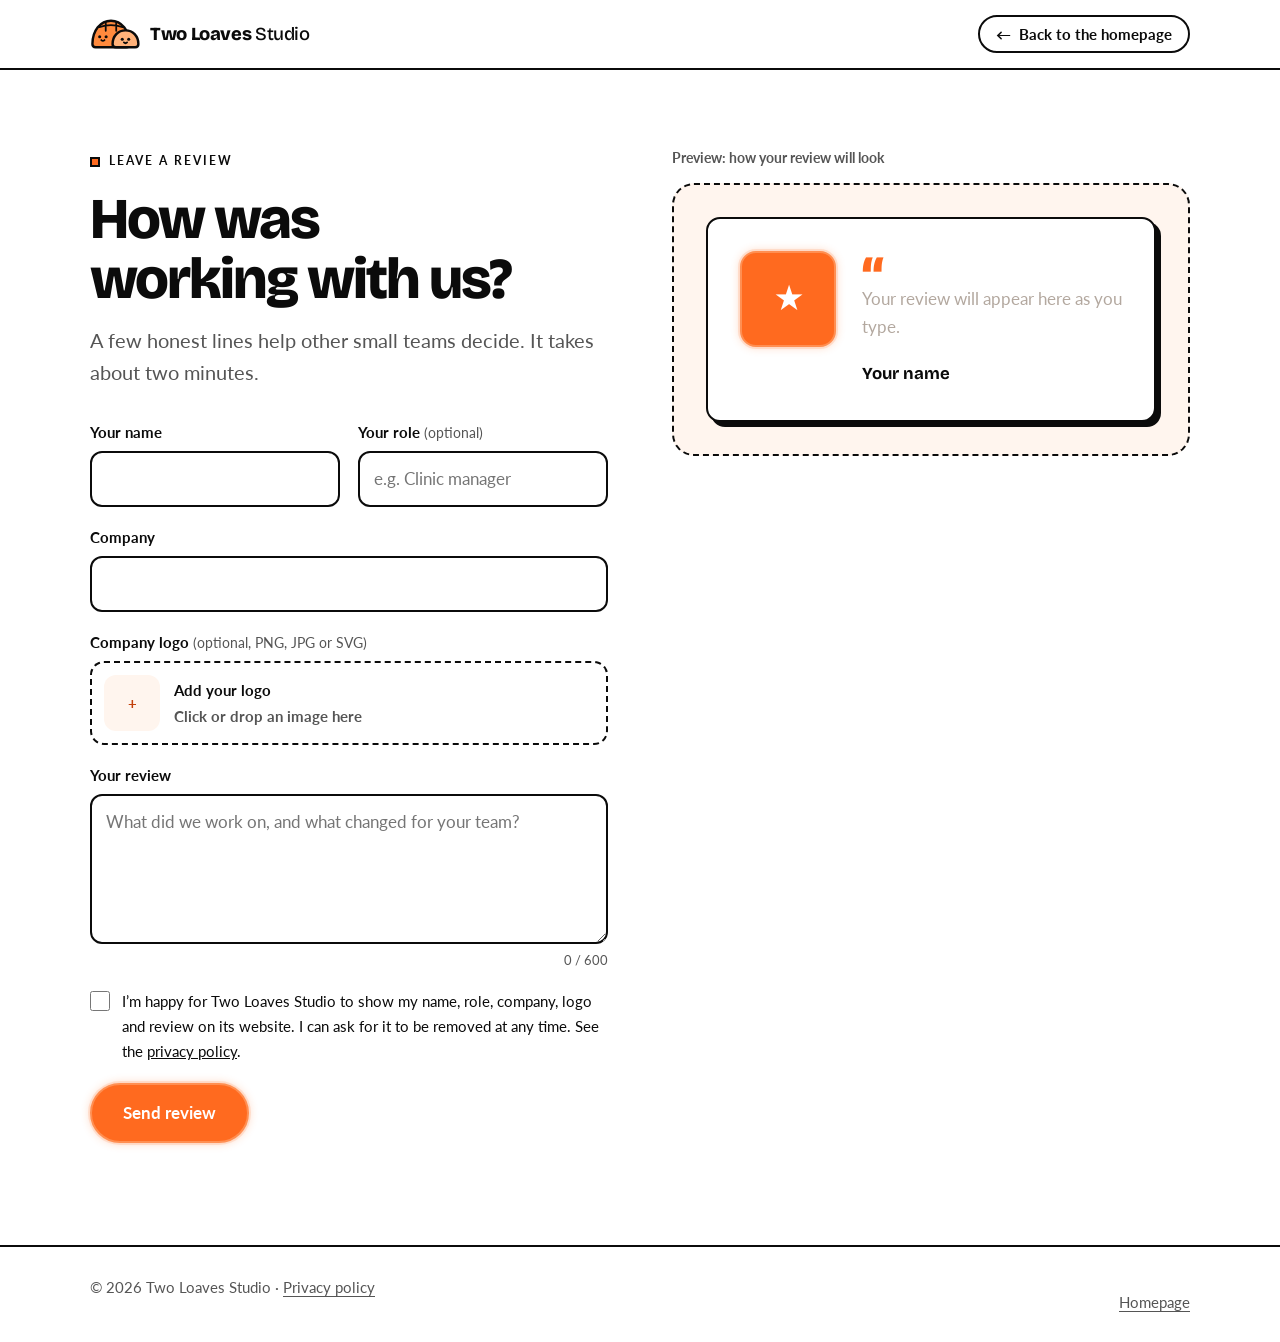
<file: review.html>
<!doctype html>
<html lang="en-MY">
<head>
  <meta charset="utf-8">
  <meta name="viewport" content="width=device-width, initial-scale=1">
  <title>Leave a review | Two Loaves Studio</title>
  <meta name="description" content="Worked with Two Loaves Studio? Leave a short review for the website.">
  <meta name="robots" content="noindex">
  <meta name="theme-color" content="#ffffff">
  <script>document.documentElement.classList.add('js');</script>
  <link rel="icon" href="favicon.svg" type="image/svg+xml">
  <link rel="preconnect" href="https://fonts.googleapis.com">
  <link rel="preconnect" href="https://fonts.gstatic.com" crossorigin>
  <link rel="stylesheet" href="https://fonts.googleapis.com/css2?family=Bricolage+Grotesque:opsz,wght@12..96,400..800&family=Lato:ital,wght@0,400;0,700;0,900;1,400&display=swap">
  <link rel="stylesheet" href="css/styles.css">
</head>
<body>
<a class="skip" href="#main">Skip to content</a>

<svg class="sprite" xmlns="http://www.w3.org/2000/svg" aria-hidden="true" focusable="false">
  <symbol id="mark" viewBox="1 20 62 39" fill="none" stroke="currentColor" stroke-width="3" stroke-linecap="round" stroke-linejoin="round">
    <path fill="#ff8a3d" d="M8 56Q4 56 4 52C4 35 14 23 27 23C40 23 50 35 50 52Q50 56 46 56Z"/>
    <path stroke-width="2.2" d="M12.5 31Q27 26 41.5 31M20.5 25.5V35.5M33.5 25.5V35.5"/>
    <g fill="currentColor" stroke="none"><circle cx="13" cy="43" r="1.9"/><circle cx="21" cy="43" r="1.9"/></g>
    <path stroke-width="2.2" d="M15 47Q17 49 19 47"/>
    <path fill="#ffb27a" d="M33 56Q29 56 29 52C29 42 36 35 45 35C54 35 61 42 61 52Q61 56 57 56Z"/>
    <g fill="currentColor" stroke="none"><circle cx="41" cy="46" r="1.9"/><circle cx="49" cy="46" r="1.9"/></g>
    <path stroke-width="2.2" d="M43 50Q45 52 47 50"/>
  </symbol>
  <symbol id="tick" viewBox="0 0 64 64">
    <circle fill="#ff6a1f" stroke="currentColor" stroke-width="4" cx="32" cy="32" r="28"/>
    <path fill="none" stroke="#fff" stroke-width="7" stroke-linecap="round" stroke-linejoin="round" d="M19 33L28 42L45 23"/>
  </symbol>
  <symbol id="i-arrow" viewBox="0 0 24 24" fill="none" stroke="currentColor" stroke-width="2.4" stroke-linecap="round" stroke-linejoin="round">
    <path d="M4 12H19M13 6L19 12L13 18"/>
  </symbol>
</svg>

<header class="nav">
  <div class="wrap nav__in">
    <a class="brand" href="index.html">
      <svg class="brand__mark" aria-hidden="true"><use href="#mark"/></svg>
      <span>Two Loaves <span class="brand__sub">Studio</span></span>
    </a>
    <a class="btn btn--sm btn--ghost nav__back" href="index.html">← <span class="nav__back-long">Back to the homepage</span><span class="nav__back-short">Home</span></a>
  </div>
</header>

<main id="main" class="review">
  <div class="wrap review__grid">
    <div>
      <p class="eyebrow">Leave a review</p>
      <h1>How was working with us?</h1>
      <p class="lede">A few honest lines help other small teams decide. It takes about two minutes.</p>

      <form class="form" data-review-form>
        <div class="field__row">
          <div class="field">
            <label for="r-name">Your name</label>
            <input id="r-name" name="name" type="text" maxlength="80" autocomplete="name" required>
          </div>
          <div class="field">
            <label for="r-role">Your role <small>(optional)</small></label>
            <input id="r-role" name="role" type="text" maxlength="80" autocomplete="organization-title" placeholder="e.g. Clinic manager">
          </div>
        </div>

        <div class="field">
          <label for="r-company">Company</label>
          <input id="r-company" name="company" type="text" maxlength="100" autocomplete="organization" required>
        </div>

        <div class="field">
          <span class="field__label"><b>Company logo</b> <small>(optional, PNG, JPG or SVG)</small></span>
          <label class="drop" data-logo-drop>
            <input name="logoFile" type="file" accept="image/png,image/jpeg,image/webp,image/svg+xml">
            <span class="drop__thumb" data-logo-thumb aria-hidden="true">+</span>
            <span class="drop__text"><b data-logo-label>Add your logo</b><span>Click or drop an image here</span></span>
            <button class="drop__clear" type="button" data-logo-clear hidden>Remove</button>
          </label>
        </div>

        <div class="field">
          <label for="r-quote">Your review</label>
          <textarea id="r-quote" name="quote" maxlength="600" required placeholder="What did we work on, and what changed for your team?"></textarea>
          <span class="field__count" data-review-count aria-live="polite"></span>
        </div>

        <!-- Leave this empty: it's a trap for spam bots -->
        <div class="hp" aria-hidden="true">
          <label for="r-website">Website</label>
          <input id="r-website" name="website" type="text" tabindex="-1" autocomplete="off">
        </div>

        <label class="check">
          <input name="consent" type="checkbox" required>
          <span>I’m happy for Two Loaves Studio to show my name, role, company, logo and review on its website. I can ask for it to be removed at any time. See the <a href="privacy.html">privacy policy</a>.</span>
        </label>

        <p class="form__status" data-review-status role="alert"></p>

        <div><button class="btn btn--lg" type="submit">Send review</button></div>
      </form>

      <div class="thanks" data-review-thanks hidden>
        <svg class="thanks__icon" aria-hidden="true"><use href="#tick"/></svg>
        <h2>Thank you!</h2>
        <p>Your review is on its way. It’ll appear on the website once it’s been checked.</p>
        <a class="btn btn--ghost" href="index.html">Visit the website <svg class="i" aria-hidden="true"><use href="#i-arrow"/></svg></a>
      </div>
    </div>

    <aside class="review__preview" aria-label="Preview">
      <p>Preview: how your review will look</p>
      <div class="preview-stage" data-review-preview></div>
    </aside>
  </div>
</main>

<footer class="footer">
  <div class="wrap footer__in">
    <p>© 2026 Two Loaves Studio · <a href="privacy.html">Privacy policy</a></p>
    <p><a href="index.html">Homepage</a></p>
  </div>
</footer>

<script src="js/main.js"></script>
</body>
</html>
</file>
<file: css/styles.css>
/* ------------------------------------------------------------------
   Two Loaves Studio
   Rebus style: a white page, bold ink outlines with hard shadows, and a rebus puzzle
   in every section. Orange is the accent; the other colours only appear inside pictograms.
   Display: Bricolage Grotesque · Body: Lato
------------------------------------------------------------------- */

:root {
  --ink: #0b0b0b;
  --paper: #ffffff;
  --mute: #555555;
  --hair: #d9d9d9;
  --soft: #6b6b6b;       /* small labels */
  --faint: #9a9a9a;      /* operators and arrows in puzzles */
  --dash: #cfcfcf;       /* dashed rule in puzzles */
  --tint: #fff5ee;       /* warm wash behind a section */
  --orange: #ff6a1f;     /* fills, buttons, highlights */
  --orange-ink: #c2410c; /* orange text on white (passes contrast) */
  --peach: #ffd9c2;
  --w: #ffffff;          /* the "white" inside pictograms */

  --font-d: "Bricolage Grotesque", "Helvetica Neue", Arial, sans-serif;
  --font-b: "Lato", "Helvetica Neue", Arial, sans-serif;

  --wrap: 1180px;
  --gut: clamp(16px, 4vw, 40px);
  --radius: 14px;
  --line: 2px solid var(--ink);
  --shadow: 5px 5px 0 var(--ink);
  --glow-edge: #ff8f52; /* the outline on anything orange, with --glow around it */
  --glow: 0 0 0 2px rgba(255, 106, 31, 0.14), 0 0 10px rgba(255, 106, 31, 0.3);
  --glow-hi: 0 0 0 3px rgba(255, 106, 31, 0.18), 0 0 16px rgba(255, 106, 31, 0.42);
  --nav-h: 68px;
  --sky: #a8dcf5;        /* Krisha's accent on the About us page */
  --sky-ink: #0369a1;    /* her accent as text on white (passes contrast) */
  --teal: #2ec4b6;       /* Deepak's accent */
  --teal-ink: #0f766e;   /* his accent as text on white (passes contrast) */
  --heart: #e63946;      /* where our paths meet */
}

*, *::before, *::after { box-sizing: border-box; }

html {
  scroll-behavior: smooth;
  scroll-padding-top: calc(var(--nav-h) + 16px);
  -webkit-text-size-adjust: 100%;
}

body {
  margin: 0;
  background: var(--paper);
  color: var(--ink);
  font: 400 1.0625rem/1.65 var(--font-b);
  -webkit-font-smoothing: antialiased;
  text-rendering: optimizeLegibility;
  overflow-x: hidden;
}

h1, h2, h3 {
  font-family: var(--font-d);
  font-weight: 800;
  letter-spacing: -0.025em;
  line-height: 1.05;
  margin: 0;
  text-wrap: balance;
}

p { margin: 0; }
p + p { margin-top: 1em; }
a { color: inherit; }
img, svg { display: block; }
ul, ol { margin: 0; padding: 0; list-style: none; }
[hidden] { display: none !important; }

:focus-visible {
  outline: 3px solid var(--orange);
  outline-offset: 3px;
  border-radius: 4px;
}

.sprite { position: absolute; width: 0; height: 0; overflow: hidden; }

.sr-only {
  position: absolute !important;
  width: 1px; height: 1px;
  margin: -1px; padding: 0;
  overflow: hidden;
  clip: rect(0 0 0 0);
  white-space: nowrap;
  border: 0;
}

.skip {
  position: absolute;
  left: 16px; top: -60px;
  z-index: 100;
  background: var(--ink);
  color: var(--paper);
  padding: 10px 16px;
  border-radius: 999px;
  font-weight: 700;
  text-decoration: none;
}
.skip:focus { top: 12px; }

.wrap {
  width: 100%;
  max-width: var(--wrap);
  margin-inline: auto;
  padding-inline: var(--gut);
}

/* Placeholder text the owner still has to replace */
.ph {
  outline: 1.5px dashed currentColor;
  outline-offset: 2px;
  border-radius: 4px;
  padding-inline: 0.15em;
}

/* Image placeholders: a striped box with a label saying which photo goes there.
   Each one has a comment above it with the <img> to swap in; .shot styles the real image the same way. */
.img-ph, .shot {
  display: block;
  width: 100%;
  aspect-ratio: 16 / 10;
  border: var(--line);
  border-radius: var(--radius);
  object-fit: cover;
}
.img-ph {
  display: grid;
  place-items: center;
  padding: 14px;
  border-style: dashed;
  background: repeating-linear-gradient(135deg, var(--tint) 0 18px, #ffe8d9 18px 36px);
  color: var(--orange-ink);
  text-align: center;
}
.img-ph span {
  display: inline-flex;
  align-items: center;
  gap: 6px;
  padding: 5px 12px;
  border: 1.5px dashed var(--orange);
  border-radius: 999px;
  background: var(--paper);
  font-size: 0.78rem;
  font-weight: 700;
  line-height: 1.3;
}
.img-ph span .i { width: 16px; height: 16px; }
.img-ph--blank { background: none; border-color: #b5b5b5; }
.img-ph--icon { padding: 0; }
.img-ph--icon .i { width: 34px; height: 34px; }

/* ---------- Buttons ---------- */

.btn {
  display: inline-flex;
  align-items: center;
  justify-content: center;
  gap: 0.55em;
  padding: 0.9em 1.45em;
  border: 2px solid var(--glow-edge);
  border-radius: 999px;
  background: var(--orange);
  color: var(--paper);
  box-shadow: var(--glow);
  font: 700 1rem/1.15 var(--font-b);
  text-decoration: none;
  text-align: center;
  cursor: pointer;
  transition: transform 0.15s ease, box-shadow 0.15s ease, background-color 0.15s ease, color 0.15s ease;
}
/* Orange buttons glow; the white and black ones keep the ink outline and hard shadow */
.btn:hover { transform: translateY(-2px); box-shadow: var(--glow-hi); }
.btn:active { transform: none; box-shadow: var(--glow); }
.btn .i { width: 1.15em; height: 1.15em; flex: none; }

.btn--ghost { border-color: var(--ink); background: var(--paper); color: var(--ink); box-shadow: none; }
.btn--ink { border-color: var(--ink); background: var(--ink); color: var(--paper); box-shadow: none; }
.btn--ghost:hover { transform: translate(-2px, -2px); box-shadow: 4px 4px 0 var(--ink); }
.btn--ink:hover { transform: translate(-2px, -2px); box-shadow: 4px 4px 0 var(--paper); }
.btn--ghost:active, .btn--ink:active { transform: none; box-shadow: none; }
.btn--sm { padding: 0.6em 1.1em; font-size: 0.92rem; }
.btn--lg { padding: 1.05em 1.8em; font-size: 1.08rem; }
.btn[disabled] { opacity: 0.55; cursor: progress; transform: none; box-shadow: none; }

.i { width: 1.1em; height: 1.1em; flex: none; }
.i--flip { transform: scaleX(-1); }

/* ---------- Navigation ---------- */

.nav {
  position: sticky;
  top: 0;
  z-index: 50;
  background: var(--paper);
  border-bottom: var(--line);
}
.nav__in {
  display: flex;
  align-items: center;
  gap: 28px;
  height: var(--nav-h);
}
.brand {
  display: inline-flex;
  align-items: center;
  gap: 10px;
  font: 800 1.15rem/1 var(--font-d);
  letter-spacing: -0.02em;
  text-decoration: none;
  white-space: nowrap;
}
.brand__mark { width: 50px; height: 32px; flex: none; }
.brand__sub { font-weight: 500; }
.nav__links {
  display: flex;
  gap: 26px;
  margin-left: auto;
  font-weight: 700;
  font-size: 0.95rem;
}
.nav__links a {
  white-space: nowrap;
  text-decoration: none;
  padding-block: 4px;
  background: linear-gradient(var(--orange), var(--orange)) left bottom / 0 2px no-repeat;
  transition: background-size 0.25s ease;
}
.nav__links a:hover { background-size: 100% 2px; }
.nav .btn--sm { flex: none; }
.nav__links a[aria-current="page"] { background-size: 100% 2px; }
.score {
  padding: 4px 10px;
  border: var(--line);
  border-radius: 999px;
  font-size: 0.8rem;
  font-weight: 700;
  letter-spacing: 0.02em;
  white-space: nowrap;
}
.score b { font-family: var(--font-d); font-weight: 800; }

/* ---------- Shared type ---------- */

.eyebrow {
  display: inline-flex;
  align-items: center;
  gap: 0.7em;
  font: 700 0.78rem/1.2 var(--font-b);
  letter-spacing: 0.16em;
  text-transform: uppercase;
}
.eyebrow::before {
  content: "";
  width: 10px; height: 10px;
  border: var(--line);
  background: var(--orange);
  flex: none;
}

.big { font-size: clamp(1.15rem, 1rem + 0.5vw, 1.4rem); line-height: 1.5; }
.lede { font-size: clamp(1.1rem, 1rem + 0.35vw, 1.25rem); line-height: 1.6; color: var(--mute); }

/* An orange swash under one word */
.hl {
  background: linear-gradient(transparent 62%, var(--peach) 62%, var(--peach) 92%, transparent 92%);
  padding-inline: 0.04em;
}

/* ---------- Sections ---------- */

.sec { padding-block: clamp(72px, 9vw, 120px); }
.sec--tint { background: var(--tint); }
.sec-head {
  display: grid;
  grid-template-columns: minmax(0, 1fr) auto;
  align-items: end;
  gap: 28px 56px;
  margin-bottom: clamp(36px, 4.5vw, 56px);
}
.sec-head > div { display: grid; gap: 14px; justify-items: start; }
.sec-head h2 { font-size: clamp(2.1rem, 1.3rem + 3vw, 3.6rem); max-width: 17ch; }
.sec-head .lede { max-width: 40em; }
.sec-head--row { display: flex; align-items: end; justify-content: space-between; gap: 20px; }
.sec--tight { padding-top: clamp(16px, 3vw, 40px); }

/* Fade up as each block scrolls in (only when JS runs) */
.js .reveal { opacity: 0; transform: translateY(18px); transition: opacity 0.7s ease, transform 0.7s cubic-bezier(.2, .7, .2, 1); }
.js .reveal.is-in { opacity: 1; transform: none; }

/* ---------- Rebus puzzle tiles ---------- */

.rebus {
  appearance: none;
  display: inline-flex;
  flex-direction: column;
  gap: 10px;
  padding: 14px 18px;
  border: var(--line);
  border-radius: var(--radius);
  background: var(--paper);
  color: var(--ink);
  box-shadow: var(--shadow);
  font: inherit;
  text-align: left;
  cursor: pointer;
  transition: transform 0.2s ease, box-shadow 0.2s ease;
  --pic: 58px;
}
.rebus:hover { transform: translate(-2px, -2px) rotate(-1deg); box-shadow: 7px 7px 0 var(--ink); }
.rebus__no {
  font: 700 0.68rem/1 var(--font-b);
  letter-spacing: 0.16em;
  text-transform: uppercase;
  color: var(--soft);
}
.rebus__pics { display: flex; align-items: flex-start; gap: 8px; }
.pic {
  display: flex;
  flex-direction: column;
  align-items: center;
  gap: 6px;
  min-width: var(--pic);
  transform-origin: 50% 85%;
}
.pic svg { width: var(--pic); height: var(--pic); color: var(--ink); overflow: visible; }
.pic--type { font: 800 calc(var(--pic) * 0.9)/var(--pic) var(--font-d); letter-spacing: -0.04em; }
.op { font: 700 calc(var(--pic) * 0.42)/var(--pic) var(--font-d); color: var(--faint); }
.pic__word {
  font: 700 0.78rem/1 var(--font-b);
  letter-spacing: 0.02em;
  white-space: nowrap;
  opacity: 0;
  visibility: hidden;
  transform: translateY(-4px);
  transition: opacity 0.3s ease, transform 0.3s ease, visibility 0.3s;
}
.rebus__foot { display: grid; padding-top: 10px; border-top: 2px dashed var(--dash); }
.rebus__hint, .rebus__answer { grid-area: 1 / 1; transition: opacity 0.3s ease, transform 0.3s ease, visibility 0.3s; }
.rebus__hint { font: 700 0.78rem/1.6 var(--font-b); letter-spacing: 0.04em; color: var(--soft); }
.rebus__hint::after { content: "→"; display: inline-block; margin-left: 0.3em; }
.rebus__answer {
  font: 800 1.3rem/1.15 var(--font-d);
  letter-spacing: -0.02em;
  opacity: 0;
  visibility: hidden;
  transform: translateY(6px);
}
.rebus[aria-pressed="true"] .pic__word { opacity: 1; visibility: visible; transform: none; }
.rebus[aria-pressed="true"] .rebus__hint { opacity: 0; visibility: hidden; transform: translateY(-6px); }
.rebus[aria-pressed="true"] .rebus__answer { opacity: 1; visibility: visible; transform: none; }

/* Nudge dance: every few seconds an unsolved puzzle's pictures hop one after another
   and the "Tap to solve" arrow nudges. js/main.js staggers the puzzles with --nudge-delay
   and orders the pictures with --nudge-step. Solving a puzzle stops it. */
.rebus:not([aria-pressed="true"]) .pic {
  animation: nudge-dance 4.5s ease-in-out infinite;
  animation-delay: calc(var(--nudge-delay, 0s) + var(--nudge-step, 0) * 0.14s);
}
.rebus:not([aria-pressed="true"]) .rebus__hint::after {
  animation: nudge-arrow 4.5s ease-in-out infinite;
  animation-delay: var(--nudge-delay, 0s);
}
@keyframes nudge-dance {
  0%, 16%, 100% { transform: none; }
  3% { transform: translateY(-12%) rotate(-7deg); }
  7% { transform: translateY(0) rotate(6deg); }
  11% { transform: translateY(-5%) rotate(-3deg); }
}
@keyframes nudge-arrow {
  0%, 14%, 100% { transform: none; }
  4%, 10% { transform: translateX(5px); }
  7% { transform: translateX(1px); }
}

/* Shown once every puzzle on the page is solved */
.toast {
  position: fixed;
  left: 50%;
  bottom: 20px;
  z-index: 60;
  display: flex;
  align-items: center;
  gap: 14px;
  width: max-content;
  max-width: calc(100vw - 32px);
  padding: 14px 20px 14px 14px;
  border: var(--line);
  border-radius: 16px;
  background: var(--paper);
  box-shadow: var(--shadow);
  transform: translate(-50%, 160%);
  transition: transform 0.45s cubic-bezier(0.2, 0.8, 0.2, 1);
}
.toast.is-in { transform: translate(-50%, 0); }
.toast svg { width: 62px; height: 42px; padding: 5px 7px; flex: none; border-radius: 10px; background: var(--tint); }

/* ---------- Hero ---------- */

.hero { padding-bottom: clamp(64px, 9vw, 120px); }

/* Picture across the full width of the screen, right under the menu, with the headline below it */
.hero__shot { aspect-ratio: 12 / 5; max-height: 72vh; margin-bottom: clamp(40px, 6vw, 72px); border-width: 0 0 2px; border-radius: 0; }
.hero__copy { display: grid; gap: 22px; justify-items: center; max-width: 820px; margin-inline: auto; text-align: center; }
.hero h1 { font-size: clamp(1.9rem, 1.2rem + 2.6vw, 3.4rem); letter-spacing: -0.03em; line-height: 1.1; text-wrap: balance; }

/* ---------- Problems ---------- */

/* Dashed cards: the way things are done by hand, before the solid service cards below */
.problems { display: grid; grid-template-columns: repeat(3, minmax(0, 1fr)); gap: 18px; }
.problem {
  display: flex;
  flex-direction: column;
  gap: 10px;
  padding: 24px 22px 22px;
  border: 2px dashed var(--ink);
  border-radius: var(--radius);
}
.problem__icon {
  display: grid;
  place-items: center;
  width: 48px; height: 48px;
  margin-bottom: 6px;
  border: var(--line);
  border-radius: 12px;
  background: var(--tint);
  color: var(--ink);
}
.problem__icon svg { width: 24px; height: 24px; }
.problem__icon--lg svg { width: 34px; height: 34px; }
.problem h3 { font-size: 1.25rem; }
.problem p { color: var(--mute); font-size: 0.98rem; }
.problem .problem__fix {
  margin-top: auto;
  padding-top: 6px;
  color: var(--orange-ink);
  font-size: 0.85rem;
  font-weight: 700;
}
.problems__next { margin-top: 32px; }

/* ---------- Services ---------- */

.services {
  display: grid;
  grid-template-columns: repeat(4, minmax(0, 1fr));
  gap: 18px;
}
.service {
  position: relative;
  display: flex;
  flex-direction: column;
  gap: 12px;
  padding: 28px 24px 26px;
  border: var(--line);
  border-radius: var(--radius);
  background: var(--paper);
  box-shadow: var(--shadow);
  rotate: 1.5deg;
  transition: box-shadow 0.25s ease, transform 0.2s ease, opacity 0.7s ease, rotate 0.3s ease, border-color 0.25s ease;
}
/* Tilted a little until hovered, then straight with an orange glow */
.service:hover {
  rotate: 0deg;
  border-color: var(--orange);
  box-shadow: 0 0 0 3px rgba(255, 106, 31, 0.16), 0 0 22px rgba(255, 106, 31, 0.38);
}
.services .service:nth-child(2) { transition-delay: 0s, 0s, 0.08s; }
.services .service:nth-child(3) { transition-delay: 0s, 0s, 0.16s; }
.services .service:nth-child(4) { transition-delay: 0s, 0s, 0.24s; }
.service__no {
  position: absolute;
  top: 14px; right: 14px;
  z-index: 1;
  padding: 4px 9px;
  border: 1.5px solid var(--ink);
  border-radius: 999px;
  background: var(--paper);
  font: 700 0.8rem/1 var(--font-d);
}
.service__shot {
  width: auto;
  margin: -28px -24px 0;
  border-width: 0 0 2px;
  border-radius: 12px 12px 0 0;
}
.service__shot.img-ph:not(.img-ph--blank) { border-bottom-style: solid; }
.service__shot + .service__icon { position: relative; margin-top: -40px; margin-left: 2px; }
.service__icon {
  display: grid;
  place-items: center;
  width: 68px; height: 68px;
  margin-bottom: 10px;
  border: var(--line);
  border-radius: 16px;
  background: var(--tint);
  color: var(--ink);
}
.service__icon svg { width: 46px; height: 46px; transition: transform 0.4s cubic-bezier(.3, 1.6, .5, 1); }
.service:hover .service__icon svg { transform: rotate(-6deg) scale(1.08); }
.service h3 { font-size: 1.45rem; }
.service p { color: var(--mute); font-size: 0.98rem; }
.tags { display: flex; flex-wrap: wrap; gap: 6px; margin-top: auto; padding-top: 10px; }
.tags li {
  padding: 3px 10px;
  border: 1.5px solid var(--ink);
  border-radius: 999px;
  color: var(--ink);
  font-size: 0.8rem;
  font-weight: 700;
  transition: background-color 0.25s ease, border-color 0.25s ease, color 0.25s ease;
}
.service:hover .tags li { border-color: var(--glow-edge); background: var(--orange); color: var(--paper); box-shadow: var(--glow); }

/* The placeholder card */
.service--soon { border: 2px dashed #b5b5b5; background: transparent; box-shadow: none; }
.service--soon:hover { border-color: #b5b5b5; box-shadow: none; }
.service--soon .service__icon { background: var(--paper); border: 2px dashed #b5b5b5; color: #a5a5a5; }
.service--soon .service__no { border-color: #b5b5b5; color: var(--mute); }
.service--soon h3 { color: var(--mute); }

/* ---------- Testimonials ---------- */

.sec-head .quotes__nav { display: flex; flex: none; gap: 8px; }
.round {
  display: grid;
  place-items: center;
  width: 46px; height: 46px;
  border: var(--line);
  border-radius: 50%;
  background: var(--paper);
  color: var(--ink);
  cursor: pointer;
  transition: background-color 0.2s ease, border-color 0.2s ease, color 0.2s ease, box-shadow 0.2s ease, opacity 0.2s ease;
}
.round:hover { border-color: var(--glow-edge); background: var(--orange); color: var(--paper); box-shadow: var(--glow); }
.round[disabled] { opacity: 0.35; cursor: default; background: var(--paper); }
.round .i { width: 20px; height: 20px; }

/* A row of cards that scrolls sideways when there are more than fit */
.quotes {
  display: flex;
  gap: 18px;
  overflow-x: auto;
  scroll-snap-type: x mandatory;
  scroll-behavior: smooth;
  scrollbar-width: none;
  padding-block: 2px 10px;
  margin-inline: calc(var(--gut) * -1);
  padding-inline: var(--gut);
  scroll-padding-inline: var(--gut);
}
.quotes::-webkit-scrollbar { display: none; }
.quotes > li {
  flex: 0 0 min(100%, 560px);
  scroll-snap-align: start;
  container-type: inline-size;
}

/* The card: logo on top, the review beside it once there's room */
.quote {
  display: grid;
  grid-template-columns: 1fr;
  gap: 20px;
  height: 100%;
  margin: 0;
  padding: clamp(22px, 3vw, 32px);
  border: var(--line);
  border-radius: var(--radius);
  background: var(--paper);
  box-shadow: var(--shadow);
}
@container (min-width: 440px) {
  .quote { grid-template-columns: 96px minmax(0, 1fr); column-gap: 26px; }
  .quote__logo { grid-row: 1 / span 2; }
}
.quote__logo {
  display: grid;
  place-items: center;
  width: 96px; height: 96px;
  padding: 12px;
  border: var(--line);
  border-radius: 16px;
  background: var(--paper);
  overflow: hidden;
}
.quote__logo img { width: 100%; height: 100%; object-fit: contain; }
.quote__logo--initials {
  border-color: var(--glow-edge);
  background: var(--orange);
  color: var(--paper);
  box-shadow: var(--glow);
  font: 800 1.9rem/1 var(--font-d);
  letter-spacing: -0.03em;
}
.quote__text { margin: 0; font-size: 1.08rem; line-height: 1.6; }
.quote__text::before {
  content: "“";
  display: block;
  height: 0.55em;
  margin-bottom: 4px;
  color: var(--orange);
  font: 800 3.4rem/1 var(--font-d);
}
.quote__who { display: grid; gap: 2px; align-self: end; font-size: 0.95rem; }
.quote__who b { font-family: var(--font-d); font-size: 1.05rem; }
.quote__who span { color: var(--mute); }

/* ---------- About us: the team ---------- */

/* Our story: Krisha's journey and Deepak's side by side under the menu, on white like the homepage.
   Each has an accent colour: sky blue for Krisha, teal for Deepak.
   The outer padding lines each lane's content up with the page column. */
.story { position: relative; }
.story__lanes { display: grid; grid-template-columns: repeat(2, minmax(0, 1fr)); }

/* The line at the top, centred where the two paths begin */
.story__tag {
  position: absolute;
  top: clamp(24px, 3vw, 36px); left: 50%;
  z-index: 2;
  translate: -50% 0;
  padding: 10px 22px;
  border: var(--line);
  border-radius: 999px;
  background: var(--paper);
  box-shadow: 4px 4px 0 var(--ink);
  font-size: clamp(1rem, 0.9rem + 0.4vw, 1.25rem);
  white-space: nowrap;
}
.lane {
  position: relative;
  display: grid;
  align-content: start;
  gap: clamp(36px, 5vw, 56px);
  padding-block: clamp(104px, 10vw, 136px) clamp(48px, 7vw, 96px);
}
.lane--krisha {
  padding-inline: max(var(--gut), calc((100vw - var(--wrap)) / 2 + var(--gut))) clamp(40px, 5vw, 80px);
}
.lane--deepak {
  padding-inline: clamp(40px, 5vw, 80px) max(var(--gut), calc((100vw - var(--wrap)) / 2 + var(--gut)));
}
/* A big portrait at the top of each lane, with the label, name and role centred under it */
.person__head { display: grid; gap: 22px; width: min(100%, 380px); text-align: center; }
.person__photo {
  width: 100%;
  height: auto;
  aspect-ratio: 3 / 4;
  border: var(--line);
  border-radius: 20px;
  box-shadow: 10px 10px 0 var(--accent), 10px 10px 0 2px var(--ink);
  object-fit: cover;
  object-position: 50% 22%;
}
.lane--krisha { --accent: var(--sky); }
.lane--deepak { --accent: var(--teal); }
.lane__label, .chapter__no { font: 700 0.75rem/1.2 var(--font-b); letter-spacing: 0.14em; text-transform: uppercase; color: var(--mute); }
.lane__label { margin-bottom: 4px; }
.lane h2 { font-size: clamp(2rem, 1.4rem + 2vw, 2.8rem); }
.person__role { margin-top: 4px; font-weight: 700; }
.lane--krisha .person__role { color: var(--sky-ink); }
.lane--deepak .person__role { color: var(--teal-ink); }

/* Each journey is a dashed path with a dot for every chapter */
.journey { position: relative; display: grid; gap: clamp(32px, 4vw, 48px); padding-left: 38px; }
.journey::before {
  content: "";
  position: absolute;
  left: 8px; top: 12px; bottom: 12px;
  border-left: 2px dashed rgba(11, 11, 11, 0.4);
  clip-path: inset(0 0 calc((1 - var(--drawn, 1)) * 100%) 0);
}
.chapter { position: relative; display: grid; gap: 8px; justify-items: start; }
.chapter::before {
  content: "";
  position: absolute;
  left: -38px; top: 0;
  width: 20px; height: 20px;
  border: var(--line);
  border-radius: 50%;
  background: var(--paper);
}
/* Each dot is in that person's accent colour */
.lane .chapter::before { background: var(--accent); }
.chapter h3 { font-size: 1.35rem; }
.chapter > p:not(.chapter__no) { max-width: 34em; color: var(--mute); }
.chapter .tags { margin-top: 4px; padding-top: 0; }
.chapter .works { justify-self: stretch; margin-top: 4px; }
.person__soon {
  justify-self: stretch;
  padding: 22px;
  border: 2px dashed #b5b5b5;
  border-radius: 14px;
  color: var(--mute);
  font-weight: 700;
  text-align: center;
}

/* Where the paths meet: both paths curve in to the heart */
.story__meet {
  position: relative;
  padding-bottom: clamp(64px, 8vw, 112px);
}
/* Both paths draw down to the heart as you scroll, and the heart pops when they meet */
.story__paths {
  display: block;
  width: 100%; height: clamp(120px, 14vw, 200px);
  fill: none;
  stroke: var(--ink);
  clip-path: inset(0 0 calc((1 - var(--drawn, 1)) * 100%) 0);
}
.story__paths path { stroke-width: 2.5; stroke-dasharray: 8 8; vector-effect: non-scaling-stroke; }
.story__paths.is-drawn + .story__end .story__mark { animation: meet 0.6s cubic-bezier(0.3, 1.6, 0.5, 1); }
@keyframes meet { from { transform: scale(0.75); } }
.story__end { display: grid; grid-template-columns: minmax(0, 1fr); justify-items: center; gap: 18px; text-align: center; }
/* The heart sits just over the paths' ends, so they run into its dip */
.story__mark {
  width: 104px; height: 94px;
  margin: -18px 0 8px;
  overflow: visible;
  fill: var(--heart);
  stroke: var(--ink);
  stroke-width: 2.5;
  stroke-linejoin: round;
  filter: drop-shadow(4px 4px 0 var(--ink));
}
.story__end h2 { max-width: 17ch; font-size: clamp(2.1rem, 1.3rem + 3vw, 3.6rem); }
.story__end .lede { max-width: 40em; }
.story__photo { justify-self: stretch; aspect-ratio: 16 / 9; margin-top: 28px; box-shadow: var(--shadow); }

/* Hobbies: Krisha's and Deepak's close each lane on cards topped with their colour,
   and the ones we share come where the paths meet. */
.hobbies__wrap { justify-self: stretch; display: grid; justify-items: center; gap: 12px; margin-top: 48px; }
.hobbies__title { font-size: clamp(1.6rem, 1.2rem + 1.4vw, 2.2rem); }
.hobby {
  display: grid;
  align-content: start;
  gap: 14px;
  width: min(100%, 380px);
  padding: 34px 22px 22px;
  border: var(--line);
  border-radius: var(--radius);
  background: var(--paper);
  box-shadow: inset 0 12px 0 var(--band), var(--shadow);
  text-align: left;
}
.hobby--krisha { --band: var(--sky); }
.hobby--deepak { --band: var(--teal); }
.hobby__who { font: 700 0.75rem/1.2 var(--font-b); letter-spacing: 0.14em; text-transform: uppercase; color: var(--mute); }
.hobby__list { display: grid; gap: 10px; }
/* The ones we share sit in a row under the heading, with red dots like the heart */
.hobby__list--together { --band: var(--heart); display: flex; flex-wrap: wrap; justify-content: center; gap: 12px 28px; margin-top: 8px; }
.hobby__list li { display: flex; align-items: center; gap: 10px; font: 700 1.1rem/1.3 var(--font-d); }
.hobby__list li::before { content: ""; width: 10px; height: 10px; flex: none; border: var(--line); border-radius: 50%; background: var(--band); }

/* Our cats, as team members */
.cats__wrap { justify-self: stretch; display: grid; justify-items: center; gap: 18px; margin-top: 36px; }
.cats { display: grid; grid-template-columns: repeat(2, minmax(0, 1fr)); gap: 20px; width: 100%; max-width: 860px; }
.cat {
  display: flex;
  align-items: center;
  gap: 18px;
  padding: 18px;
  border: var(--line);
  border-radius: var(--radius);
  background: var(--paper);
  box-shadow: var(--shadow);
  text-align: left;
}
.cat__photo { width: 96px; height: 96px; flex: none; border: var(--line); border-radius: 50%; object-fit: cover; }
.cat__photo.img-ph { padding: 0; }
.cat h3 { font-size: 1.25rem; }
.cat__role { margin-block: 2px 4px; color: var(--orange-ink); font-weight: 700; font-size: 0.92rem; }
.cat p:last-child { color: var(--mute); font-size: 0.95rem; }

/* The closing link */
.story__end .story__cta { justify-self: center; margin-top: 40px; color: var(--ink); font: 700 clamp(1.2rem, 1rem + 0.8vw, 1.6rem)/1.25 var(--font-d); }
.story__end .story__cta .i { width: 1em; height: 1em; }

.works { display: grid; gap: 4px; margin-inline: -8px; }
.work {
  display: flex;
  align-items: center;
  gap: 14px;
  padding: 8px;
  border-radius: 14px;
  text-decoration: none;
  transition: background-color 0.2s ease;
}
.work:hover { background: var(--tint); }
.work img, .work__thumb { width: 76px; height: 57px; flex: none; border: var(--line); border-radius: 10px; object-fit: cover; }
.work__thumb { display: grid; place-items: center; background: var(--tint); }
.work__thumb svg { width: 34px; height: 34px; }
.work__text { display: grid; flex: 1; min-width: 0; }
.work__text b { font-size: 0.98rem; }
.work__text small { font-size: 0.85rem; color: var(--mute); }
.work .i { width: 18px; height: 18px; color: var(--mute); transition: color 0.2s ease, transform 0.2s ease; }
.work:hover .i { color: var(--orange-ink); transform: translateX(2px); }

.link-arrow {
  display: inline-flex;
  align-items: center;
  gap: 6px;
  justify-self: start;
  color: var(--orange-ink);
  font-weight: 700;
  text-decoration: none;
}
.link-arrow:hover { text-decoration: underline; text-underline-offset: 4px; }

/* ---------- Live demo ---------- */

.demo {
  border: var(--line);
  border-radius: 22px;
  background: var(--paper);
  box-shadow: 9px 9px 0 var(--ink);
  overflow: hidden;
}
.demo__tabs {
  display: flex;
  gap: 6px;
  padding: 10px;
  border-bottom: var(--line);
  background: var(--tint);
  overflow-x: auto;
  scrollbar-width: none;
}
.demo__tabs::-webkit-scrollbar { display: none; }
.demo__tabs button {
  display: inline-flex;
  align-items: center;
  gap: 10px;
  padding: 6px 16px 6px 6px;
  border: 2px solid transparent;
  border-radius: 12px;
  background: none;
  color: var(--mute);
  font: 700 0.95rem/1.2 var(--font-b);
  white-space: nowrap;
  cursor: pointer;
  transition: background-color 0.2s ease, color 0.2s ease, border-color 0.2s ease;
}
.demo__tabs button svg { width: 32px; height: 32px; flex: none; }
.demo__tabs button:hover { color: var(--ink); }
.demo__tabs button[aria-selected="true"] {
  border-color: var(--ink);
  background: var(--paper);
  color: var(--ink);
  box-shadow: 3px 3px 0 var(--ink);
}
.demo__panel { padding: clamp(20px, 3.5vw, 40px); }
.demo__kicker {
  margin-bottom: 12px;
  font: 700 0.75rem/1.3 var(--font-b);
  letter-spacing: 0.14em;
  text-transform: uppercase;
  color: var(--mute);
}
.demo__caption { margin-top: 16px; max-width: 52em; color: var(--mute); font-size: 0.95rem; }

/* Demo 1: enquiry workflow */
.demo__grid { display: grid; grid-template-columns: minmax(0, 0.8fr) minmax(0, 1.2fr); gap: clamp(24px, 4vw, 48px); }
.demo__form { display: grid; align-content: start; gap: 16px; padding: 24px; border: 2px dashed var(--ink); border-radius: 16px; background: var(--tint); }
.demo__form .demo__kicker { margin-bottom: 0; }
.demo__form .btn { justify-self: start; }

.flow__time { float: right; color: var(--orange-ink); letter-spacing: 0; text-transform: none; }
.flow__steps { display: grid; gap: 8px; }
.flow__steps li {
  display: flex;
  align-items: center;
  gap: 14px;
  padding: 10px 12px;
  border: 2px solid var(--hair);
  border-radius: 12px;
  transition: border-color 0.3s ease, background-color 0.3s ease;
}
.flow__steps b { display: block; font-size: 0.95rem; }
.flow__steps small { display: block; font-size: 0.85rem; color: var(--mute); }
.flow__dot { display: grid; place-items: center; width: 36px; height: 36px; flex: none; border-radius: 10px; background: #f4efea; color: var(--mute); transition: background-color 0.3s ease, color 0.3s ease; }
.flow__dot svg { width: 20px; height: 20px; }
.flow__steps li.is-running .flow__dot { background: var(--peach); color: var(--ink); animation: pulse 0.7s ease-in-out infinite; }
.flow__steps li.is-done { border-color: var(--ink); background: var(--tint); }
.flow__steps li.is-done .flow__dot { background: var(--orange); color: var(--paper); box-shadow: inset 0 0 0 2px var(--glow-edge), var(--glow); }

.sheet { margin-top: 14px; border: var(--line); border-radius: 12px; overflow: hidden; font-size: 0.82rem; }
.sheet__row { display: grid; grid-template-columns: 0.9fr 0.9fr 1.5fr 0.8fr; }
.sheet__row span {
  padding: 7px 10px;
  border-top: 1px solid var(--hair);
  border-right: 1px solid var(--hair);
  white-space: nowrap;
  overflow: hidden;
  text-overflow: ellipsis;
}
.sheet__row span:last-child { border-right: 0; }
.sheet__row--head span { border-top: 0; background: #fbf8f6; color: var(--mute); font-weight: 700; }
.sheet__row.is-new span { background: #fff1e6; font-weight: 700; animation: row-in 0.5s ease both; }

@keyframes pulse { 50% { transform: scale(0.88); } }
@keyframes row-in { from { opacity: 0; transform: translateY(-6px); } }

/* Demo 2: booking */
.booker { max-width: 760px; margin-inline: auto; }
.booker__days { display: grid; grid-template-columns: repeat(5, minmax(0, 1fr)); gap: 8px; margin-bottom: 24px; }
.booker__days button,
.booker__slots button {
  border: 2px solid var(--ink);
  background: var(--paper);
  color: var(--ink);
  font: inherit;
  cursor: pointer;
  transition: border-color 0.2s ease, background-color 0.2s ease, color 0.2s ease;
}
.booker__days button { display: grid; gap: 2px; padding: 12px 6px; border-radius: 14px; text-align: center; }
.booker__days small { font-size: 0.72rem; font-weight: 700; letter-spacing: 0.08em; text-transform: uppercase; color: var(--mute); }
.booker__days b { font: 800 1.45rem/1.1 var(--font-d); }
.booker__days span { font-size: 0.8rem; color: var(--mute); }
.booker__slots { display: grid; grid-template-columns: repeat(auto-fill, minmax(112px, 1fr)); gap: 8px; }
.booker__slots button { padding: 12px; border-radius: 12px; font-weight: 700; }
.booker__days button:hover, .booker__slots button:not(:disabled):hover { background: var(--tint); }
.booker__days button[aria-pressed="true"] { border-color: var(--glow-edge); background: var(--orange); color: var(--paper); box-shadow: var(--glow); }
.booker__days button[aria-pressed="true"] small,
.booker__days button[aria-pressed="true"] span { color: var(--paper); }
.booker__slots button[aria-pressed="true"] { border-color: var(--ink); background: var(--ink); color: var(--paper); }
.booker__slots button:disabled { border-color: var(--hair); background: #f6f6f6; color: #aaa; text-decoration: line-through; cursor: not-allowed; }
.booker__foot {
  display: flex;
  flex-wrap: wrap;
  align-items: center;
  justify-content: space-between;
  gap: 14px;
  margin-top: 24px;
  padding-top: 20px;
  border-top: 2px dashed var(--dash);
}
.booker__foot p { font-weight: 700; }
.booker__done { display: grid; justify-items: center; gap: 12px; padding: 12px 0; text-align: center; }
.booker__tick { display: grid; place-items: center; width: 64px; height: 64px; border: 2px solid var(--glow-edge); border-radius: 50%; background: var(--orange); color: var(--paper); box-shadow: var(--glow); animation: pop 0.5s cubic-bezier(.3, 1.6, .5, 1) both; }
.booker__tick svg { width: 30px; height: 30px; }
.booker__done h3 { font-size: 1.8rem; }
.booker__when { color: var(--orange-ink); font-weight: 700; }
.booker__list { display: grid; gap: 8px; margin: 6px 0 10px; text-align: left; }
.booker__list li { display: flex; align-items: center; gap: 10px; color: var(--mute); }
.booker__list .i { color: var(--orange-ink); }

@keyframes pop { from { transform: scale(0); } }

/* Demo 3: before and after */
.compare {
  position: relative;
  height: clamp(380px, 40vw, 440px);
  border: var(--line);
  border-radius: 16px;
  overflow: hidden;
  user-select: none;
  -webkit-user-select: none;
}
.compare__side { position: absolute; inset: 0; display: grid; place-items: center; padding: 52px 20px 20px; }
.compare__side--before { background: #eceef1; }
.compare__side--after { background: var(--tint); clip-path: inset(0 0 0 var(--split)); }
.compare__tag {
  position: absolute;
  top: 14px; left: 14px;
  padding: 4px 10px;
  border-radius: 999px;
  background: rgba(23, 18, 14, 0.75);
  color: #fff;
  font: 700 0.72rem/1.2 var(--font-b);
  letter-spacing: 0.08em;
  text-transform: uppercase;
}
.compare__tag--after { left: auto; right: 14px; background: var(--orange); color: var(--paper); box-shadow: inset 0 0 0 2px var(--glow-edge), var(--glow); }
.compare__handle {
  position: absolute;
  top: 0; bottom: 0;
  left: var(--split);
  width: 2px;
  margin-left: -1px;
  background: var(--ink);
  pointer-events: none;
}
.compare__knob {
  position: absolute;
  top: 50%; left: 50%;
  display: flex;
  align-items: center;
  justify-content: center;
  width: 48px; height: 48px;
  border: var(--line);
  border-radius: 50%;
  background: var(--paper);
  box-shadow: 3px 3px 0 var(--ink);
  transform: translate(-50%, -50%);
}
.compare__knob .i { width: 14px; height: 14px; }
.compare:focus-within .compare__knob { outline: 3px solid var(--orange); outline-offset: 2px; }
.compare__range { position: absolute; inset: 0; width: 100%; height: 100%; margin: 0; opacity: 0; cursor: ew-resize; }

.old-form { width: min(100%, 540px); padding: 18px; border: 1px solid #c9ccd2; background: #fff; color: #444; font-family: Arial, sans-serif; }
.old-form__title { margin-bottom: 10px; font-size: 0.72rem; font-weight: 700; color: #222; }
.old-form__grid { display: grid; grid-template-columns: repeat(3, minmax(0, 1fr)); gap: 8px; }
.old-form__grid span { font-size: 0.56rem; color: #555; overflow: hidden; white-space: nowrap; text-overflow: ellipsis; }
.old-form__grid span::after { content: ""; display: block; height: 18px; margin-top: 3px; border: 1px solid #b9bdc4; background: #fafafa; }
.old-form__small { margin-top: 10px; font-size: 0.5rem; color: #888; }
.old-form__btns { display: flex; justify-content: flex-end; gap: 6px; margin-top: 10px; }
.old-form__btns span { padding: 4px 10px; border: 1px solid #9aa0a8; background: #e8e9ec; color: #333; font-size: 0.58rem; font-weight: 700; }

.new-form { display: grid; gap: 12px; width: min(100%, 360px); padding: 26px; border: var(--line); border-radius: 16px; background: var(--paper); box-shadow: var(--shadow); }
.new-form__step { font-size: 0.78rem; font-weight: 700; color: var(--orange-ink); }
.new-form__bar { height: 6px; border-radius: 3px; background: #f1ece7; }
.new-form__bar span { display: block; width: 33%; height: 100%; border-radius: 3px; background: var(--orange); }
.new-form__title { font: 800 1.35rem/1.15 var(--font-d); }
.new-form__field { display: grid; gap: 2px; padding: 10px 14px; border: 1px solid #ddd5ce; border-radius: 12px; }
.new-form__field small { font-size: 0.75rem; font-weight: 700; color: var(--mute); }
.new-form__btn { display: block; padding: 12px; border: 2px solid var(--glow-edge); border-radius: 999px; background: var(--orange); color: var(--paper); box-shadow: var(--glow); font-weight: 700; text-align: center; }
.new-form__note { font-size: 0.8rem; color: var(--mute); text-align: center; }

/* The demo page's heading */
.page-top { padding-top: clamp(48px, 7vw, 96px); }
.page-top h1 { font-size: clamp(2.6rem, 1.6rem + 4vw, 4.6rem); letter-spacing: -0.04em; line-height: 1; max-width: 14ch; }

/* ---------- Guiding principles ---------- */

.principles { display: grid; grid-template-columns: repeat(2, minmax(0, 1fr)); gap: 20px; }
.principle {
  display: grid;
  grid-template-columns: 56px minmax(0, 1fr);
  column-gap: 20px;
  align-content: start;
  --pad: clamp(22px, 3vw, 32px);
  padding: var(--pad);
  border: var(--line);
  border-radius: var(--radius);
  background: var(--paper);
  box-shadow: var(--shadow);
}
/* The picture runs edge to edge across the top of the card */
.principle__shot {
  grid-column: 1 / -1;
  width: auto;
  aspect-ratio: 2 / 1;
  margin: calc(var(--pad) * -1) calc(var(--pad) * -1) var(--pad);
  border-width: 0 0 2px;
  border-bottom-style: solid;
  border-radius: 12px 12px 0 0;
}
.principle__no {
  grid-row: span 2;
  display: grid;
  place-items: center;
  width: 56px; height: 56px;
  border: 2px solid var(--glow-edge);
  border-radius: 50%;
  background: var(--orange);
  color: var(--paper);
  box-shadow: var(--glow);
  font: 800 1.05rem/1 var(--font-d);
}
.principle h3 { align-self: center; font-size: 1.4rem; }
.principle p { margin-top: 8px; color: var(--mute); }

/* ---------- Contact ---------- */

.contact { padding-bottom: clamp(56px, 7vw, 96px); }
.contact__card {
  position: relative;
  display: grid;
  grid-template-columns: minmax(0, 1fr) auto;
  align-items: center;
  gap: 32px 48px;
  padding: clamp(32px, 5vw, 64px);
  border: 2px solid var(--glow-edge);
  border-radius: 22px;
  background: var(--orange);
  color: var(--paper);
  box-shadow: 0 0 0 4px rgba(255, 106, 31, 0.16), 0 0 32px rgba(255, 106, 31, 0.4);
  overflow: hidden;
}
/* Two soft rings for texture */
.contact__card::before,
.contact__card::after {
  content: "";
  position: absolute;
  border: 2px solid rgba(255, 255, 255, 0.35);
  border-radius: 50%;
  pointer-events: none;
}
.contact__card::before { width: 380px; height: 380px; right: -110px; top: -190px; }
.contact__card::after { width: 220px; height: 220px; right: 140px; bottom: -150px; }
.contact__card > * { position: relative; }
.contact__card h2 { font-size: clamp(2rem, 1.3rem + 2.6vw, 3.4rem); }
.contact__card p { margin-top: 10px; font-size: 1.1rem; max-width: 32em; }
.contact__copy .btn { margin-top: 26px; }

/* ---------- Review page ---------- */

.review { padding-block: clamp(40px, 6vw, 80px) clamp(64px, 8vw, 112px); }
.review__grid {
  display: grid;
  grid-template-columns: minmax(0, 1fr) minmax(0, 1fr);
  gap: clamp(32px, 5vw, 72px);
  align-items: start;
}
.review h1 { margin-top: 14px; font-size: clamp(2.3rem, 1.5rem + 3vw, 3.6rem); letter-spacing: -0.035em; }
.review .lede { margin-top: 14px; }

.form { display: grid; gap: 18px; margin-top: 32px; }
.field { display: grid; gap: 6px; }
.field > label, .field__label { font-weight: 700; font-size: 0.95rem; }
.field small { color: var(--mute); font-size: 0.85rem; font-weight: 400; }
.field input[type="text"],
.field select,
.field textarea {
  width: 100%;
  padding: 12px 14px;
  border: var(--line);
  border-radius: 12px;
  background: var(--paper);
  color: var(--ink);
  font: inherit;
  transition: border-color 0.2s ease, box-shadow 0.2s ease;
}
.field textarea { min-height: 150px; resize: vertical; }
.field input:focus, .field textarea:focus {
  outline: none;
  border-color: var(--orange);
  box-shadow: 0 0 0 4px rgba(255, 106, 31, 0.18);
}
.field__count { justify-self: end; font-size: 0.8rem; color: var(--mute); }
.field__row { display: grid; grid-template-columns: 1fr 1fr; gap: 18px; }

/* Logo upload */
.drop {
  display: flex;
  align-items: center;
  gap: 14px;
  padding: 12px;
  border: 2px dashed var(--ink);
  border-radius: 14px;
  cursor: pointer;
  transition: border-color 0.2s ease, background-color 0.2s ease;
}
.drop:hover, .drop.is-over { border-color: var(--orange); background: var(--tint); }
.drop:focus-within { border-color: var(--orange); box-shadow: 0 0 0 4px rgba(255, 106, 31, 0.18); }
.drop input { position: absolute; opacity: 0; width: 1px; height: 1px; }
.drop__thumb {
  display: grid;
  place-items: center;
  width: 56px; height: 56px;
  flex: none;
  border-radius: 12px;
  background: var(--tint);
  color: var(--orange-ink);
  overflow: hidden;
}
.drop__thumb img { width: 100%; height: 100%; object-fit: contain; padding: 6px; background: var(--paper); }
.drop__text { display: grid; font-size: 0.92rem; }
.drop__text b { font-size: 0.95rem; }
.drop__text span { color: var(--mute); }
.drop__clear {
  margin-left: auto;
  padding: 6px 10px;
  border: 0;
  border-radius: 8px;
  background: none;
  color: var(--orange-ink);
  font: 700 0.85rem/1 var(--font-b);
  cursor: pointer;
}
.drop__clear:hover { background: var(--paper); }

.check { display: flex; gap: 12px; align-items: start; font-size: 0.95rem; cursor: pointer; }
.check input { width: 20px; height: 20px; margin: 2px 0 0; flex: none; accent-color: var(--orange); }

/* Bots fill this in; people never see it */
.hp { position: absolute; left: -9999px; width: 1px; height: 1px; overflow: hidden; }

.form__status { font-weight: 700; color: #b42318; }
.form__status:empty { display: none; }

.review__preview { position: sticky; top: calc(var(--nav-h) + 32px); display: grid; gap: 14px; }
.review__preview > p { font-size: 0.85rem; font-weight: 700; color: var(--mute); }
.review__preview .preview-stage {
  padding: clamp(18px, 3vw, 32px);
  border: 2px dashed var(--ink);
  border-radius: 22px;
  background: var(--tint);
  container-type: inline-size;
}
.quote__text--empty { color: #b3a89f; }

.thanks {
  display: grid;
  justify-items: start;
  gap: 14px;
  margin-top: 32px;
  padding: clamp(24px, 4vw, 40px);
  border: var(--line);
  border-radius: 18px;
  background: var(--tint);
  box-shadow: var(--shadow);
}
.thanks h2 { font-size: clamp(1.6rem, 1.2rem + 1.4vw, 2.2rem); }
.thanks__icon { width: 56px; height: 56px; color: var(--ink); }

/* ---------- Privacy policy and case study pages ---------- */

.nav__back { margin-left: auto; white-space: nowrap; }
.nav__back-short { display: none; }
@media (max-width: 600px) {
  .nav__back-long { display: none; }
  .nav__back-short { display: inline; }
}

.legal { padding-block: clamp(48px, 7vw, 96px) clamp(64px, 9vw, 120px); }
.legal .wrap { max-width: 800px; }
.legal h1 {
  font-size: clamp(2.5rem, 1.6rem + 3.4vw, 4rem);
  letter-spacing: -0.035em;
  margin-top: 0.4em;
}
.legal__lede { margin-top: 1em; font-size: clamp(1.1rem, 1rem + 0.35vw, 1.28rem); line-height: 1.55; }
.legal__meta { margin-top: 0.8em; font-size: 0.92rem; color: var(--mute); }
.lang-switch { display: flex; flex-wrap: wrap; gap: 8px; margin-top: 24px; }
.legal__summary {
  margin-top: clamp(32px, 4vw, 48px);
  padding: clamp(20px, 3vw, 32px);
  border: var(--line);
  border-radius: var(--radius);
  background: var(--tint);
}
.legal section h2 {
  font-size: clamp(1.35rem, 1.15rem + 0.8vw, 1.75rem);
  margin-top: 2.2em;
  letter-spacing: -0.02em;
}
.legal .legal__summary h2 { margin-top: 0; font-size: 1.4rem; }
.legal section > p, .legal section > ul { margin-top: 0.8em; }
.legal ul { list-style: disc; padding-left: 1.3em; display: grid; gap: 0.45em; }
.legal li::marker { color: var(--orange); }
.legal a { text-underline-offset: 3px; }
.legal__ms {
  margin-top: clamp(72px, 9vw, 112px);
  padding-top: clamp(48px, 6vw, 72px);
  border-top: 1px solid var(--hair);
}

.tile {
  display: grid;
  place-items: center;
  width: 76px;
  height: 76px;
  flex: none;
  background: var(--tint);
  color: var(--ink);
  border-radius: var(--radius);
}
.tile svg { width: 52px; height: 52px; }
.tick { width: 22px; height: 22px; flex: none; color: var(--ink); }
.ticks { display: grid; gap: 14px; }

.case__pics { display: flex; align-items: center; gap: 12px; margin-top: 28px; }
.case__arrow { width: 26px; height: 26px; color: var(--orange); }
.case__facts {
  display: grid;
  grid-template-columns: repeat(3, minmax(0, 1fr));
  gap: 16px 24px;
  margin: 32px 0 0;
}
.case__facts div { padding-top: 12px; border-top: 2px solid var(--orange); }
.case__facts dt {
  font: 700 0.72rem/1.2 var(--font-b);
  letter-spacing: 0.14em;
  text-transform: uppercase;
  color: var(--mute);
}
.case__facts dd { margin: 6px 0 0; font-size: 0.98rem; }
.case .ticks { list-style: none; padding-left: 0; }
.case .ticks li { display: flex; gap: 12px; }
.case__quote {
  margin: 1.4em 0 0;
  padding-left: 18px;
  border-left: 4px solid var(--orange);
  font: 700 clamp(1.15rem, 1rem + 0.6vw, 1.45rem)/1.4 var(--font-d);
}
.case__cta {
  margin-top: clamp(48px, 6vw, 72px);
  padding: clamp(22px, 3vw, 32px);
  border: var(--line);
  border-radius: var(--radius);
  background: var(--tint);
  box-shadow: var(--shadow);
}
.legal .case__cta h2 { margin-top: 0; }
.case__cta .btn { margin-top: 1.2em; }

/* ---------- Footer ---------- */

.footer { border-top: var(--line); padding-block: 28px; font-size: 0.92rem; color: var(--mute); }
.footer__in { display: flex; flex-wrap: wrap; justify-content: space-between; gap: 12px 32px; }
.footer a { text-underline-offset: 3px; }
.footer a:hover { color: var(--orange-ink); }

.footer--full { padding-top: clamp(48px, 6vw, 72px); }
.footer__grid { display: grid; grid-template-columns: 1.6fr 1fr 1fr 1.4fr; gap: 32px; padding-bottom: 36px; }
.footer__brand .brand { color: var(--ink); }
.footer__brand p { margin-top: 14px; max-width: 24em; }
.footer__head { margin-bottom: 12px; color: var(--ink); font-weight: 700; }
.footer__grid ul { display: grid; gap: 8px; }
.footer__grid a { text-decoration: none; overflow-wrap: anywhere; }
.footer__grid a:hover { text-decoration: underline; }
.footer__base { padding-top: 24px; border-top: 2px dashed var(--dash); }
.footer__score b { font-family: var(--font-d); color: var(--ink); }

/* ---------- Responsive ---------- */

@media (max-width: 1080px) {
  .services { grid-template-columns: repeat(2, minmax(0, 1fr)); }
  .problems { grid-template-columns: repeat(2, minmax(0, 1fr)); }
  .footer__grid { grid-template-columns: repeat(2, minmax(0, 1fr)); }
}

/* The full menu needs about 1,070px; below that only the logo, score and Contact us show */
@media (max-width: 1100px) {
  .nav__links { display: none; }
  .nav__in { justify-content: space-between; }
  .score { margin-left: auto; }
}

@media (max-width: 860px) {
  .contact__card { grid-template-columns: 1fr; }
  .contact__card > .rebus { justify-self: start; }
  .principles { grid-template-columns: 1fr; }
  .story__lanes { grid-template-columns: 1fr; }
  .lane--krisha, .lane--deepak { padding-inline: var(--gut); }
  .lane--deepak { padding-top: clamp(56px, 12vw, 72px); border-top: 2px dashed var(--dash); }
  .story__paths { display: none; }
  .cats { grid-template-columns: minmax(0, 1fr); }
  /* Stacked, a single dashed path leads down to the heart */
  .story__meet { padding-top: 64px; }
  .story__meet::before { content: ""; position: absolute; top: 0; left: 50%; height: 64px; translate: -1px 0; border-left: 2px dashed var(--ink); }
  .demo__grid { grid-template-columns: 1fr; }
  .review__grid { grid-template-columns: 1fr; }
  .review__preview { position: static; }
}

@media (max-width: 760px) {
  .sec-head { grid-template-columns: 1fr; gap: 28px; }
  .sec-head > .rebus { order: -1; justify-self: start; }
  .rebus { --pic: 50px; }
  .case__facts { grid-template-columns: 1fr; }
}

@media (max-width: 600px) {
  .nav__in { gap: 12px; }
  .brand { font-size: 1rem; gap: 8px; }
  .brand__mark { width: 44px; height: 28px; }
  .services { grid-template-columns: 1fr; }
  .problems { grid-template-columns: 1fr; }
  .score { display: none; }
  .hero__shot { aspect-ratio: 4 / 3; }
  .hero .eyebrow { flex-direction: column; gap: 10px; }
  .booker__days { gap: 6px; }
  .booker__days button { padding: 10px 2px; }
  .booker__days b { font-size: 1.15rem; }
  .booker__days span { display: none; }
  .booker__foot .btn { width: 100%; }
  .old-form__grid { grid-template-columns: repeat(2, minmax(0, 1fr)); }
  .old-form__grid span:nth-child(n+11) { display: none; }
  .footer__grid { grid-template-columns: 1fr; }
  .principle { grid-template-columns: 44px minmax(0, 1fr); column-gap: 14px; }
  .principle__no { width: 44px; height: 44px; font-size: 0.95rem; }
  .contact__card .btn { width: 100%; }
  .field__row { grid-template-columns: 1fr; }
}

/* ---------- Motion ---------- */

@media (prefers-reduced-motion: reduce) {
  html { scroll-behavior: auto; }
  *, *::before, *::after { animation: none !important; transition: none !important; }
  .js .reveal { opacity: 1; transform: none; }
}
</file>
